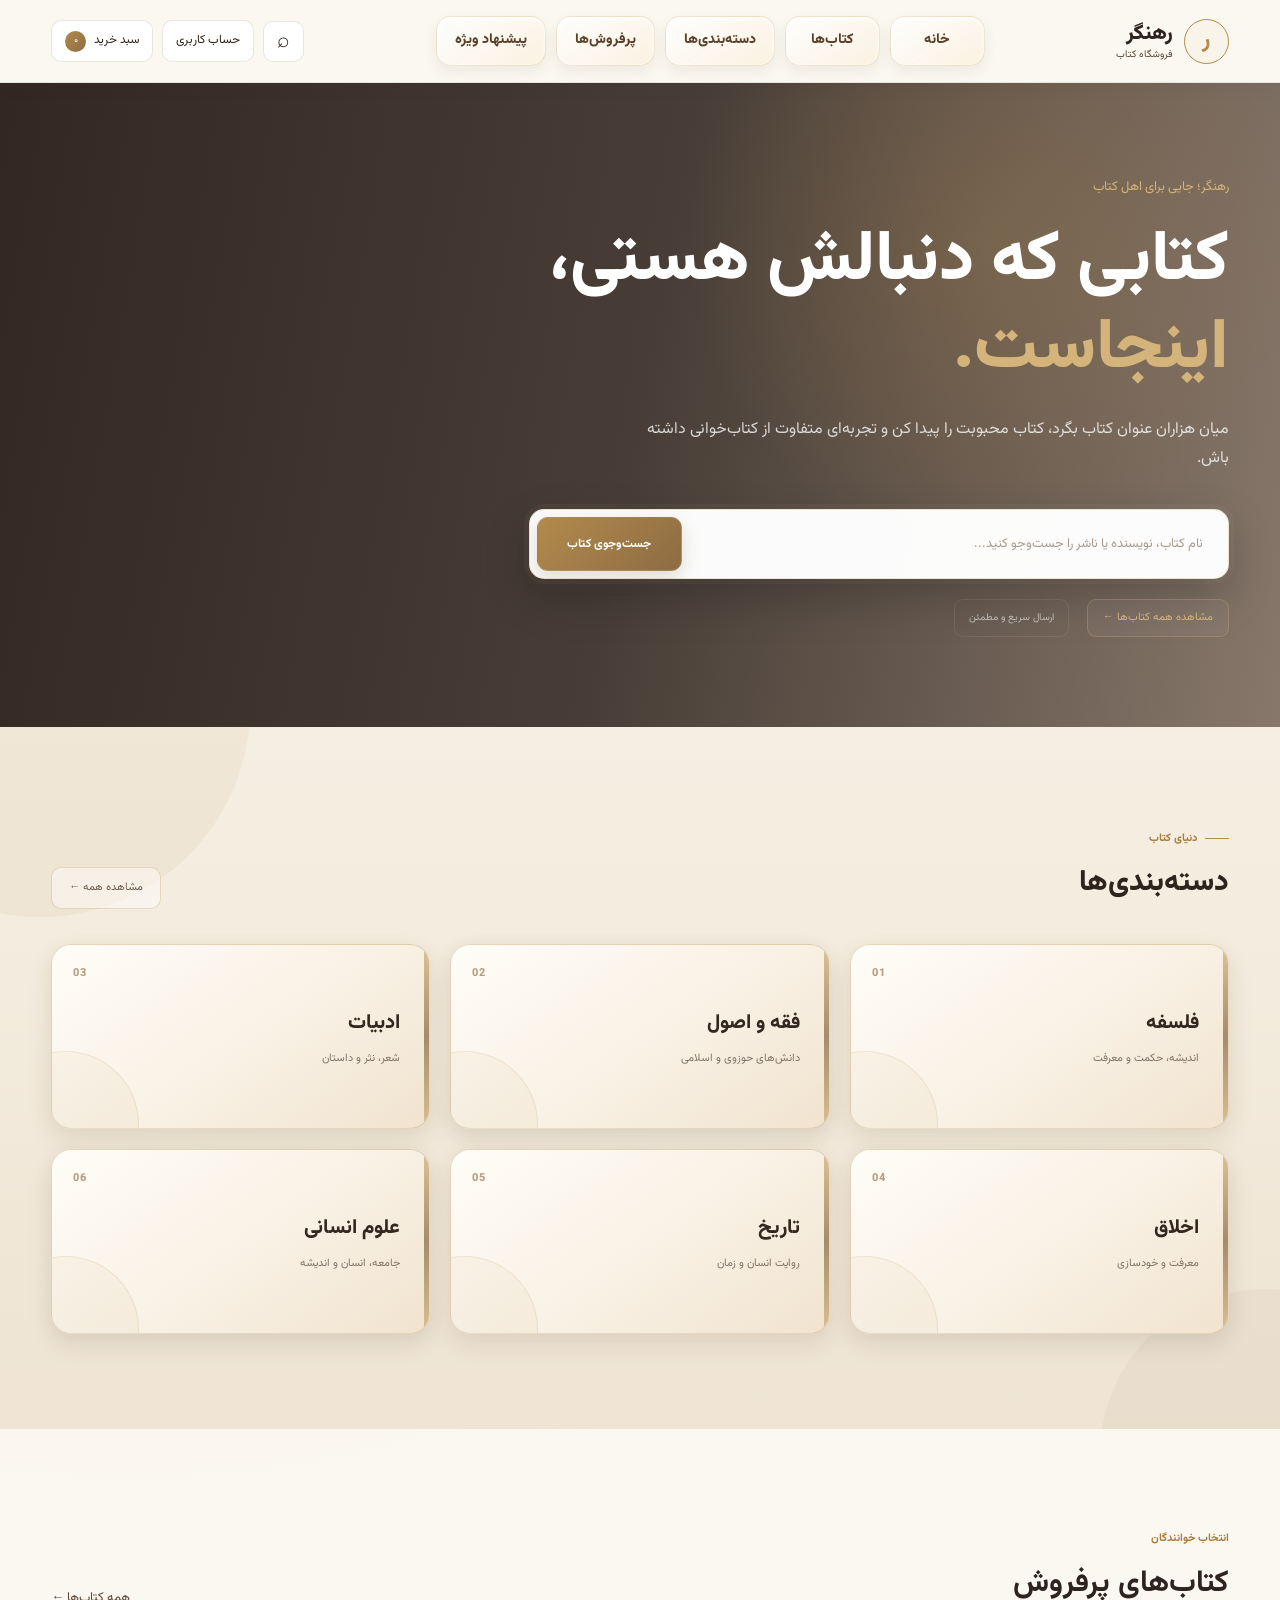
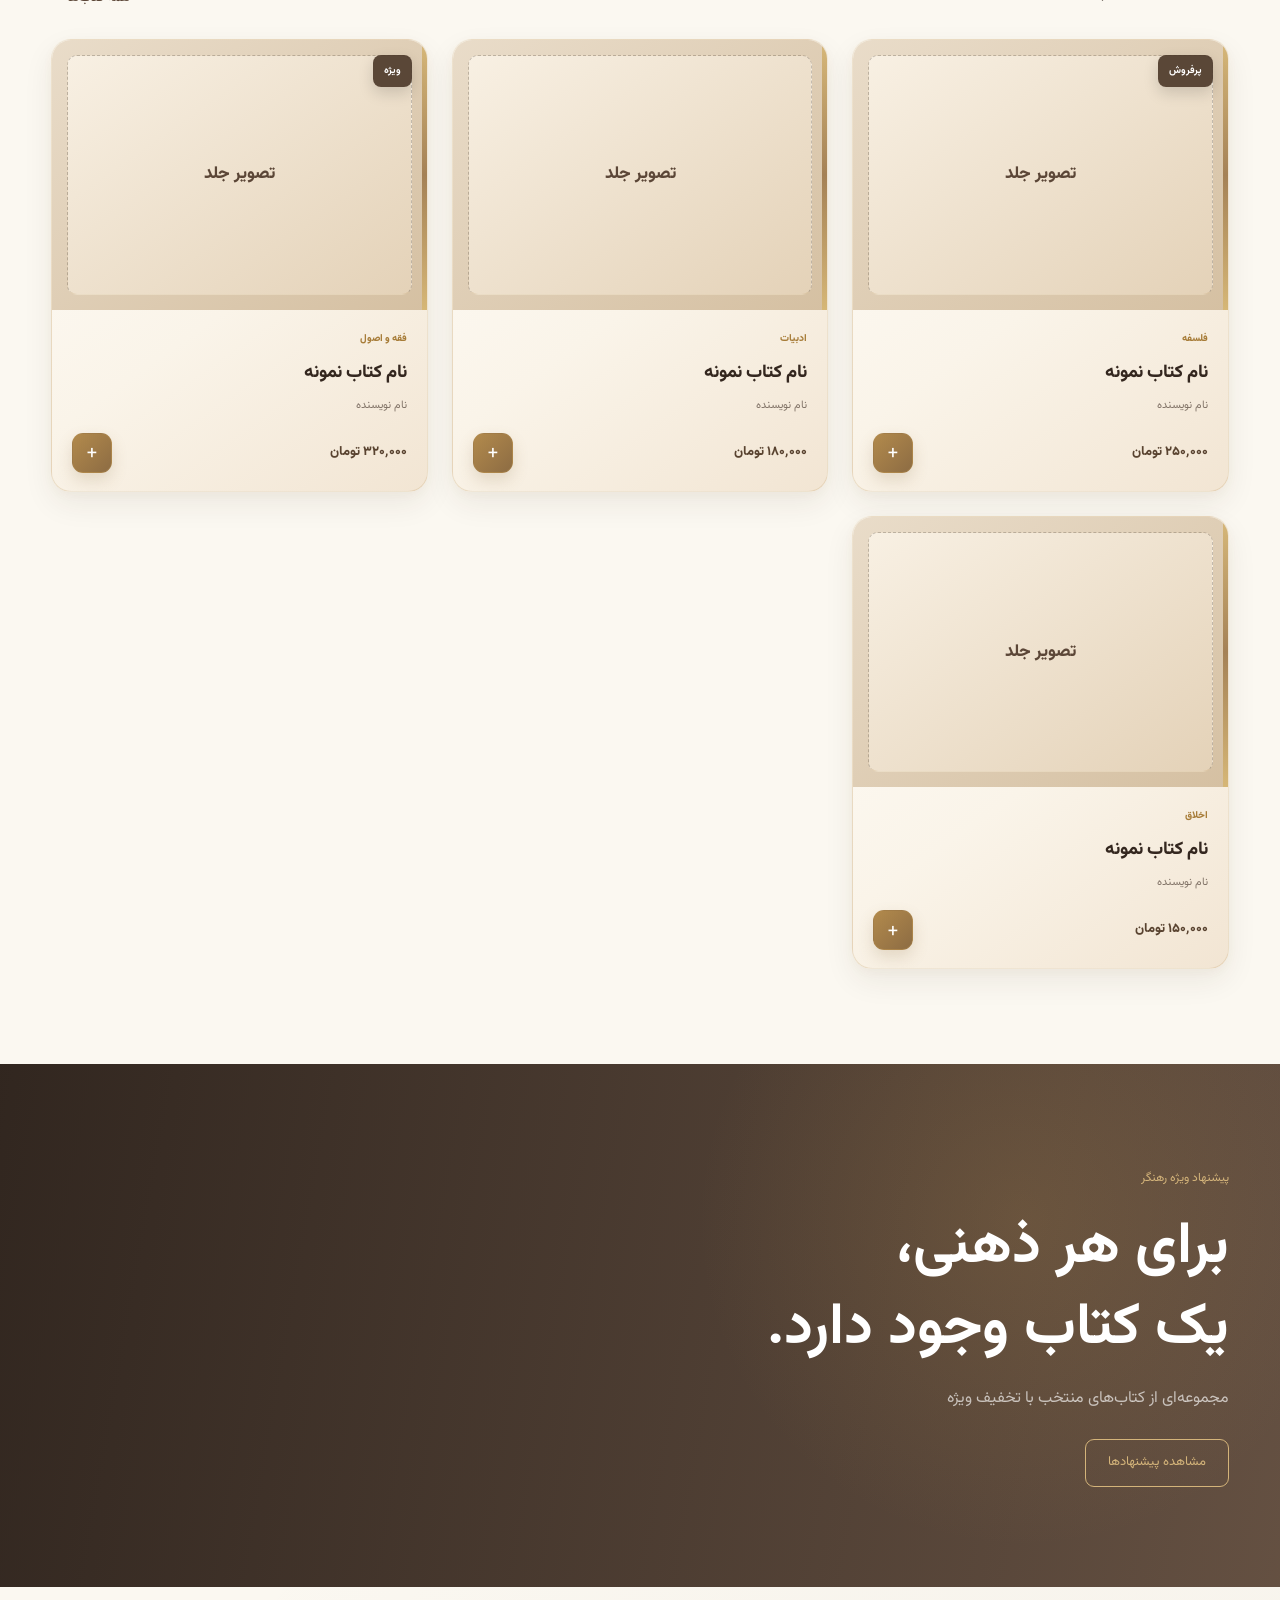
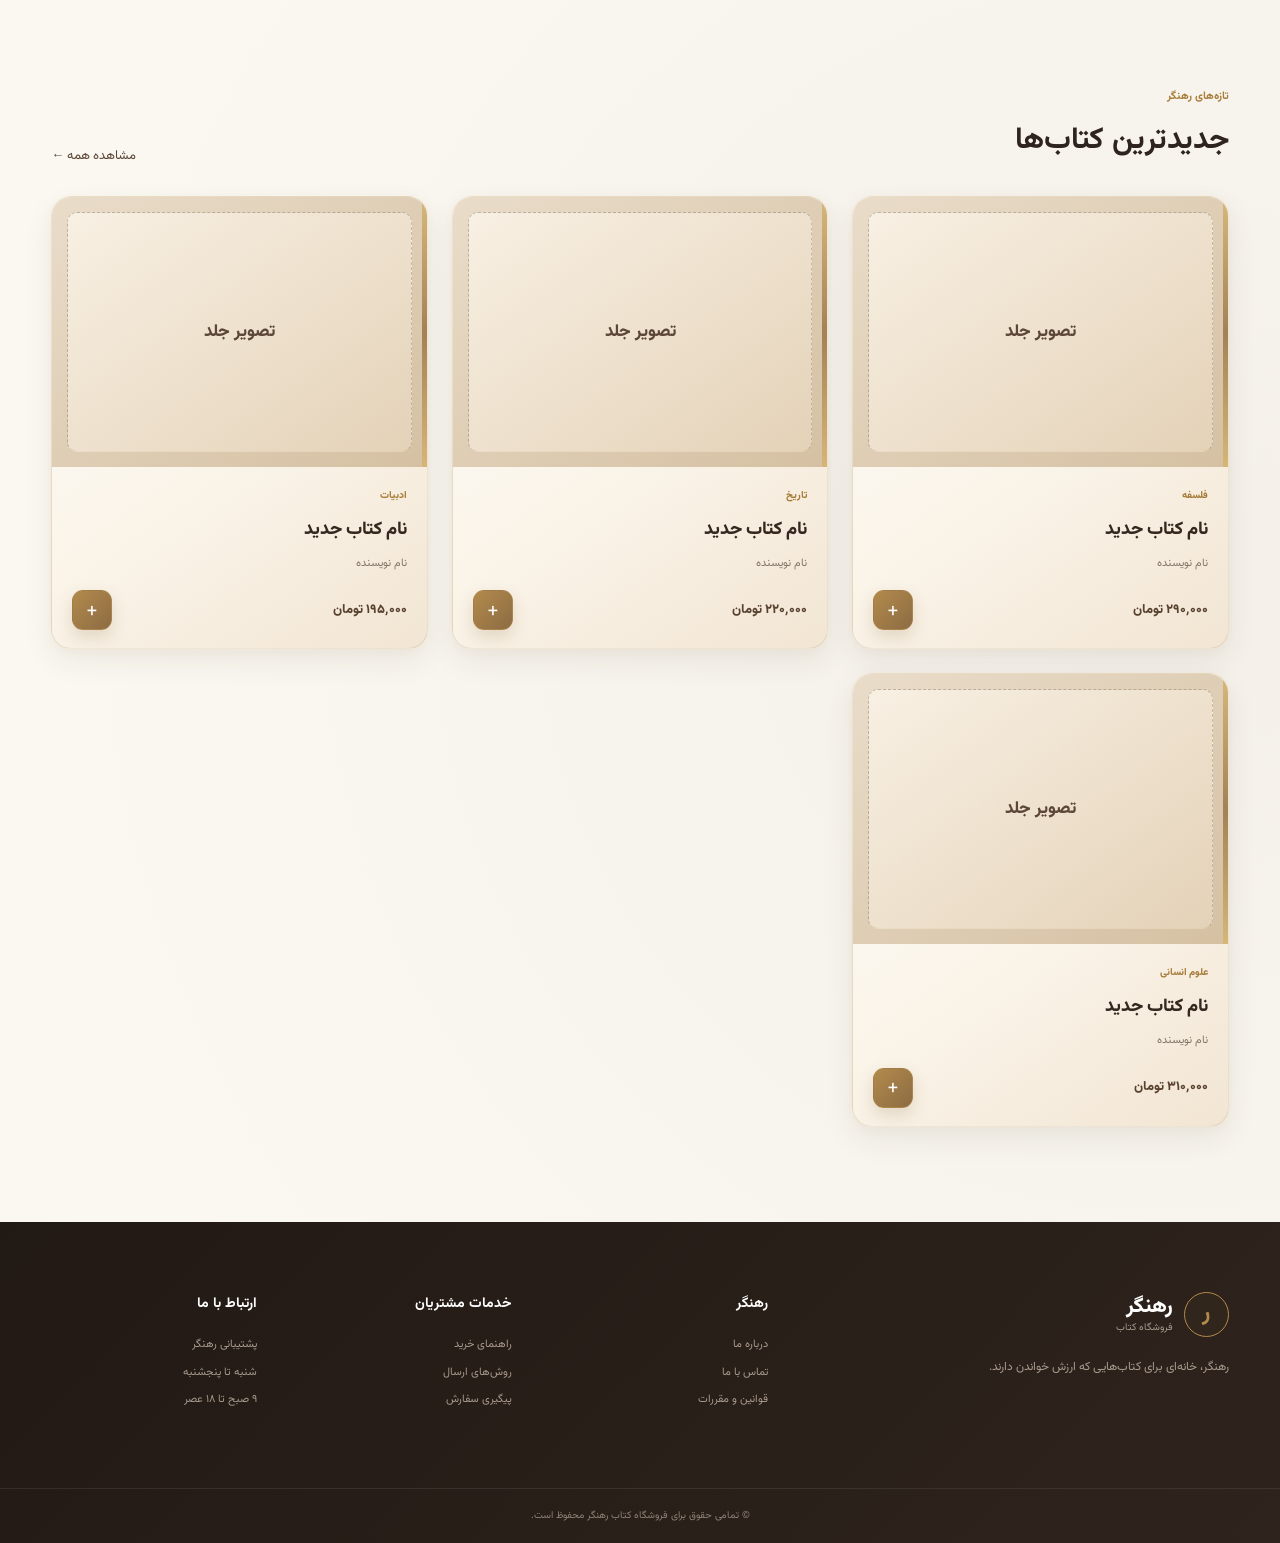
<file: index.html>
<!DOCTYPE html>
<html lang="fa" dir="rtl">
<head>
<link rel="stylesheet" href="style.css">
    <meta charset="UTF-8">
    <meta name="viewport" content="width=device-width, initial-scale=1.0">

    <title>رهنگر | فروشگاه کتاب</title>

    <meta name="description" content="رهنگر؛ فروشگاه آنلاین کتاب با مجموعه‌ای از کتاب‌های ارزشمند در حوزه‌های مختلف">

    <link rel="stylesheet" href="style.css">
</head>

<body>

    <!-- هدر -->
    <header class="header">

        <div class="container header-inner">

            <a href="index.html" class="logo">
                <span class="logo-mark">ر</span>
                <span class="logo-text">
                    <strong>رهنگر</strong>
                    <small>فروشگاه کتاب</small>
                </span>
            </a>

            <nav class="nav">
                <a href="index.html">خانه</a>
                <a href="pages/books.html">کتاب‌ها</a>
                <a href="#">دسته‌بندی‌ها</a>
                <a href="#">پرفروش‌ها</a>
                <a href="#">پیشنهاد ویژه</a>
            </nav>

            <div class="header-actions">
                <button class="icon-btn" aria-label="جست‌وجو">⌕</button>
                <a href="pages/account.html" class="account-btn">حساب کاربری</a>
                <a href="pages/cart.html" class="cart-btn">
                    سبد خرید
                    <span>۰</span>
                </a>
            </div>

        </div>

    </header>


    <!-- بخش اصلی -->
    <main>

        <!-- قهرمان -->
        <section class="hero">

            <div class="container hero-content">

                <div class="hero-text">

                    <span class="eyebrow">رهنگر؛ جایی برای اهل کتاب</span>

                    <h1>
                        کتابی که دنبالش هستی،
                        <span>اینجاست.</span>
                    </h1>

                    <p>
                        میان هزاران عنوان کتاب بگرد،
                        کتاب محبوبت را پیدا کن و
                        تجربه‌ای متفاوت از کتاب‌خوانی داشته باش.
                    </p>
<div class="hero-search">
    <input
        id="hero-search-input"
        type="text"
        placeholder="نام کتاب، نویسنده یا ناشر را جست‌وجو کنید..."
    >

    <button type="button" id="hero-search-button">
        جست‌وجوی کتاب
    </button>
</div>
                    <div class="hero-links">
                        <a href="pages/books.html">مشاهده همه کتاب‌ها ←</a>
                        <span>ارسال سریع و مطمئن</span>
                    </div>

                </div>

            </div>

        </section>


        <!-- دسته‌بندی‌ها -->
        <section class="categories section">

            <div class="container">

                <div class="section-heading">
                    <div>
                        <span>دنیای کتاب</span>
                        <h2>دسته‌بندی‌ها</h2>
                    </div>

                    <a href="#">مشاهده همه ←</a>
                </div>

                <div class="category-grid">

                    <a href="#" class="category-card">
                        <span>01</span>
                        <h3>فلسفه</h3>
                        <p>اندیشه، حکمت و معرفت</p>
                    </a>

                    <a href="#" class="category-card">
                        <span>02</span>
                        <h3>فقه و اصول</h3>
                        <p>دانش‌های حوزوی و اسلامی</p>
                    </a>

                    <a href="#" class="category-card">
                        <span>03</span>
                        <h3>ادبیات</h3>
                        <p>شعر، نثر و داستان</p>
                    </a>

                    <a href="#" class="category-card">
                        <span>04</span>
                        <h3>اخلاق</h3>
                        <p>معرفت و خودسازی</p>
                    </a>

                    <a href="#" class="category-card">
                        <span>05</span>
                        <h3>تاریخ</h3>
                        <p>روایت انسان و زمان</p>
                    </a>

                    <a href="#" class="category-card">
                        <span>06</span>
                        <h3>علوم انسانی</h3>
                        <p>جامعه، انسان و اندیشه</p>
                    </a>

                </div>

            </div>

        </section>


        <!-- پرفروش‌ها -->
        <section class="books-section section">

            <div class="container">

                <div class="section-heading">
                    <div>
                        <span>انتخاب خوانندگان</span>
                        <h2>کتاب‌های پرفروش</h2>
                    </div>

                    <a href="pages/books.html">همه کتاب‌ها ←</a>
                </div>

                <div class="books-grid">

                    <article class="book-card">

                        <div class="book-cover">
                            <div class="cover-placeholder">
                                تصویر جلد
                            </div>

                            <span class="book-badge">پرفروش</span>
                        </div>

                        <div class="book-info">
                            <span class="book-category">فلسفه</span>
                            <h3>نام کتاب نمونه</h3>
                            <p>نام نویسنده</p>

                            <div class="book-bottom">
                                <strong>۲۵۰٬۰۰۰ تومان</strong>
                                <button>+</button>
                            </div>
                        </div>

                    </article>


                    <article class="book-card">

                        <div class="book-cover">
                            <div class="cover-placeholder">
                                تصویر جلد
                            </div>
                        </div>

                        <div class="book-info">
                            <span class="book-category">ادبیات</span>
                            <h3>نام کتاب نمونه</h3>
                            <p>نام نویسنده</p>

                            <div class="book-bottom">
                                <strong>۱۸۰٬۰۰۰ تومان</strong>
                                <button>+</button>
                            </div>
                        </div>

                    </article>


                    <article class="book-card">

                        <div class="book-cover">
                            <div class="cover-placeholder">
                                تصویر جلد
                            </div>

                            <span class="book-badge">ویژه</span>
                        </div>

                        <div class="book-info">
                            <span class="book-category">فقه و اصول</span>
                            <h3>نام کتاب نمونه</h3>
                            <p>نام نویسنده</p>

                            <div class="book-bottom">
                                <strong>۳۲۰٬۰۰۰ تومان</strong>
                                <button>+</button>
                            </div>
                        </div>

                    </article>


                    <article class="book-card">

                        <div class="book-cover">
                            <div class="cover-placeholder">
                                تصویر جلد
                            </div>
                        </div>

                        <div class="book-info">
                            <span class="book-category">اخلاق</span>
                            <h3>نام کتاب نمونه</h3>
                            <p>نام نویسنده</p>

                            <div class="book-bottom">
                                <strong>۱۵۰٬۰۰۰ تومان</strong>
                                <button>+</button>
                            </div>
                        </div>

                    </article>

                </div>

            </div>

        </section>


        <!-- بنر ویژه -->
        <section class="special-banner">

            <div class="container special-content">

                <span>پیشنهاد ویژه رهنگر</span>

                <h2>
                    برای هر ذهنی،
                    <br>
                    یک کتاب وجود دارد.
                </h2>

                <p>
                    مجموعه‌ای از کتاب‌های منتخب با تخفیف ویژه
                </p>

                <a href="#">مشاهده پیشنهادها</a>

            </div>

        </section>


        <!-- جدیدترین کتاب‌ها -->
        <section class="books-section section">

            <div class="container">

                <div class="section-heading">
                    <div>
                        <span>تازه‌های رهنگر</span>
                        <h2>جدیدترین کتاب‌ها</h2>
                    </div>

                    <a href="pages/books.html">مشاهده همه ←</a>
                </div>

                <div class="books-grid">

                    <article class="book-card">
                        <div class="book-cover">
                            <div class="cover-placeholder">تصویر جلد</div>
                        </div>

                        <div class="book-info">
                            <span class="book-category">فلسفه</span>
                            <h3>نام کتاب جدید</h3>
                            <p>نام نویسنده</p>

                            <div class="book-bottom">
                                <strong>۲۹۰٬۰۰۰ تومان</strong>
                                <button>+</button>
                            </div>
                        </div>
                    </article>

                    <article class="book-card">
                        <div class="book-cover">
                            <div class="cover-placeholder">تصویر جلد</div>
                        </div>

                        <div class="book-info">
                            <span class="book-category">تاریخ</span>
                            <h3>نام کتاب جدید</h3>
                            <p>نام نویسنده</p>

                            <div class="book-bottom">
                                <strong>۲۲۰٬۰۰۰ تومان</strong>
                                <button>+</button>
                            </div>
                        </div>
                    </article>

                    <article class="book-card">
                        <div class="book-cover">
                            <div class="cover-placeholder">تصویر جلد</div>
                        </div>

                        <div class="book-info">
                            <span class="book-category">ادبیات</span>
                            <h3>نام کتاب جدید</h3>
                            <p>نام نویسنده</p>

                            <div class="book-bottom">
                                <strong>۱۹۵٬۰۰۰ تومان</strong>
                                <button>+</button>
                            </div>
                        </div>
                    </article>

                    <article class="book-card">
                        <div class="book-cover">
                            <div class="cover-placeholder">تصویر جلد</div>
                        </div>

                        <div class="book-info">
                            <span class="book-category">علوم انسانی</span>
                            <h3>نام کتاب جدید</h3>
                            <p>نام نویسنده</p>

                            <div class="book-bottom">
                                <strong>۳۱۰٬۰۰۰ تومان</strong>
                                <button>+</button>
                            </div>
                        </div>
                    </article>

                </div>

            </div>

        </section>

    </main>


    <!-- فوتر -->
    <footer class="footer">

        <div class="container footer-grid">

            <div class="footer-brand">

                <div class="logo">
                    <span class="logo-mark">ر</span>
                    <span class="logo-text">
                        <strong>رهنگر</strong>
                        <small>فروشگاه کتاب</small>
                    </span>
                </div>

                <p>
                    رهنگر، خانه‌ای برای کتاب‌هایی که
                    ارزش خواندن دارند.
                </p>

            </div>

            <div>
                <h3>رهنگر</h3>
                <a href="#">درباره ما</a>
                <a href="#">تماس با ما</a>
                <a href="#">قوانین و مقررات</a>
            </div>

            <div>
                <h3>خدمات مشتریان</h3>
                <a href="#">راهنمای خرید</a>
                <a href="#">روش‌های ارسال</a>
                <a href="#">پیگیری سفارش</a>
            </div>

            <div>
                <h3>ارتباط با ما</h3>
                <p>پشتیبانی رهنگر</p>
                <p>شنبه تا پنجشنبه</p>
                <p>۹ صبح تا ۱۸ عصر</p>
            </div>

        </div>

        <div class="footer-bottom">
            © تمامی حقوق برای فروشگاه کتاب رهنگر محفوظ است.
        </div>

    </footer>
<script src="pages/script.js"></script>

<script>
document.addEventListener("DOMContentLoaded", function () {

    const searchInput = document.getElementById("hero-search-input");
    const searchButton = document.getElementById("hero-search-button");

    if (!searchInput || !searchButton) return;

    function doSearch() {

        const searchText = searchInput.value.trim();

        if (!searchText) {
            alert("لطفاً نام کتاب، نویسنده یا ناشر را وارد کنید.");
            searchInput.focus();
            return;
        }

        window.location.href =
            "pages/books.html?search=" +
            encodeURIComponent(searchText);
    }

    searchButton.addEventListener("click", doSearch);

    searchInput.addEventListener("keydown", function (event) {
        if (event.key === "Enter") {
            event.preventDefault();
            doSearch();
        }
    });

});
</script>

</body>
</html>
</file>
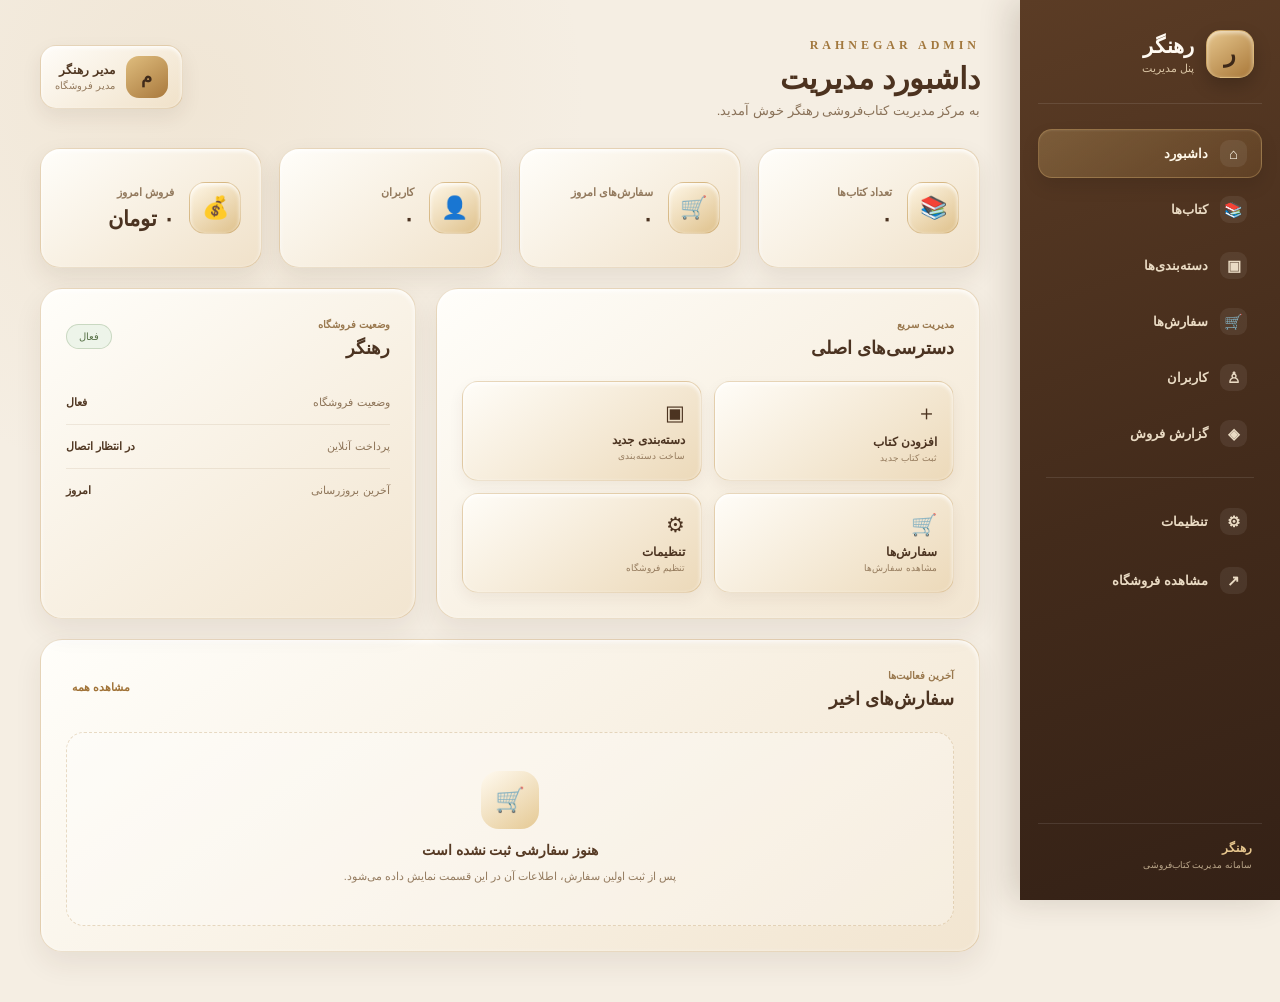
<file: admin/index.html>
<!DOCTYPE html>
<html lang="fa" dir="rtl">
<head>
    <meta charset="UTF-8">
    <meta name="viewport" content="width=device-width, initial-scale=1.0">

    <title>مدیریت رهنگر</title>

    <link rel="stylesheet" href="admin.css">
</head>

<body>

    <div class="admin-layout">

        <!-- نوار کناری -->
        <aside class="sidebar">

            <div class="sidebar-brand">
                <div class="brand-mark">ر</div>

                <div>
                    <strong>رهنگر</strong>
                    <span>پنل مدیریت</span>
                </div>
            </div>

            <nav class="sidebar-nav">

                <a href="#" class="nav-item active">
                    <span class="nav-icon">⌂</span>
                    <span>داشبورد</span>
                </a>

                <a href="#" class="nav-item">
                    <span class="nav-icon">📚</span>
                    <span>کتاب‌ها</span>
                </a>

                <a href="#" class="nav-item">
                    <span class="nav-icon">▣</span>
                    <span>دسته‌بندی‌ها</span>
                </a>

                <a href="#" class="nav-item">
                    <span class="nav-icon">🛒</span>
                    <span>سفارش‌ها</span>
                </a>

                <a href="#" class="nav-item">
                    <span class="nav-icon">♙</span>
                    <span>کاربران</span>
                </a>

                <a href="#" class="nav-item">
                    <span class="nav-icon">◈</span>
                    <span>گزارش فروش</span>
                </a>

                <div class="nav-divider"></div>

                <a href="#" class="nav-item">
                    <span class="nav-icon">⚙</span>
                    <span>تنظیمات</span>
                </a>

                <a href="../index.html" class="nav-item store-link">
                    <span class="nav-icon">↗</span>
                    <span>مشاهده فروشگاه</span>
                </a>

            </nav>

            <div class="sidebar-footer">
                <span>رهنگر</span>
                <small>سامانه مدیریت کتاب‌فروشی</small>
            </div>

        </aside>


        <!-- محتوای اصلی -->
        <main class="admin-main">

            <!-- هدر -->
            <header class="admin-header">

                <div>
                    <span class="header-eyebrow">RAHNEGAR ADMIN</span>
                    <h1>داشبورد مدیریت</h1>
                    <p>به مرکز مدیریت کتاب‌فروشی رهنگر خوش آمدید.</p>
                </div>

                <div class="admin-profile">

                    <div class="profile-avatar">
                        م
                    </div>

                    <div class="profile-info">
                        <strong>مدیر رهنگر</strong>
                        <span>مدیر فروشگاه</span>
                    </div>

                </div>

            </header>


            <!-- آمار -->
            <section class="stats-grid">

                <div class="stat-card">
                    <div class="stat-icon">📚</div>

                    <div class="stat-content">
                        <span>تعداد کتاب‌ها</span>
                        <strong>۰</strong>
                    </div>
                </div>


                <div class="stat-card">
                    <div class="stat-icon">🛒</div>

                    <div class="stat-content">
                        <span>سفارش‌های امروز</span>
                        <strong>۰</strong>
                    </div>
                </div>


                <div class="stat-card">
                    <div class="stat-icon">👤</div>

                    <div class="stat-content">
                        <span>کاربران</span>
                        <strong>۰</strong>
                    </div>
                </div>


                <div class="stat-card">
                    <div class="stat-icon">💰</div>

                    <div class="stat-content">
                        <span>فروش امروز</span>
                        <strong>۰ تومان</strong>
                    </div>
                </div>

            </section>


            <!-- بخش‌های داشبورد -->
            <section class="dashboard-grid">

                <div class="dashboard-card">

                    <div class="card-heading">

                        <div>
                            <span>مدیریت سریع</span>
                            <h2>دسترسی‌های اصلی</h2>
                        </div>

                    </div>


                    <div class="quick-actions">

                        <button type="button" class="quick-action">
                            <span>＋</span>
                            <strong>افزودن کتاب</strong>
                            <small>ثبت کتاب جدید</small>
                        </button>

                        <button type="button" class="quick-action">
                            <span>▣</span>
                            <strong>دسته‌بندی جدید</strong>
                            <small>ساخت دسته‌بندی</small>
                        </button>

                        <button type="button" class="quick-action">
                            <span>🛒</span>
                            <strong>سفارش‌ها</strong>
                            <small>مشاهده سفارش‌ها</small>
                        </button>

                        <button type="button" class="quick-action">
                            <span>⚙</span>
                            <strong>تنظیمات</strong>
                            <small>تنظیم فروشگاه</small>
                        </button>

                    </div>

                </div>


                <div class="dashboard-card">

                    <div class="card-heading">

                        <div>
                            <span>وضعیت فروشگاه</span>
                            <h2>رهنگر</h2>
                        </div>

                        <span class="status-badge">
                            فعال
                        </span>

                    </div>


                    <div class="store-status">

                        <div class="status-row">
                            <span>وضعیت فروشگاه</span>
                            <strong>فعال</strong>
                        </div>

                        <div class="status-row">
                            <span>پرداخت آنلاین</span>
                            <strong>در انتظار اتصال</strong>
                        </div>

                        <div class="status-row">
                            <span>آخرین بروزرسانی</span>
                            <strong>امروز</strong>
                        </div>

                    </div>

                </div>

            </section>


            <!-- سفارش‌ها -->
            <section class="dashboard-card recent-orders">

                <div class="card-heading">

                    <div>
                        <span>آخرین فعالیت‌ها</span>
                        <h2>سفارش‌های اخیر</h2>
                    </div>

                    <button type="button" class="view-all">
                        مشاهده همه
                    </button>

                </div>


                <div class="empty-state">

                    <div class="empty-icon">
                        🛒
                    </div>

                    <h3>هنوز سفارشی ثبت نشده است</h3>

                    <p>
                        پس از ثبت اولین سفارش، اطلاعات آن در این قسمت نمایش داده می‌شود.
                    </p>

                </div>

            </section>

        </main>

    </div>


    <script src="admin.js"></script>

</body>
</html>
</file>
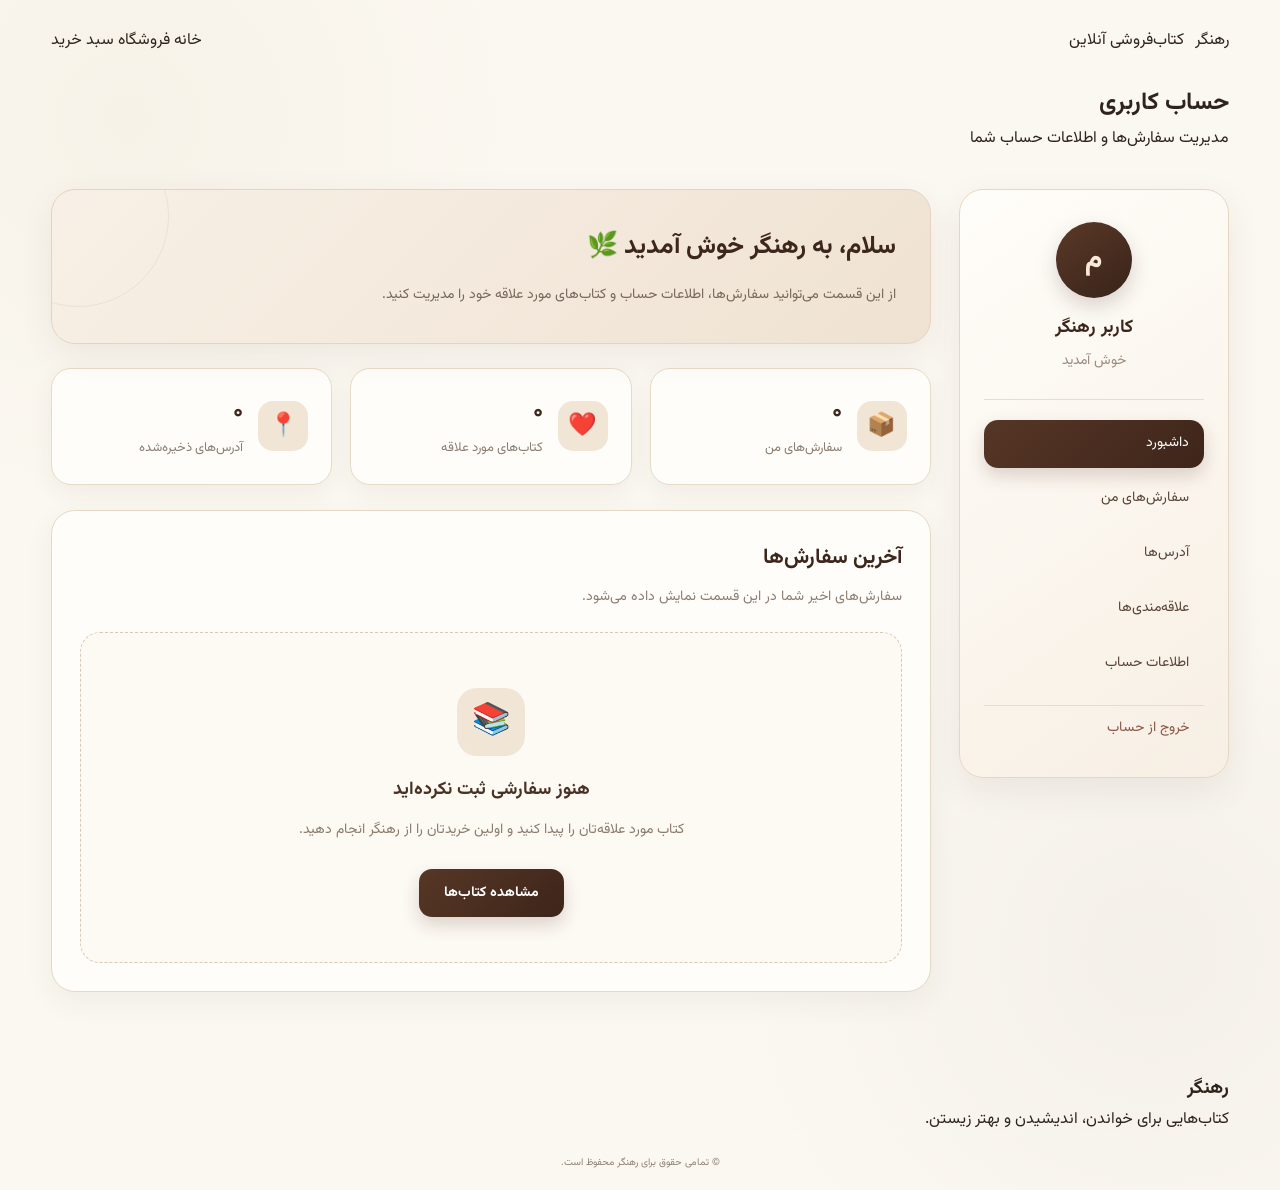
<file: pages/account.html>
<!DOCTYPE html>
<html lang="fa" dir="rtl">
<head>
    <meta charset="UTF-8">
    <meta name="viewport" content="width=device-width, initial-scale=1.0">

    <title>حساب کاربری | رهنگر</title>

    <link rel="stylesheet" href="../style.css">
</head>

<body>

<header class="site-header">

    <div class="container header-inner">

        <a href="../index.html" class="logo">
            رهنگر
            <span>کتاب‌فروشی آنلاین</span>
        </a>

        <nav class="main-nav">
            <a href="../index.html">خانه</a>
            <a href="books.html">فروشگاه</a>
            <a href="cart.html">سبد خرید</a>
        </nav>

    </div>

</header>


<main class="container">

    <section class="page-header">

        <h1>حساب کاربری</h1>

        <p>
            مدیریت سفارش‌ها و اطلاعات حساب شما
        </p>

    </section>


    <section class="account-layout">


        <aside class="account-sidebar">

            <div class="account-profile">

                <div class="profile-avatar">
                    م
                </div>

                <h3>کاربر رهنگر</h3>

                <p>
                    خوش آمدید
                </p>

            </div>


            <nav class="account-menu">

                <a href="#" class="active">
                    داشبورد
                </a>
<a href="orders.html">
    سفارش‌های من
</a>
                <a href="#">
                    آدرس‌ها
                </a>

                <a href="#">
                    علاقه‌مندی‌ها
                </a>

                <a href="#">
                    اطلاعات حساب
                </a>

                <a href="#">
                    خروج از حساب
                </a>

            </nav>

        </aside>


        <section class="account-content">


            <div class="account-welcome">

                <h2>
                    سلام، به رهنگر خوش آمدید 🌿
                </h2>

                <p>
                    از این قسمت می‌توانید سفارش‌ها، اطلاعات حساب و
                    کتاب‌های مورد علاقه خود را مدیریت کنید.
                </p>

            </div>


            <div class="account-cards">


                <div class="account-card">

                    <span class="account-icon">
                        📦
                    </span>

                    <div>
                        <strong>۰</strong>
                        <p>سفارش‌های من</p>
                    </div>

                </div>


                <div class="account-card">

                    <span class="account-icon">
                        ❤️
                    </span>

                    <div>
                        <strong>۰</strong>
                        <p>کتاب‌های مورد علاقه</p>
                    </div>

                </div>


                <div class="account-card">

                    <span class="account-icon">
                        📍
                    </span>

                    <div>
                        <strong>۰</strong>
                        <p>آدرس‌های ذخیره‌شده</p>
                    </div>

                </div>


            </div>


            <div class="recent-orders">

                <div class="section-title">

                    <div>
                        <h2>آخرین سفارش‌ها</h2>
                        <p>سفارش‌های اخیر شما در این قسمت نمایش داده می‌شود.</p>
                    </div>

                </div>


                <div class="empty-orders">

                    <div class="empty-icon">
                        📚
                    </div>

                    <h3>
                        هنوز سفارشی ثبت نکرده‌اید
                    </h3>

                    <p>
                        کتاب مورد علاقه‌تان را پیدا کنید و اولین خریدتان را
                        از رهنگر انجام دهید.
                    </p>

                    <a href="books.html" class="btn-primary">
                        مشاهده کتاب‌ها
                    </a>

                </div>

            </div>


        </section>

    </section>

</main>


<footer class="site-footer">

    <div class="container">

        <h3>رهنگر</h3>

        <p>
            کتاب‌هایی برای خواندن، اندیشیدن و بهتر زیستن.
        </p>

        <div class="footer-bottom">
            © تمامی حقوق برای رهنگر محفوظ است.
        </div>

    </div>

</footer>

<style>

/* ========================================
   حساب کاربری رهنگر
======================================== */

.account-layout {
    display: grid;
    grid-template-columns: 270px minmax(0, 1fr);
    gap: 28px;
    margin: 35px 0 80px;
}


/* ========================================
   ستون کناری
======================================== */

.account-sidebar {
    background: linear-gradient(
        145deg,
        #fffdf9,
        #f7efe4
    );

    border: 1px solid #e6d7c4;

    border-radius: 24px;

    padding: 24px;

    height: fit-content;

    box-shadow:
        0 12px 35px rgba(75, 46, 32, 0.08);
}


.account-profile {
    text-align: center;

    padding: 8px 0 24px;

    border-bottom: 1px solid #e8dccd;
}


.profile-avatar {
    width: 76px;
    height: 76px;

    margin: 0 auto 14px;

    border-radius: 50%;

    background:
        linear-gradient(
            145deg,
            #5a3928,
            #382319
        );

    color: #f8ead7;

    display: flex;

    align-items: center;
    justify-content: center;

    font-size: 28px;

    font-weight: 800;

    box-shadow:
        0 8px 20px rgba(59, 35, 25, 0.18);
}


.account-profile h3 {
    margin: 8px 0 5px;

    color: #3d271d;

    font-size: 18px;
}


.account-profile p {
    margin: 0;

    color: #9a8b7d;

    font-size: 14px;
}


/* ========================================
   منوی حساب
======================================== */

.account-menu {
    display: flex;

    flex-direction: column;

    gap: 7px;

    margin-top: 20px;
}


.account-menu a {
    display: flex;

    align-items: center;

    min-height: 48px;

    padding: 0 15px;

    border-radius: 14px;

    color: #594337;

    text-decoration: none;

    font-size: 14px;

    transition:
        background 0.25s ease,
        color 0.25s ease,
        transform 0.25s ease;
}


.account-menu a:hover {
    background: #efe3d4;

    color: #392218;

    transform: translateX(-3px);
}


.account-menu a.active {
    background:
        linear-gradient(
            135deg,
            #563626,
            #3e251a
        );

    color: #fff;

    box-shadow:
        0 8px 18px rgba(70, 40, 27, 0.18);
}


.account-menu a:last-child {
    margin-top: 10px;

    border-top: 1px solid #e8dccd;

    border-radius: 0 0 14px 14px;

    color: #8b5548;
}


/* ========================================
   محتوای اصلی
======================================== */

.account-content {
    min-width: 0;
}


/* ========================================
   خوش‌آمدگویی
======================================== */

.account-welcome {
    position: relative;

    overflow: hidden;

    background:
        linear-gradient(
            135deg,
            #f8f0e6,
            #efe2d2
        );

    border: 1px solid #e4d4c0;

    border-radius: 24px;

    padding: 34px;

    margin-bottom: 24px;

    box-shadow:
        0 12px 35px rgba(75, 46, 32, 0.07);
}


.account-welcome::before {
    content: "";

    position: absolute;

    width: 180px;
    height: 180px;

    border-radius: 50%;

    border: 1px solid rgba(91, 61, 43, 0.08);

    left: -65px;
    top: -65px;
}


.account-welcome h2 {
    margin: 0 0 12px;

    color: #3d271d;

    font-size: 25px;
}


.account-welcome p {
    max-width: 650px;

    margin: 0;

    color: #77685c;

    line-height: 2;

    font-size: 14px;
}


/* ========================================
   کارت‌های آماری
======================================== */

.account-cards {
    display: grid;

    grid-template-columns:
        repeat(3, minmax(0, 1fr));

    gap: 18px;

    margin-bottom: 25px;
}


.account-card {
    background: #fffdfa;

    border: 1px solid #e7dac9;

    border-radius: 20px;

    padding: 23px;

    display: flex;

    align-items: center;

    gap: 15px;

    box-shadow:
        0 8px 25px rgba(75, 46, 32, 0.06);

    transition:
        transform 0.25s ease,
        box-shadow 0.25s ease,
        border-color 0.25s ease;
}


.account-card:hover {
    transform: translateY(-4px);

    border-color: #c8a878;

    box-shadow:
        0 14px 30px rgba(75, 46, 32, 0.11);
}


.account-icon {
    width: 50px;
    height: 50px;

    flex-shrink: 0;

    display: flex;

    align-items: center;
    justify-content: center;

    border-radius: 15px;

    background: #f1e5d6;

    font-size: 23px;
}


.account-card strong {
    display: block;

    color: #3d271d;

    font-size: 23px;
}


.account-card p {
    margin: 4px 0 0;

    color: #8b7d70;

    font-size: 13px;
}


/* ========================================
   سفارش‌های اخیر
======================================== */

.recent-orders {
    background: #fffdfa;

    border: 1px solid #e6d8c7;

    border-radius: 24px;

    padding: 28px;

    box-shadow:
        0 10px 30px rgba(75, 46, 32, 0.06);
}


.section-title {
    margin-bottom: 5px;
}


.section-title h2 {
    margin: 0 0 8px;

    color: #3d271d;

    font-size: 21px;
}


.section-title p {
    margin: 0;

    color: #8c7d70;

    font-size: 14px;
}


/* ========================================
   سفارش خالی
======================================== */

.empty-orders {
    text-align: center;

    padding: 55px 20px 45px;

    margin-top: 22px;

    border: 1px dashed #d9c8b4;

    border-radius: 20px;

    background: #fdf9f3;
}


.empty-icon {
    width: 68px;
    height: 68px;

    margin: 0 auto 18px;

    border-radius: 20px;

    background: #f1e5d6;

    display: flex;

    align-items: center;
    justify-content: center;

    font-size: 31px;
}


.empty-orders h3 {
    margin: 0 0 10px;

    color: #493126;

    font-size: 18px;
}


.empty-orders p {
    max-width: 480px;

    margin: 0 auto 25px;

    color: #8a7b6d;

    line-height: 2;

    font-size: 14px;
}


/* ========================================
   دکمه مشاهده کتاب‌ها
======================================== */

.empty-orders .btn-primary {
    display: inline-flex;

    align-items: center;
    justify-content: center;

    min-height: 48px;

    padding: 0 25px;

    border-radius: 13px;

    background:
        linear-gradient(
            135deg,
            #573726,
            #3d251a
        );

    color: #fff;

    text-decoration: none;

    font-size: 14px;

    box-shadow:
        0 8px 18px rgba(65, 38, 25, 0.18);

    transition:
        transform 0.2s ease,
        box-shadow 0.2s ease;
}


.empty-orders .btn-primary:hover {
    transform: translateY(-2px);

    box-shadow:
        0 12px 25px rgba(65, 38, 25, 0.25);
}


/* ========================================
   موبایل
======================================== */

@media (max-width: 900px) {

    .account-layout {
        grid-template-columns: 1fr;
    }

    .account-sidebar {
        width: auto;
    }

    .account-menu {
        display: grid;

        grid-template-columns:
            repeat(2, minmax(0, 1fr));
    }

}


@media (max-width: 600px) {

    .account-layout {
        margin-top: 20px;

        gap: 18px;
    }

    .account-sidebar,
    .account-welcome,
    .recent-orders {
        border-radius: 18px;
    }

    .account-welcome {
        padding: 25px 20px;
    }

    .account-welcome h2 {
        font-size: 21px;
    }

    .account-cards {
        grid-template-columns: 1fr;
    }

    .account-menu {
        grid-template-columns: 1fr;
    }

    .recent-orders {
        padding: 20px;
    }

    .empty-orders {
        padding: 40px 15px;
    }

}

</style>
</body>
</html>
</file>
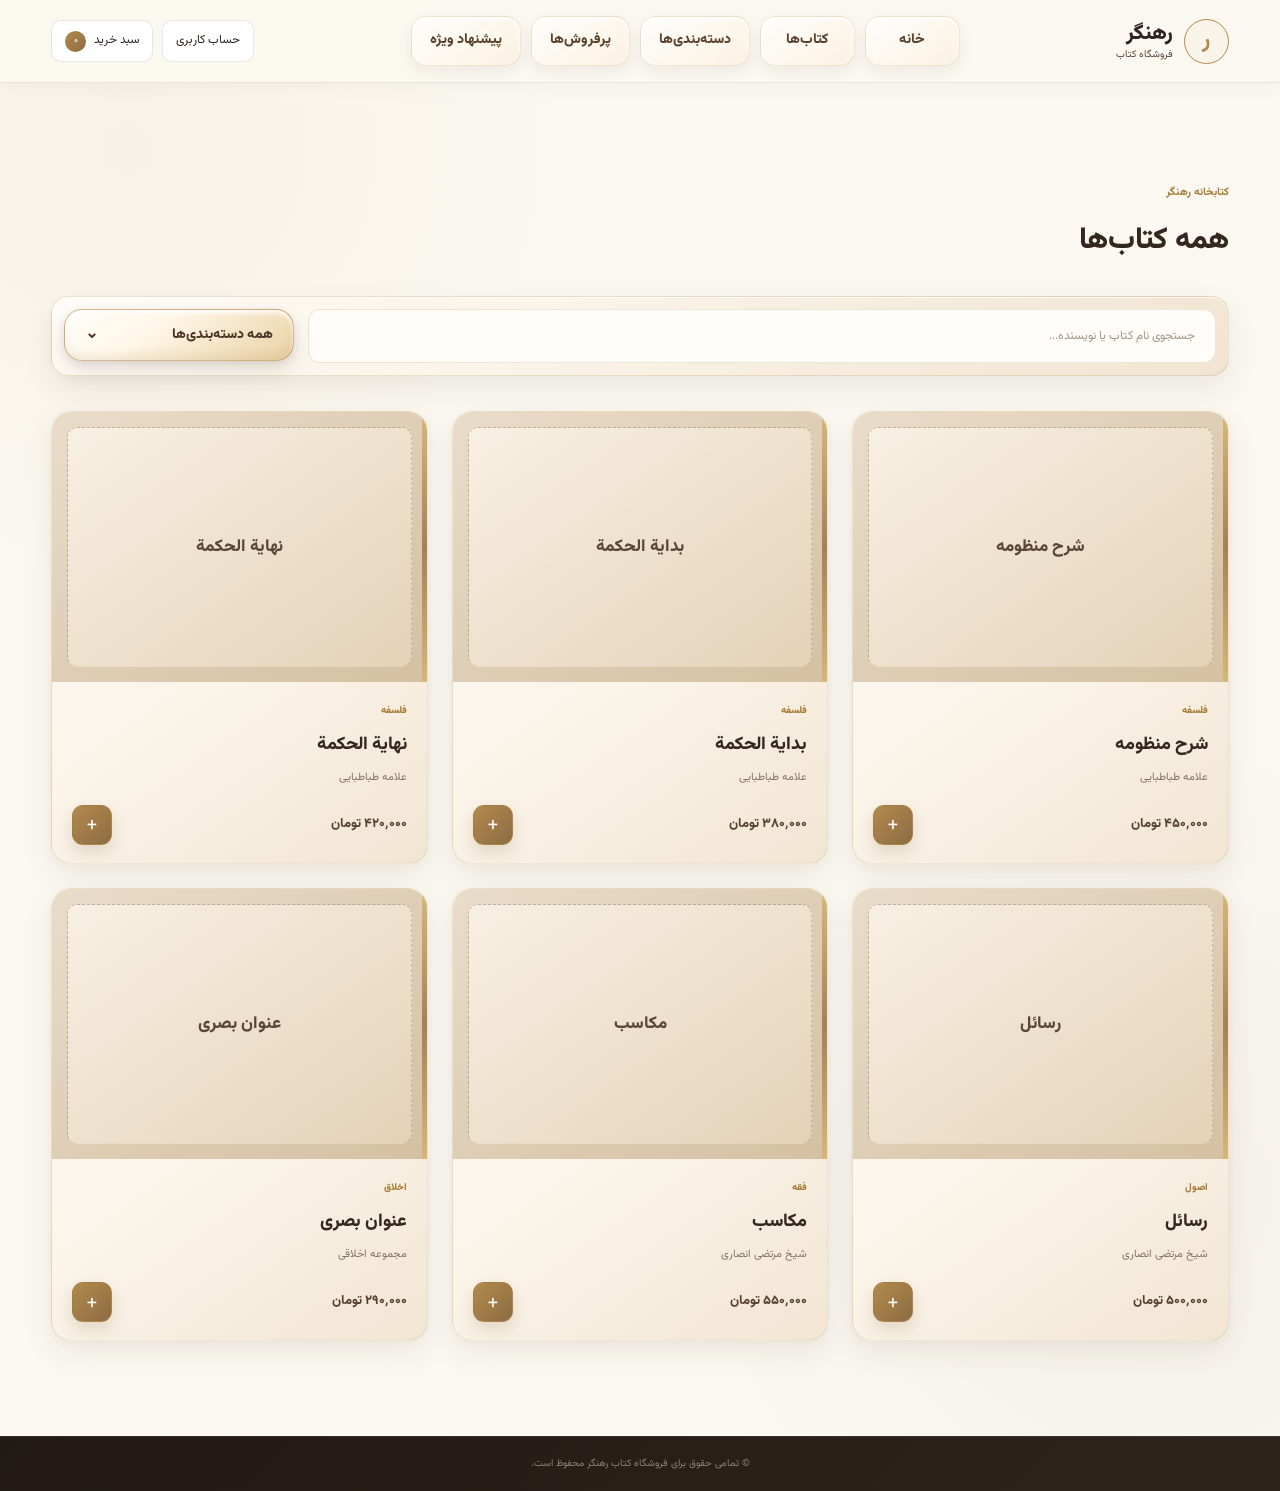
<file: pages/books.html>
<!DOCTYPE html>
<html lang="fa" dir="rtl">

<head>
    <meta charset="UTF-8">
    <meta name="viewport" content="width=device-width, initial-scale=1.0">

    <title>کتاب‌ها | رهنگر</title>

    <link rel="stylesheet" href="../style.css">
</head>

<body>

<header class="header">

    <div class="container header-inner">

        <a href="../index.html" class="logo">

            <span class="logo-mark">
                ر
            </span>

            <span class="logo-text">

                <strong>
                    رهنگر
                </strong>

                <small>
                    فروشگاه کتاب
                </small>

            </span>

        </a>


        <nav class="nav">

            <a href="../index.html">
                خانه
            </a>

            <a href="books.html">
                کتاب‌ها
            </a>

            <a href="#">
                دسته‌بندی‌ها
            </a>

            <a href="#">
                پرفروش‌ها
            </a>

            <a href="#">
                پیشنهاد ویژه
            </a>

        </nav>


        <div class="header-actions">

            <a
                href="account.html"
                class="account-btn"
            >
                حساب کاربری
            </a>


            <a
                href="cart.html"
                class="cart-btn"
            >

                سبد خرید

                <span id="cart-count">
                    ۰
                </span>

            </a>

        </div>

    </div>

</header>



<main>

    <section class="section">

        <div class="container">


            <div class="section-heading">

                <div>

                    <span>
                        کتابخانه رهنگر
                    </span>

                    <h1>
                        همه کتاب‌ها
                    </h1>

                </div>

            </div>



            <!-- ابزار جستجو -->

            <div class="books-tools">

                <input
                    type="text"
                    id="book-search"
                    placeholder="جستجوی نام کتاب یا نویسنده..."
                >


                <select id="category-filter">

                    <option value="all">
                        همه دسته‌بندی‌ها
                    </option>

                    <option value="فلسفه">
                        فلسفه
                    </option>

                    <option value="فقه">
                        فقه
                    </option>

                    <option value="اصول">
                        اصول
                    </option>

                    <option value="ادبیات">
                        ادبیات
                    </option>

                    <option value="اخلاق">
                        اخلاق
                    </option>

                    <option value="تفسیر">
                        تفسیر
                    </option>

                </select>

            </div>



            <!-- =========================
                 کتاب‌ها
            ========================== -->

            <div
                class="books-grid"
                id="books-grid"
            >


                <!-- ۱ -->

                <article
                    class="book-card"
                    data-category="فلسفه"
                >

                    <a href="book.html">

                        <div class="book-cover">

                            <div class="cover-placeholder">

                                شرح منظومه

                            </div>

                        </div>

                    </a>


                    <div class="book-info">

                        <span class="book-category">
                            فلسفه
                        </span>


                        <h3>

                            <a href="book.html">
                                شرح منظومه
                            </a>

                        </h3>


                        <p>
                            علامه طباطبایی
                        </p>


                        <div class="book-bottom">

                            <strong>
                                ۴۵۰٬۰۰۰ تومان
                            </strong>


                            <button
                                type="button"
                                onclick="addToCart({
                                    id: 1,
                                    title: 'شرح منظومه',
                                    author: 'علامه طباطبایی',
                                    price: 450000
                                })"
                            >
                                +
                            </button>

                        </div>

                    </div>

                </article>



                <!-- ۲ -->

                <article
                    class="book-card"
                    data-category="فلسفه"
                >

                    <a href="book.html">

                        <div class="book-cover">

                            <div class="cover-placeholder">

                                بدایة الحکمة

                            </div>

                        </div>

                    </a>


                    <div class="book-info">

                        <span class="book-category">
                            فلسفه
                        </span>


                        <h3>
                            بدایة الحکمة
                        </h3>


                        <p>
                            علامه طباطبایی
                        </p>


                        <div class="book-bottom">

                            <strong>
                                ۳۸۰٬۰۰۰ تومان
                            </strong>


                            <button
                                type="button"
                                onclick="addToCart({
                                    id: 2,
                                    title: 'بدایة الحکمة',
                                    author: 'علامه طباطبایی',
                                    price: 380000
                                })"
                            >
                                +
                            </button>

                        </div>

                    </div>

                </article>



                <!-- ۳ -->

                <article
                    class="book-card"
                    data-category="فلسفه"
                >

                    <a href="book.html">

                        <div class="book-cover">

                            <div class="cover-placeholder">

                                نهایة الحکمة

                            </div>

                        </div>

                    </a>


                    <div class="book-info">

                        <span class="book-category">
                            فلسفه
                        </span>


                        <h3>
                            نهایة الحکمة
                        </h3>


                        <p>
                            علامه طباطبایی
                        </p>


                        <div class="book-bottom">

                            <strong>
                                ۴۲۰٬۰۰۰ تومان
                            </strong>


                            <button
                                type="button"
                                onclick="addToCart({
                                    id: 3,
                                    title: 'نهایة الحکمة',
                                    author: 'علامه طباطبایی',
                                    price: 420000
                                })"
                            >
                                +
                            </button>

                        </div>

                    </div>

                </article>



                <!-- ۴ -->

                <article
                    class="book-card"
                    data-category="اصول"
                >

                    <a href="book.html">

                        <div class="book-cover">

                            <div class="cover-placeholder">

                                رسائل

                            </div>

                        </div>

                    </a>


                    <div class="book-info">

                        <span class="book-category">
                            اصول
                        </span>


                        <h3>
                            رسائل
                        </h3>


                        <p>
                            شیخ مرتضی انصاری
                        </p>


                        <div class="book-bottom">

                            <strong>
                                ۵۰۰٬۰۰۰ تومان
                            </strong>


                            <button
                                type="button"
                                onclick="addToCart({
                                    id: 4,
                                    title: 'رسائل',
                                    author: 'شیخ مرتضی انصاری',
                                    price: 500000
                                })"
                            >
                                +
                            </button>

                        </div>

                    </div>

                </article>



                <!-- ۵ -->

                <article
                    class="book-card"
                    data-category="فقه"
                >

                    <a href="book.html">

                        <div class="book-cover">

                            <div class="cover-placeholder">

                                مکاسب

                            </div>

                        </div>

                    </a>


                    <div class="book-info">

                        <span class="book-category">
                            فقه
                        </span>


                        <h3>
                            مکاسب
                        </h3>


                        <p>
                            شیخ مرتضی انصاری
                        </p>


                        <div class="book-bottom">

                            <strong>
                                ۵۵۰٬۰۰۰ تومان
                            </strong>


                            <button
                                type="button"
                                onclick="addToCart({
                                    id: 5,
                                    title: 'مکاسب',
                                    author: 'شیخ مرتضی انصاری',
                                    price: 550000
                                })"
                            >
                                +
                            </button>

                        </div>

                    </div>

                </article>



                <!-- ۶ -->

                <article
                    class="book-card"
                    data-category="اخلاق"
                >

                    <a href="book.html">

                        <div class="book-cover">

                            <div class="cover-placeholder">

                                عنوان بصری

                            </div>

                        </div>

                    </a>


                    <div class="book-info">

                        <span class="book-category">
                            اخلاق
                        </span>


                        <h3>
                            عنوان بصری
                        </h3>


                        <p>
                            مجموعه اخلاقی
                        </p>


                        <div class="book-bottom">

                            <strong>
                                ۲۹۰٬۰۰۰ تومان
                            </strong>


                            <button
                                type="button"
                                onclick="addToCart({
                                    id: 6,
                                    title: 'عنوان بصری',
                                    author: 'مجموعه اخلاقی',
                                    price: 290000
                                })"
                            >
                                +
                            </button>

                        </div>

                    </div>

                </article>


            </div>

        </div>

    </section>

</main>



<footer class="footer">

    <div class="footer-bottom">

        © تمامی حقوق برای فروشگاه کتاب رهنگر محفوظ است.

    </div>

</footer>



<!-- فقط یک بار -->

<script src="script.js"></script>
<script>

/* =====================================================
   جستجو و فیلتر کتاب‌ها
===================================================== */

const searchInput = document.getElementById("book-search");
const categoryFilter = document.getElementById("category-filter");
const bookCards = document.querySelectorAll(".book-card");


function normalizeText(text) {

    return String(text || "")
        .trim()
        .toLowerCase()
        .replace(/ي/g, "ی")
        .replace(/ى/g, "ی")
        .replace(/ك/g, "ک")
        .replace(/\u200c/g, " ")
        .replace(/\s+/g, " ");

}


function filterBooks() {

    const search = normalizeText(searchInput.value);

    const category = categoryFilter.value;

    let foundBooks = 0;


    bookCards.forEach(card => {

        const title =
            normalizeText(
                card.querySelector("h3")?.innerText
            );

        const author =
            normalizeText(
                card.querySelector(".book-info p")?.innerText
            );

        const bookCategory =
            normalizeText(
                card.querySelector(".book-category")?.innerText
            );


        const matchesSearch =
            !search ||
            title.includes(search) ||
            author.includes(search) ||
            bookCategory.includes(search);


        const matchesCategory =
            category === "all" ||
            normalizeText(card.dataset.category) ===
            normalizeText(category);


        if (
            matchesSearch &&
            matchesCategory
        ) {

            card.style.display = "";

            foundBooks++;

        } else {

            card.style.display = "none";

        }

    });


    let emptyMessage =
        document.getElementById("search-empty-message");


    if (!emptyMessage) {

        emptyMessage = document.createElement("div");

        emptyMessage.id = "search-empty-message";

        emptyMessage.style.cssText = `
            width: 100%;
            padding: 45px 20px;
            margin-top: 25px;
            text-align: center;
            border: 1px solid #e3d5c2;
            border-radius: 18px;
            background: #faf6ef;
            color: #5b4637;
            font-family: inherit;
        `;

        emptyMessage.innerHTML = `
            <div style="font-size:38px;margin-bottom:12px;">
                📚
            </div>

            <h3 style="margin:0 0 8px;">
                کتابی پیدا نشد
            </h3>

            <p style="margin:0;color:#8a7a6b;">
                عبارت جستجو یا دسته‌بندی دیگری را امتحان کنید.
            </p>
        `;

        document
            .getElementById("books-grid")
            .after(emptyMessage);

    }


    emptyMessage.style.display =
        foundBooks === 0 ? "block" : "none";

}


/* =====================================================
   دریافت جستجو از صفحه اصلی
===================================================== */

const urlParams =
    new URLSearchParams(window.location.search);

const searchFromHome =
    urlParams.get("search");


if (searchFromHome) {

    searchInput.value = searchFromHome;

}


/* =====================================================
   رویدادها
===================================================== */

searchInput.addEventListener(
    "input",
    filterBooks
);


categoryFilter.addEventListener(
    "change",
    filterBooks
);


/* =====================================================
   اجرای اولیه
===================================================== */

filterBooks();


if (typeof updateCartCount === "function") {

    updateCartCount();

}

/* منوی زیبای دسته‌بندی‌ها */

const originalCategory = document.getElementById("category-filter");

if (originalCategory) {

    const wrapper = document.createElement("div");
    wrapper.className = "category-custom";

    const button = document.createElement("button");
    button.type = "button";
    button.className = "category-custom-button";

    const buttonText = document.createElement("span");
    buttonText.textContent =
        originalCategory.options[originalCategory.selectedIndex].textContent.trim();

    const arrow = document.createElement("span");
    arrow.className = "category-arrow";
    arrow.textContent = "⌄";

    button.appendChild(buttonText);
    button.appendChild(arrow);

    const menu = document.createElement("div");
    menu.className = "category-custom-menu";

    Array.from(originalCategory.options).forEach(option => {

        const item = document.createElement("div");

        item.className = "category-custom-option";
        item.textContent = option.textContent.trim();

        if (option.value === originalCategory.value) {
            item.classList.add("active");
        }

        item.addEventListener("click", function () {

            originalCategory.value = option.value;

            buttonText.textContent =
                option.textContent.trim();

            menu.querySelectorAll(
                ".category-custom-option"
            ).forEach(el => {
                el.classList.remove("active");
            });

            item.classList.add("active");

            originalCategory.dispatchEvent(
                new Event("change", {
                    bubbles: true
                })
            );

            wrapper.classList.remove("open");
        });

        menu.appendChild(item);
    });

    wrapper.appendChild(button);
    wrapper.appendChild(menu);

    originalCategory.style.display = "none";

    originalCategory.parentNode.insertBefore(
        wrapper,
        originalCategory
    );

    button.addEventListener("click", function (event) {

        event.stopPropagation();

        wrapper.classList.toggle("open");

    });

    document.addEventListener("click", function () {
        wrapper.classList.remove("open");
    });

    menu.addEventListener("click", function (event) {
        event.stopPropagation();
    });
}

</script>
</body>

</html>
</file>
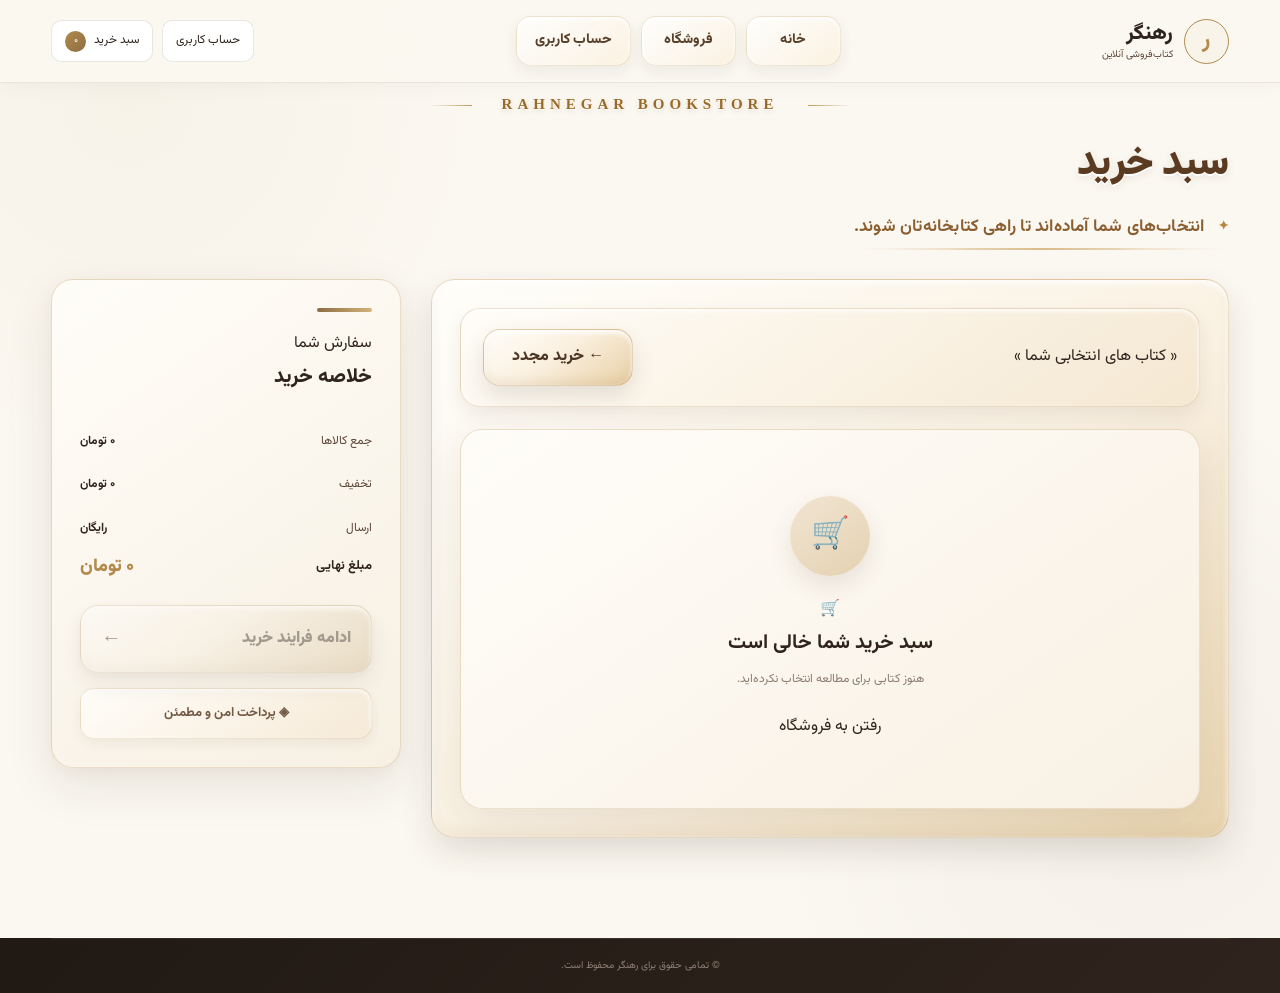
<file: pages/cart.html>
<!DOCTYPE html>
<html lang="fa" dir="rtl">

<head>
    <meta charset="UTF-8">
    <meta name="viewport" content="width=device-width, initial-scale=1.0">

    <title>سبد خرید | رهنگر</title>

    <link rel="stylesheet" href="../style.css">
</head>

<body>

<header class="header">

    <div class="container header-inner">

        <a href="../index.html" class="logo">

            <div class="logo-mark">
                ر
            </div>

            <div class="logo-text">

                <strong>
                    رهنگر
                </strong>

                <small>
                    کتاب‌فروشی آنلاین
                </small>

            </div>

        </a>


        <nav class="nav">

            <a href="../index.html">
                خانه
            </a>

            <a href="books.html">
                فروشگاه
            </a>

            <a href="account.html">
                حساب کاربری
            </a>

        </nav>


        <div class="header-actions">

            <a href="account.html" class="account-btn">
                حساب کاربری
            </a>

            <a href="cart.html" class="cart-btn">

                سبد خرید

                <span id="cart-count">
                    ۰
                </span>

            </a>

        </div>

    </div>

</header>


<main>

    <section class="cart-hero">

        <div class="container">

            <span class="cart-eyebrow">
                RAHNEGAR BOOKSTORE
            </span>

            <h1>
                سبد خرید
            </h1>

            <p>
                انتخاب‌های شما آماده‌اند تا راهی کتابخانه‌تان شوند.
            </p>

        </div>

    </section>


    <section class="container cart-page">


        <div class="cart-main">

            <div class="cart-title-row">

                <div>

                    <span>
« کتاب های انتخابی شما » 
         </span>

                                    </div>

                <a href="books.html">
                    ←  خرید مجدد
                </a>

            </div>


            <div
                class="cart-items"
                id="cart-items"
            >
            </div>

        </div>


        <aside class="cart-summary">

            <div class="summary-heading">

                <span>
                    سفارش شما
                </span>

                <h2>
                    خلاصه خرید
                </h2>

            </div>


            <div class="summary-row">

                <span>
                    جمع کالاها
                </span>

                <strong id="cart-total">
                    ۰ تومان
                </strong>

            </div>


            <div class="summary-row">

                <span>
                    تخفیف
                </span>

                <strong>
                    ۰ تومان
                </strong>

            </div>


            <div class="summary-row">

                <span>
                    ارسال
                </span>

                <strong class="free-shipping">
                    رایگان
                </strong>

            </div>


            <div class="summary-line"></div>


            <div class="summary-total">

                <span>
                    مبلغ نهایی
                </span>

                <strong id="cart-final-total">
                    ۰ تومان
                </strong>

            </div>


            <a
                href="checkout.html"
                class="checkout-button"
                id="checkout-button"
            >
                ادامه فرایند خرید

                <span>
                    ←
                </span>

            </a>


            <div class="secure-payment">

                <span>
                    ◈
                </span>

                پرداخت امن و مطمئن

            </div>

        </aside>

    </section>

</main>


<footer class="footer">

    <div class="container">

        <div class="footer-bottom">

            © تمامی حقوق برای رهنگر محفوظ است.

        </div>

    </div>

</footer>


<script src="script.js"></script>


<script>

function updateFinalTotal() {

    const finalTotal =
        document.getElementById("cart-final-total");

    if (!finalTotal) {
        return;
    }

    if (typeof calculateCartTotal !== "function") {
        return;
    }

    finalTotal.textContent =
        formatPrice(calculateCartTotal());

}


function updateCheckoutButton() {

    const button =
        document.getElementById("checkout-button");

    if (!button) {
        return;
    }

    if (!Array.isArray(cart) || cart.length === 0) {

        button.style.opacity = "0.45";
        button.style.pointerEvents = "none";

    } else {

        button.style.opacity = "1";
        button.style.pointerEvents = "auto";

    }

}


setTimeout(() => {

    updateFinalTotal();
    updateCheckoutButton();

}, 50);

</script>

</body>

</html>
</file>
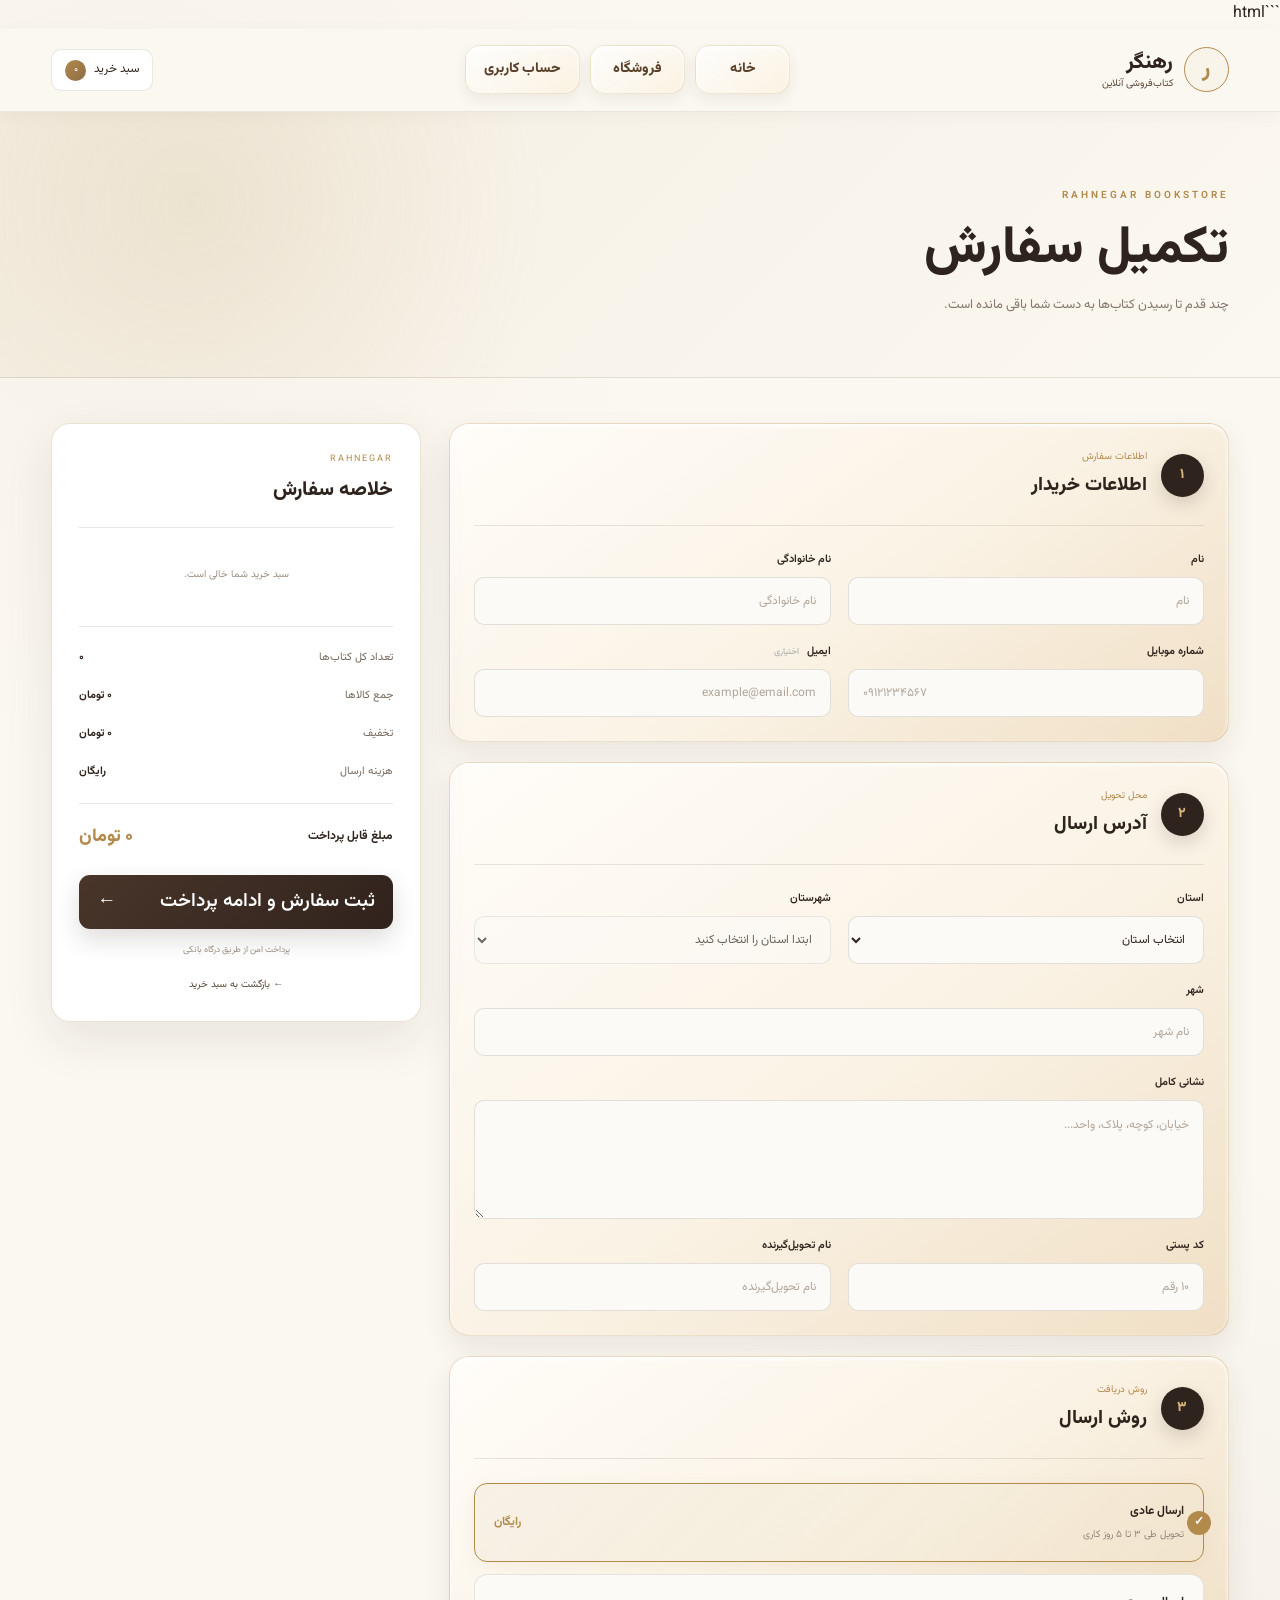
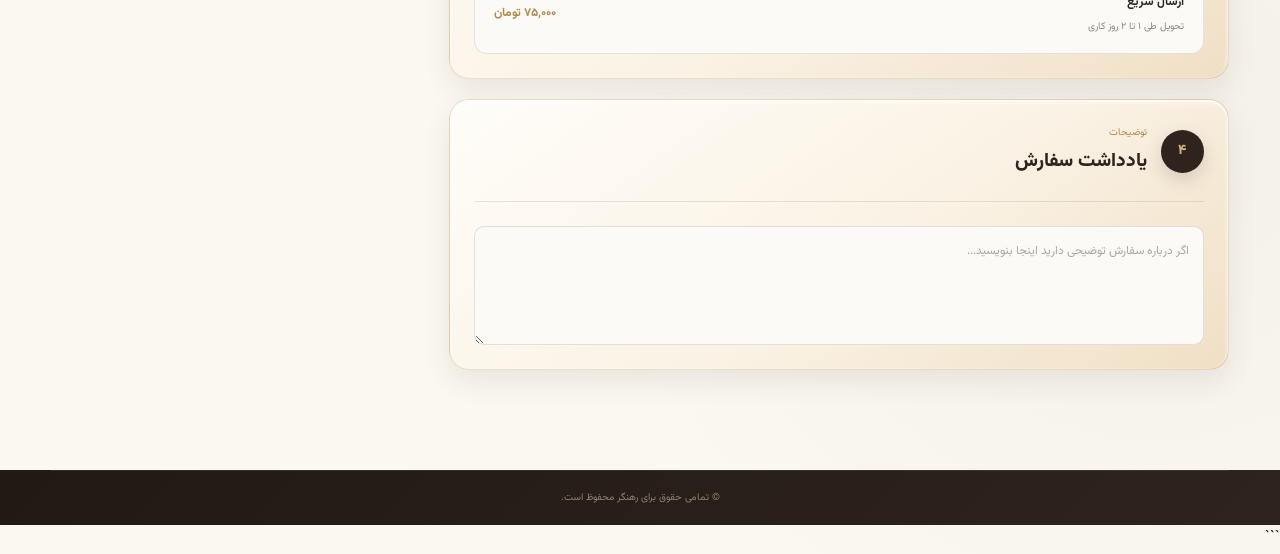
<file: pages/checkout.html>
```html
<!DOCTYPE html>
<html lang="fa" dir="rtl">

<head>
    <meta charset="UTF-8">
    <meta name="viewport" content="width=device-width, initial-scale=1.0">

    <title>تسویه حساب | رهنگر</title>

    <link rel="stylesheet" href="../style.css">
</head>

<body>

<header class="header">

    <div class="container header-inner">

        <a href="../index.html" class="logo">

            <div class="logo-mark">
                ر
            </div>

            <div class="logo-text">

                <strong>
                    رهنگر
                </strong>

                <small>
                    کتاب‌فروشی آنلاین
                </small>

            </div>

        </a>


        <nav class="nav">

            <a href="../index.html">
                خانه
            </a>

            <a href="books.html">
                فروشگاه
            </a>

            <a href="account.html">
                حساب کاربری
            </a>

        </nav>


        <div class="header-actions">

            <a href="cart.html" class="cart-btn">

                سبد خرید

                <span id="cart-count">
                    ۰
                </span>

            </a>

        </div>

    </div>

</header>


<main>

    <!-- =========================================
         HERO
    ========================================== -->

    <section class="checkout-hero">

        <div class="container">

            <span>
                RAHNEGAR BOOKSTORE
            </span>

            <h1>
                تکمیل سفارش
            </h1>

            <p>
                چند قدم تا رسیدن کتاب‌ها به دست شما باقی مانده است.
            </p>

        </div>

    </section>


    <!-- =========================================
         CHECKOUT
    ========================================== -->

    <section class="container checkout-page">


        <div class="checkout-main">


            <!-- =====================================
                 اطلاعات خریدار
            ====================================== -->

            <div class="checkout-section">

                <div class="checkout-section-heading">

                    <div class="checkout-number">
                        ۱
                    </div>

                    <div>

                        <span>
                            اطلاعات سفارش
                        </span>

                        <h2>
                            اطلاعات خریدار
                        </h2>

                    </div>

                </div>


                <div class="checkout-form">


                    <div class="form-group">

                        <label for="first-name">
                            نام
                        </label>

                        <input
                            type="text"
                            id="first-name"
                            placeholder="نام"
                        >

                    </div>


                    <div class="form-group">

                        <label for="last-name">
                            نام خانوادگی
                        </label>

                        <input
                            type="text"
                            id="last-name"
                            placeholder="نام خانوادگی"
                        >

                    </div>


                    <div class="form-group">

                        <label for="phone">
                            شماره موبایل
                        </label>

                        <input
                            type="tel"
                            id="phone"
                            inputmode="tel"
                            placeholder="۰۹۱۲۱۲۳۴۵۶۷"
                        >

                    </div>


                    <div class="form-group">

                        <label for="email">

                            ایمیل

                            <small>
                                اختیاری
                            </small>

                        </label>

                        <input
                            type="email"
                            id="email"
                            placeholder="example@email.com"
                        >

                    </div>

                </div>

            </div>


            <!-- =====================================
                 آدرس
            ====================================== -->

            <div class="checkout-section">

                <div class="checkout-section-heading">

                    <div class="checkout-number">
                        ۲
                    </div>

                    <div>

                        <span>
                            محل تحویل
                        </span>

                        <h2>
                            آدرس ارسال
                        </h2>

                    </div>

                </div>


                <div class="checkout-form">


                    <div class="form-group">

                        <label for="province">
                            استان
                        </label>

                        <select id="province">

                            <option value="">
                                انتخاب استان
                            </option>

                        </select>

                    </div>


                    <div class="form-group">

                        <label for="county">
                            شهرستان
                        </label>

                        <select
                            id="county"
                            disabled
                        >

                            <option value="">
                                ابتدا استان را انتخاب کنید
                            </option>

                        </select>

                    </div>


                    <div class="form-group full">

                        <label for="city">
                            شهر
                        </label>

                        <input
                            type="text"
                            id="city"
                            placeholder="نام شهر"
                        >

                    </div>


                    <div class="form-group full">

                        <label for="address">
                            نشانی کامل
                        </label>

                        <textarea
                            id="address"
                            rows="4"
                            placeholder="خیابان، کوچه، پلاک، واحد..."
                        ></textarea>

                    </div>


                    <div class="form-group">

                        <label for="postal-code">
                            کد پستی
                        </label>

                        <input
                            type="text"
                            id="postal-code"
                            maxlength="10"
                            inputmode="numeric"
                            placeholder="۱۰ رقم"
                        >

                    </div>


                    <div class="form-group">

                        <label for="receiver">
                            نام تحویل‌گیرنده
                        </label>

                        <input
                            type="text"
                            id="receiver"
                            placeholder="نام تحویل‌گیرنده"
                        >

                    </div>

                </div>

            </div>


            <!-- =====================================
                 روش ارسال
            ====================================== -->

            <div class="checkout-section">

                <div class="checkout-section-heading">

                    <div class="checkout-number">
                        ۳
                    </div>

                    <div>

                        <span>
                            روش دریافت
                        </span>

                        <h2>
                            روش ارسال
                        </h2>

                    </div>

                </div>


                <label class="shipping-option">

                    <input
                        type="radio"
                        name="shipping"
                        value="free"
                        checked
                    >

                    <div class="shipping-content">

                        <div>

                            <strong>
                                ارسال عادی
                            </strong>

                            <p>
                                تحویل طی ۳ تا ۵ روز کاری
                            </p>

                        </div>

                        <strong>
                            رایگان
                        </strong>

                    </div>

                </label>


                <label class="shipping-option">

                    <input
                        type="radio"
                        name="shipping"
                        value="express"
                    >

                    <div class="shipping-content">

                        <div>

                            <strong>
                                ارسال سریع
                            </strong>

                            <p>
                                تحویل طی ۱ تا ۲ روز کاری
                            </p>

                        </div>

                        <strong>
                            ۷۵٬۰۰۰ تومان
                        </strong>

                    </div>

                </label>

            </div>


            <!-- =====================================
                 یادداشت
            ====================================== -->

            <div class="checkout-section">

                <div class="checkout-section-heading">

                    <div class="checkout-number">
                        ۴
                    </div>

                    <div>

                        <span>
                            توضیحات
                        </span>

                        <h2>
                            یادداشت سفارش
                        </h2>

                    </div>

                </div>


                <div class="form-group full">

                    <textarea
                        id="order-note"
                        rows="4"
                        placeholder="اگر درباره سفارش توضیحی دارید اینجا بنویسید..."
                    ></textarea>

                </div>

            </div>

        </div>


        <!-- =========================================
             خلاصه سفارش
        ========================================== -->

        <aside class="checkout-summary">


            <div class="summary-top">

                <span>
                    RAHNEGAR
                </span>

                <h2>
                    خلاصه سفارش
                </h2>

            </div>


            <!-- محصولات -->

            <div
                id="checkout-items"
                class="checkout-items"
            ></div>


            <div class="checkout-summary-line"></div>


            <!-- تعداد کل -->

            <div class="checkout-summary-row">

                <span>
                    تعداد کل کتاب‌ها
                </span>

                <strong id="checkout-quantity">
                    ۰
                </strong>

            </div>


            <!-- جمع کالا -->

            <div class="checkout-summary-row">

                <span>
                    جمع کالاها
                </span>

                <strong id="checkout-subtotal">
                    ۰ تومان
                </strong>

            </div>


            <!-- تخفیف -->

            <div class="checkout-summary-row">

                <span>
                    تخفیف
                </span>

                <strong id="checkout-discount">
                    ۰ تومان
                </strong>

            </div>


            <!-- ارسال -->

            <div class="checkout-summary-row">

                <span>
                    هزینه ارسال
                </span>

                <strong id="shipping-price">
                    رایگان
                </strong>

            </div>


            <div class="checkout-summary-line"></div>


            <!-- مبلغ نهایی -->

            <div class="checkout-total">

                <span>
                    مبلغ قابل پرداخت
                </span>

                <strong id="checkout-total">
                    ۰ تومان
                </strong>

            </div>


            <button
                type="button"
                class="pay-button"
                id="pay-button"
                onclick="submitOrder()"
            >

                <span>
                    ثبت سفارش و ادامه پرداخت
                </span>

                <span>
                    ←
                </span>

            </button>


            <p class="payment-note">
                پرداخت امن از طریق درگاه بانکی
            </p>


            <a
                href="cart.html"
                class="back-cart"
            >
                ← بازگشت به سبد خرید
            </a>

        </aside>

    </section>

</main>


<footer class="footer">

    <div class="container">

        <div class="footer-bottom">

            © تمامی حقوق برای رهنگر محفوظ است.

        </div>

    </div>

</footer>


<script src="script.js"></script>


<script>

/* =========================================================
   استان‌ها و شهرستان‌های ایران
========================================================= */

const iranLocations = {

    "آذربایجان شرقی": [
        "آذرشهر",
        "اسکو",
        "اهر",
        "بستان‌آباد",
        "بناب",
        "تبریز",
        "جلفا",
        "چاروایماق",
        "خداآفرین",
        "سراب",
        "شبستر",
        "عجب‌شیر",
        "کلیبر",
        "مراغه",
        "مرند",
        "ملکان",
        "میانه",
        "ورزقان",
        "هریس",
        "هشترود"
    ],

    "آذربایجان غربی": [
        "ارومیه",
        "اشنویه",
        "بوکان",
        "پیرانشهر",
        "تکاب",
        "خوی",
        "سردشت",
        "سلماس",
        "شاهین‌دژ",
        "شوط",
        "ماکو",
        "مهاباد",
        "میاندوآب",
        "نقده",
        "چالدران",
        "چایپاره",
        "پلدشت"
    ],

    "اردبیل": [
        "اردبیل",
        "اصلاندوز",
        "بیله‌سوار",
        "پارس‌آباد",
        "خلخال",
        "گرمی",
        "مشگین‌شهر",
        "نمین",
        "نیر",
        "کوثر",
        "سرعین"
    ],

    "اصفهان": [
        "آران و بیدگل",
        "اردستان",
        "اصفهان",
        "برخوار",
        "بوئین و میاندشت",
        "تیران و کرون",
        "خمینی‌شهر",
        "خوانسار",
        "خور و بیابانک",
        "دهاقان",
        "سمیرم",
        "شاهین‌شهر و میمه",
        "شهرضا",
        "فریدن",
        "فریدون‌شهر",
        "فلاورجان",
        "کاشان",
        "گلپایگان",
        "مبارکه",
        "نجف‌آباد",
        "نائین",
        "نطنز"
    ],

    "البرز": [
        "اشتهارد",
        "ساوجبلاغ",
        "طالقان",
        "فردیس",
        "کرج",
        "نظرآباد",
        "چهارباغ"
    ],

    "ایلام": [
        "آبدانان",
        "ایلام",
        "ایوان",
        "بدره",
        "چرداول",
        "دره‌شهر",
        "دهلران",
        "سیروان",
        "ملکشاهی",
        "مهران"
    ],

    "بوشهر": [
        "بوشهر",
        "تنگستان",
        "جم",
        "دشتستان",
        "دشتی",
        "دیر",
        "دیلم",
        "عسلویه",
        "کنگان",
        "گناوه"
    ],

    "تهران": [
        "تهران",
        "اسلامشهر",
        "بهارستان",
        "پاکدشت",
        "پردیس",
        "پیشوا",
        "دماوند",
        "رباط‌کریم",
        "ری",
        "شمیرانات",
        "شهریار",
        "فیروزکوه",
        "قرچک",
        "ملارد",
        "ورامین"
    ],

    "چهارمحال و بختیاری": [
        "اردل",
        "بن",
        "بروجن",
        "خانمیرزا",
        "سامان",
        "شهرکرد",
        "فارسان",
        "کوهرنگ",
        "کیار",
        "لردگان"
    ],

    "خراسان جنوبی": [
        "بشرویه",
        "بیرجند",
        "خوسف",
        "درمیان",
        "سرایان",
        "سربیشه",
        "فردوس",
        "قائنات",
        "نهبندان",
        "زیرکوه"
    ],

    "خراسان رضوی": [
        "باخرز",
        "بردسکن",
        "تایباد",
        "تربت جام",
        "تربت حیدریه",
        "جغتای",
        "جوین",
        "چناران",
        "خلیل‌آباد",
        "خواف",
        "خوشاب",
        "داورزن",
        "درگز",
        "رشتخوار",
        "زاوه",
        "سبزوار",
        "سرخس",
        "فریمان",
        "فیروزه",
        "قوچان",
        "کاشمر",
        "کلات",
        "گناباد",
        "مشهد",
        "مه‌ولات",
        "نیشابور"
    ],

    "خراسان شمالی": [
        "اسفراین",
        "بجنورد",
        "جاجرم",
        "راز و جرگلان",
        "شیروان",
        "فاروج",
        "گرمه",
        "مانه و سملقان"
    ],

    "خوزستان": [
        "آبادان",
        "آغاجاری",
        "امیدیه",
        "اندیکا",
        "اندیمشک",
        "اهواز",
        "ایذه",
        "باغ‌ملک",
        "باوی",
        "بندر ماهشهر",
        "بهبهان",
        "حمیدیه",
        "خرمشهر",
        "دزفول",
        "دشت آزادگان",
        "رامشیر",
        "رامهرمز",
        "شادگان",
        "شوش",
        "شوشتر",
        "کارون",
        "کرخه",
        "گتوند",
        "لالی",
        "مسجدسلیمان",
        "هفتکل",
        "هندیجان",
        "هویزه"
    ],

    "زنجان": [
        "ابهر",
        "ایجرود",
        "خدابنده",
        "خرمدره",
        "زنجان",
        "سلطانیه",
        "طارم",
        "ماهنشان"
    ],

    "سمنان": [
        "آرادان",
        "دامغان",
        "سرخه",
        "سمنان",
        "شاهرود",
        "گرمسار",
        "مهدی‌شهر",
        "میامی"
    ],

    "سیستان و بلوچستان": [
        "ایرانشهر",
        "چابهار",
        "خاش",
        "دشتیاری",
        "راسک",
        "زابل",
        "زاهدان",
        "زهک",
        "سراوان",
        "سرباز",
        "سیب و سوران",
        "فنوج",
        "قصرقند",
        "کنارک",
        "مهرستان",
        "میرجاوه",
        "نیک‌شهر",
        "هیرمند"
    ],

    "فارس": [
        "آباده",
        "ارسنجان",
        "استهبان",
        "اقلید",
        "بختگان",
        "بوانات",
        "پاسارگاد",
        "جهرم",
        "خرامه",
        "خنج",
        "داراب",
        "رستم",
        "زرین‌دشت",
        "سپیدان",
        "سروستان",
        "شیراز",
        "فراشبند",
        "فسا",
        "فیروزآباد",
        "قیر و کارزین",
        "کازرون",
        "لارستان",
        "لامرد",
        "مرودشت",
        "ممسنی",
        "مهر",
        "نی‌ریز"
    ],

    "قزوین": [
        "آبیک",
        "آوج",
        "البرز",
        "بوئین‌زهرا",
        "تاکستان",
        "قزوین"
    ],

    "قم": [
        "قم"
    ],

    "کردستان": [
        "بانه",
        "بیجار",
        "دهگلان",
        "دیواندره",
        "سروآباد",
        "سقز",
        "سنندج",
        "قروه",
        "کامیاران",
        "مریوان"
    ],

    "کرمان": [
        "ارزوئیه",
        "انار",
        "بافت",
        "بردسیر",
        "بم",
        "بوانات",
        "جیرفت",
        "رابر",
        "راور",
        "رفسنجان",
        "رودبار جنوب",
        "ریگان",
        "زرند",
        "سیرجان",
        "شهربابک",
        "عنبرآباد",
        "فاریاب",
        "فهرج",
        "قلعه گنج",
        "کرمان",
        "کوهبنان",
        "کهنوج",
        "منوجان",
        "نرماشیر"
    ],

    "کرمانشاه": [
        "اسلام‌آباد غرب",
        "پاوه",
        "ثلاث باباجانی",
        "جوانرود",
        "دالاهو",
        "روانسر",
        "سرپل ذهاب",
        "سنقر",
        "صحنه",
        "قصرشیرین",
        "کرمانشاه",
        "کنگاور",
        "گیلانغرب",
        "هرسین"
    ],

    "کهگیلویه و بویراحمد": [
        "باشت",
        "بویراحمد",
        "بهمئی",
        "دنا",
        "چرام",
        "کهگیلویه",
        "گچساران",
        "لنده"
    ],

    "گلستان": [
        "آزادشهر",
        "آق‌قلا",
        "بندر گز",
        "ترکمن",
        "رامیان",
        "علی‌آباد",
        "کردکوی",
        "کلاله",
        "گالیکش",
        "گرگان",
        "گنبد کاووس",
        "مراوه‌تپه",
        "مینودشت"
    ],

    "گیلان": [
        "آستارا",
        "آستانه اشرفیه",
        "املش",
        "بندر انزلی",
        "رشت",
        "رضوانشهر",
        "رودبار",
        "رودسر",
        "سیاهکل",
        "شفت",
        "صومعه‌سرا",
        "طوالش",
        "فومن",
        "لاهیجان",
        "لنگرود",
        "ماسال"
    ],

    "لرستان": [
        "ازنا",
        "الیگودرز",
        "بروجرد",
        "پلدختر",
        "خرم‌آباد",
        "دلفان",
        "دورود",
        "رومشکان",
        "سلسله",
        "کوهدشت",
        "چگنی"
    ],

    "مازندران": [
        "آمل",
        "بابل",
        "بابلسر",
        "بهشهر",
        "تنکابن",
        "جویبار",
        "چالوس",
        "رامسر",
        "ساری",
        "سوادکوه",
        "سوادکوه شمالی",
        "سیمرغ",
        "عباس‌آباد",
        "فریدونکنار",
        "قائم‌شهر",
        "کلاردشت",
        "گلوگاه",
        "محمودآباد",
        "میاندورود",
        "نکا",
        "نور",
        "نوشهر"
    ],

    "مرکزی": [
        "آشتیان",
        "اراک",
        "تفرش",
        "خمین",
        "خنداب",
        "دلیجان",
        "زرندیه",
        "ساوه",
        "شازند",
        "فراهان",
        "کمیجان",
        "محلات"
    ],

    "هرمزگان": [
        "ابوموسی",
        "بستک",
        "بندرعباس",
        "بندر لنگه",
        "بشاگرد",
        "جاسک",
        "حاجی‌آباد",
        "خمیر",
        "رودان",
        "سیریک",
        "قشم",
        "میناب"
    ],

    "همدان": [
        "اسدآباد",
        "بهار",
        "تویسرکان",
        "رزن",
        "فامنین",
        "کبودرآهنگ",
        "ملایر",
        "نهاوند",
        "همدان"
    ],

    "یزد": [
        "ابرکوه",
        "اردکان",
        "اشکذر",
        "بافق",
        "بهاباد",
        "تفت",
        "خاتم",
        "مهریز",
        "میبد",
        "زارچ",
        "یزد"
    ]

};


/* =========================================================
   عناصر
========================================================= */

const provinceSelect =
    document.getElementById("province");

const countySelect =
    document.getElementById("county");


/* =========================================================
   استان‌ها
========================================================= */

function loadProvinces() {

    provinceSelect.innerHTML = `
        <option value="">
            انتخاب استان
        </option>
    `;


    Object.keys(iranLocations)
        .sort((a, b) => a.localeCompare(b, "fa"))
        .forEach(province => {

            const option =
                document.createElement("option");

            option.value =
                province;

            option.textContent =
                province;

            provinceSelect.appendChild(option);

        });

}


/* =========================================================
   شهرستان‌ها
========================================================= */

provinceSelect.addEventListener(
    "change",
    function () {

        const province =
            this.value;


        countySelect.innerHTML = `
            <option value="">
                انتخاب شهرستان
            </option>
        `;


        if (!province) {

            countySelect.disabled = true;

            return;

        }


        const counties =
            iranLocations[province] || [];


        counties.forEach(county => {

            const option =
                document.createElement("option");

            option.value =
                county;

            option.textContent =
                county;

            countySelect.appendChild(option);

        });


        countySelect.disabled =
            counties.length === 0;

    }
);


/* =========================================================
   تبدیل عدد به فارسی
========================================================= */

function toPersianNumber(value) {

    return String(value).replace(
        /\d/g,
        digit => "۰۱۲۳۴۵۶۷۸۹"[digit]
    );

}


/* =========================================================
   فرمت قیمت
========================================================= */

function checkoutPrice(value) {

    return (
        Number(value || 0)
            .toLocaleString("fa-IR")
        + " تومان"
    );

}


/* =========================================================
   محاسبه سفارش
========================================================= */

function calculateCheckout() {

    if (
        !Array.isArray(cart) ||
        cart.length === 0
    ) {

        return {
            quantity: 0,
            subtotal: 0,
            discount: 0,
            shipping: 0,
            total: 0
        };

    }


    let quantity = 0;

    let subtotal = 0;


    cart.forEach(item => {

        const itemQuantity =
            Math.max(
                1,
                parseInt(item.quantity, 10) || 1
            );


        const itemPrice =
            Math.max(
                0,
                Number(item.price) || 0
            );


        quantity +=
            itemQuantity;


        subtotal +=
            itemPrice *
            itemQuantity;

    });


    let shipping = 0;


    const selectedShipping =
        document.querySelector(
            'input[name="shipping"]:checked'
        );


    if (
        selectedShipping &&
        selectedShipping.value === "express"
    ) {

        shipping = 75000;

    }


    const discount = 0;


    const total =
        subtotal -
        discount +
        shipping;


    return {
        quantity,
        subtotal,
        discount,
        shipping,
        total
    };

}


/* =========================================================
   نمایش خلاصه سفارش
========================================================= */

function renderCheckout() {

    const itemsContainer =
        document.getElementById(
            "checkout-items"
        );


    const quantityElement =
        document.getElementById(
            "checkout-quantity"
        );


    const subtotalElement =
        document.getElementById(
            "checkout-subtotal"
        );


    const discountElement =
        document.getElementById(
            "checkout-discount"
        );


    const shippingElement =
        document.getElementById(
            "shipping-price"
        );


    const totalElement =
        document.getElementById(
            "checkout-total"
        );


    if (!itemsContainer) {
        return;
    }


    /* =========================================
       سبد خالی
    ========================================== */

    if (
        !Array.isArray(cart) ||
        cart.length === 0
    ) {

        itemsContainer.innerHTML = `

            <div class="checkout-empty">

                سبد خرید شما خالی است.

            </div>

        `;


        quantityElement.textContent =
            "۰";


        subtotalElement.textContent =
            checkoutPrice(0);


        discountElement.textContent =
            checkoutPrice(0);


        shippingElement.textContent =
            "رایگان";


        totalElement.textContent =
            checkoutPrice(0);


        return;

    }


    /* =========================================
       محصولات
    ========================================== */

    itemsContainer.innerHTML =
        cart.map(item => {


            const quantity =
                Math.max(
                    1,
                    parseInt(item.quantity, 10) || 1
                );


            const price =
                Math.max(
                    0,
                    Number(item.price) || 0
                );


            const itemTotal =
                price * quantity;


            return `

                <div class="checkout-item">

                    <div class="checkout-item-info">

                        <strong>
                            ${item.title || "کتاب"}
                        </strong>

                        <span>

                            ${checkoutPrice(price)}

                            ×

                            ${toPersianNumber(quantity)}

                        </span>

                    </div>


                    <strong>

                        ${checkoutPrice(itemTotal)}

                    </strong>

                </div>

            `;

        }).join("");


    /* =========================================
       محاسبه
    ========================================== */

    const result =
        calculateCheckout();


    quantityElement.textContent =
        toPersianNumber(
            result.quantity
        );


    subtotalElement.textContent =
        checkoutPrice(
            result.subtotal
        );


    discountElement.textContent =
        checkoutPrice(
            result.discount
        );


    shippingElement.textContent =
        result.shipping === 0
            ? "رایگان"
            : checkoutPrice(
                result.shipping
            );


    totalElement.textContent =
        checkoutPrice(
            result.total
        );

}


/* =========================================================
   تغییر روش ارسال
========================================================= */

document
    .querySelectorAll(
        'input[name="shipping"]'
    )
    .forEach(input => {

        input.addEventListener(
            "change",
            renderCheckout
        );

    });


/* =========================================================
   اعتبارسنجی
========================================================= */
function submitOrder() {

    if (
        !Array.isArray(cart) ||
        cart.length === 0
    ) {

        alert(
            "سبد خرید شما خالی است."
        );

        return;

    }


    const requiredFields = [

        "first-name",
        "last-name",
        "phone",
        "province",
        "county",
        "city",
        "address",
        "postal-code"

    ];


    for (const id of requiredFields) {

        const element =
            document.getElementById(id);


        if (
            !element ||
            !element.value.trim()
        ) {

            alert(
                "لطفاً تمام اطلاعات ضروری سفارش را کامل کنید."
            );

            element?.focus();

            return;

        }

    }


    /* =========================================
       محاسبه سفارش
    ========================================== */

    const result =
        calculateCheckout();


    /* =========================================
       ساخت سفارش
    ========================================== */

    const order = {

        id:
            "RH-" +
            Date.now(),

        date:
            new Date().toISOString(),

        status:
            "در حال پردازش",

        customer: {

            firstName:
                document.getElementById(
                    "first-name"
                ).value.trim(),

            lastName:
                document.getElementById(
                    "last-name"
                ).value.trim(),

            phone:
                document.getElementById(
                    "phone"
                ).value.trim(),

            email:
                document.getElementById(
                    "email"
                )?.value.trim() || ""

        },


        address: {

            province:
                document.getElementById(
                    "province"
                ).value,

            county:
                document.getElementById(
                    "county"
                ).value,

            city:
                document.getElementById(
                    "city"
                ).value.trim(),

            address:
                document.getElementById(
                    "address"
                ).value.trim(),

            postalCode:
                document.getElementById(
                    "postal-code"
                ).value.trim(),

            receiver:
                document.getElementById(
                    "receiver"
                )?.value.trim() || ""

        },


        shipping:
            document.querySelector(
                'input[name="shipping"]:checked'
            )?.value || "free",


        shippingPrice:
            result.shipping,


        note:
            document.getElementById(
                "order-note"
            )?.value.trim() || "",


        quantity:
            result.quantity,


        subtotal:
            result.subtotal,


        discount:
            result.discount,


        total:
            result.total,


        items:
            cart.map(item => ({

                id:
                    item.id,

                title:
                    item.title || "کتاب",

                author:
                    item.author || "",

                publisher:
                    item.publisher ||
                    item.nashir ||
                    "",

                price:
                    Number(item.price) || 0,

                quantity:
                    Math.max(
                        1,
                        parseInt(
                            item.quantity,
                            10
                        ) || 1
                    )

            }))

    };


    /* =========================================
       ذخیره سفارش
    ========================================== */

    let orders = [];

    try {

        orders =
            JSON.parse(
                localStorage.getItem(
                    "rahnegar_orders"
                )
            ) || [];

    } catch (error) {

        orders = [];

    }


    orders.unshift(order);


    localStorage.setItem(
        "rahnegar_orders",
        JSON.stringify(orders)
    );


    /* =========================================
       پیام موفقیت
    ========================================== */

    alert(

        "سفارش با موفقیت ثبت شد.\n\n" +

        "شماره سفارش: " +
        order.id +

        "\nتعداد کتاب‌ها: " +
        toPersianNumber(
            result.quantity
        ) +

        "\nمبلغ کالاها: " +
        checkoutPrice(
            result.subtotal
        ) +

        "\nهزینه ارسال: " +
        (
            result.shipping === 0
                ? "رایگان"
                : checkoutPrice(
                    result.shipping
                )
        ) +

        "\nمبلغ نهایی: " +
        checkoutPrice(
            result.total
        )

    );


    /* =========================================
       انتقال به سفارش‌های من
    ========================================== */

    window.location.href =
        "orders.html";

}
/* =========================================================
   اجرا
========================================================= */

loadProvinces();

updateCartCount();

renderCheckout();

</script>

</body>

</html>
```
</file>
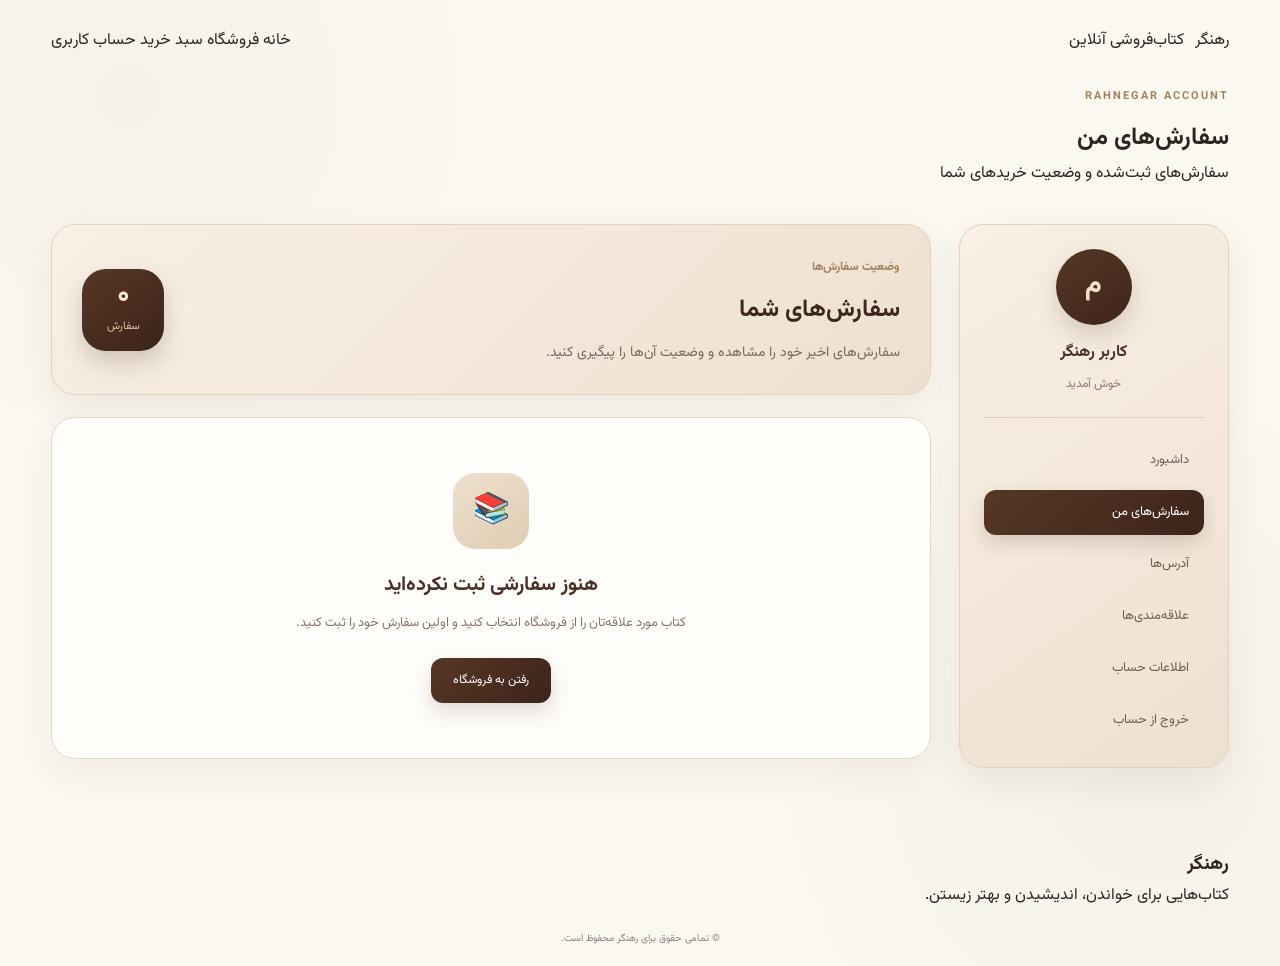
<file: pages/orders.html>
<!DOCTYPE html>
<html lang="fa" dir="rtl">

<head>

    <meta charset="UTF-8">

    <meta
        name="viewport"
        content="width=device-width, initial-scale=1.0"
    >

    <title>سفارش‌های من | رهنگر</title>

    <link
        rel="stylesheet"
        href="../style.css"
    >

</head>

<body>


<header class="site-header">

    <div class="container header-inner">

        <a
            href="../index.html"
            class="logo"
        >
            رهنگر
            <span>کتاب‌فروشی آنلاین</span>
        </a>

        <nav class="main-nav">

            <a href="../index.html">
                خانه
            </a>

            <a href="books.html">
                فروشگاه
            </a>

            <a href="cart.html">
                سبد خرید
            </a>

            <a
                href="account.html"
                class="active"
            >
                حساب کاربری
            </a>

        </nav>

    </div>

</header>


<main class="container">


    <section class="page-header">

        <span class="orders-eyebrow">
            RAHNEGAR ACCOUNT
        </span>

        <h1>
            سفارش‌های من
        </h1>

        <p>
            سفارش‌های ثبت‌شده و وضعیت خریدهای شما
        </p>

    </section>



    <section class="orders-layout">


        <!-- منوی حساب -->

        <aside class="account-sidebar">

            <div class="account-profile">

                <div class="profile-avatar">
                    م
                </div>

                <h3>
                    کاربر رهنگر
                </h3>

                <p>
                    خوش آمدید
                </p>

            </div>


            <nav class="account-menu">

                <a href="account.html">
                    داشبورد
                </a>

                <a
                    href="orders.html"
                    class="active"
                >
                    سفارش‌های من
                </a>

                <a href="#">
                    آدرس‌ها
                </a>

                <a href="#">
                    علاقه‌مندی‌ها
                </a>

                <a href="#">
                    اطلاعات حساب
                </a>

                <a href="#">
                    خروج از حساب
                </a>

            </nav>

        </aside>



        <!-- محتوای سفارش‌ها -->

        <section class="orders-content">


            <!-- خلاصه سفارش -->

            <div class="orders-summary">

                <div class="orders-summary-info">

                    <span>
                        وضعیت سفارش‌ها
                    </span>

                    <h2>
                        سفارش‌های شما
                    </h2>

                    <p>
                        سفارش‌های اخیر خود را مشاهده و
                        وضعیت آن‌ها را پیگیری کنید.
                    </p>

                </div>


                <div class="orders-count">

                    <strong id="orders-count-number">
                        ۰
                    </strong>

                    <small>
                        سفارش
                    </small>

                </div>

            </div>



            <!-- سفارش‌ها -->

            <div id="orders-list"></div>


        </section>


    </section>


</main>



<footer class="site-footer">

    <div class="container">

        <h3>
            رهنگر
        </h3>

        <p>
            کتاب‌هایی برای خواندن، اندیشیدن و بهتر زیستن.
        </p>

        <div class="footer-bottom">
            © تمامی حقوق برای رهنگر محفوظ است.
        </div>

    </div>

</footer>



<style>

/* =========================================
   سفارش‌های رهنگر
========================================= */

.orders-layout {

    display: grid;

    grid-template-columns:
        270px minmax(0, 1fr);

    gap: 28px;

    margin:
        35px 0 80px;
}


.orders-content {

    min-width: 0;
}


.orders-eyebrow {

    display: inline-block;

    margin-bottom: 10px;

    color: #a0835c;

    font-size: 11px;

    font-weight: 700;

    letter-spacing: 2px;
}


/* =========================================
   خلاصه سفارش
========================================= */

.orders-summary {

    display: flex;

    align-items: center;

    justify-content: space-between;

    gap: 25px;

    padding: 28px 30px;

    margin-bottom: 22px;

    background:
        linear-gradient(
            135deg,
            #f8f0e6,
            #eee0cf
        );

    border: 1px solid #e3d2bd;

    border-radius: 24px;

    box-shadow:
        0 14px 35px rgba(
            75,
            46,
            32,
            0.08
        );
}


.orders-summary-info {

    min-width: 0;
}


.orders-summary-info span {

    color: #a0835c;

    font-size: 12px;

    font-weight: 700;
}


.orders-summary-info h2 {

    margin:
        7px 0 8px;

    color: #3d271d;

    font-size: 24px;
}


.orders-summary-info p {

    margin: 0;

    color: #77685c;

    font-size: 14px;

    line-height: 1.9;
}


.orders-count {

    width: 82px;

    height: 82px;

    flex-shrink: 0;

    display: flex;

    flex-direction: column;

    align-items: center;

    justify-content: center;

    border-radius: 24px;

    background:
        linear-gradient(
            145deg,
            #573726,
            #3c2419
        );

    color: #f8ead7;

    box-shadow:
        0 12px 25px rgba(
            65,
            38,
            25,
            0.2
        );
}


.orders-count strong {

    font-size: 29px;

    line-height: 1;
}


.orders-count small {

    margin-top: 6px;

    color: #dfc8a9;

    font-size: 11px;
}



/* =========================================
   کارت سفارش
========================================= */

.order-card {

    overflow: hidden;

    margin-bottom: 18px;

    background: #fffdfa;

    border:
        1px solid #e4d7c8;

    border-radius: 24px;

    box-shadow:
        0 14px 38px rgba(
            75,
            46,
            32,
            0.08
        );

    transition:
        transform 0.2s ease,
        box-shadow 0.2s ease;
}


.order-card:hover {

    transform:
        translateY(-2px);

    box-shadow:
        0 18px 45px rgba(
            75,
            46,
            32,
            0.11
        );
}


/* =========================================
   هدر سفارش
========================================= */

.order-header {

    display: flex;

    align-items: center;

    justify-content: space-between;

    gap: 20px;

    padding: 23px 26px;

    background:
        linear-gradient(
            135deg,
            #faf5ee,
            #f4eadf
        );

    border-bottom:
        1px solid #eadfd3;
}


.order-number {

    display: flex;

    flex-direction: column;

    gap: 6px;
}


.order-number span {

    color: #9a8979;

    font-size: 11px;
}


.order-number strong {

    color: #493126;

    font-size: 14px;

    letter-spacing: 0.3px;
}


.order-status {

    display: inline-flex;

    align-items: center;

    justify-content: center;

    min-height: 36px;

    padding:
        0 15px;

    border-radius: 999px;

    background: #e8f1e8;

    color: #54705a;

    border:
        1px solid #d4e3d4;

    font-size: 12px;

    font-weight: 700;

    white-space: nowrap;
}



/* =========================================
   اطلاعات سفارش
========================================= */

.order-info {

    display: grid;

    grid-template-columns:
        repeat(3, 1fr);

    gap: 1px;

    background: #e8ded2;

    border-bottom:
        1px solid #e8ded2;
}


.order-info-item {

    padding:
        20px 22px;

    background: #fffdfa;

    display: flex;

    flex-direction: column;

    gap: 7px;
}


.order-info-item span {

    color: #9a8979;

    font-size: 11px;
}


.order-info-item strong {

    color: #493126;

    font-size: 13px;
}



/* =========================================
   کتاب‌های سفارش
========================================= */

.order-books {

    padding:
        24px 26px 10px;
}


.order-books-title {

    margin-bottom: 16px;

    color: #493126;

    font-size: 14px;

    font-weight: 800;
}


.order-book {

    display: grid;

    grid-template-columns:
        58px minmax(0, 1fr) auto;

    align-items: center;

    gap: 15px;

    padding:
        14px 0;

    border-bottom:
        1px solid #eee5dc;
}


.order-book:last-child {

    border-bottom: none;
}


.order-book-cover {

    width: 58px;

    height: 68px;

    display: flex;

    align-items: center;

    justify-content: center;

    border-radius: 13px;

    background:
        linear-gradient(
            145deg,
            #eee0ce,
            #dfccb3
        );

    color: #694a37;

    font-size: 25px;

    box-shadow:
        inset 0 0 0 1px rgba(
            75,
            46,
            32,
            0.05
        );
}


.order-book-details {

    min-width: 0;
}


.order-book-details h3 {

    margin:
        0 0 6px;

    color: #493126;

    font-size: 14px;
}


.order-book-details p {

    margin:
        0 0 5px;

    color: #847468;

    font-size: 12px;
}


.order-book-details span {

    color: #a0835c;

    font-size: 11px;
}


.order-book-price {

    color: #4b2e20;

    font-size: 13px;

    white-space: nowrap;
}



/* =========================================
   پایین سفارش
========================================= */

.order-footer {

    display: flex;

    align-items: center;

    justify-content: space-between;

    gap: 20px;

    padding:
        20px 26px;

    background: #faf6f0;

    border-top:
        1px solid #eee5dc;
}


.order-payment {

    display: flex;

    flex-direction: column;

    gap: 5px;
}


.order-payment span {

    color: #9a8979;

    font-size: 11px;
}


.order-payment strong {

    color: #493126;

    font-size: 13px;
}


.order-detail-button {

    min-height: 42px;

    padding:
        0 18px;

    border:
        1px solid #d5c2ab;

    border-radius: 12px;

    background: #fffdfa;

    color: #573726;

    font-family: inherit;

    font-size: 12px;

    cursor: pointer;

    transition:
        all 0.2s ease;
}


.order-detail-button:hover {

    background: #573726;

    color: #fff;

    border-color: #573726;
}



/* =========================================
   حالت بدون سفارش
========================================= */

.orders-empty {

    padding:
        55px 25px;

    text-align: center;

    background: #fffdfa;

    border:
        1px solid #e4d7c8;

    border-radius: 24px;

    box-shadow:
        0 14px 38px rgba(
            75,
            46,
            32,
            0.06
        );
}


.orders-empty-icon {

    width: 76px;

    height: 76px;

    margin:
        0 auto 18px;

    display: flex;

    align-items: center;

    justify-content: center;

    border-radius: 22px;

    background:
        linear-gradient(
            145deg,
            #eee0ce,
            #dfccb3
        );

    font-size: 30px;
}


.orders-empty h2 {

    margin:
        0 0 8px;

    color: #493126;

    font-size: 20px;
}


.orders-empty p {

    margin:
        0 auto 22px;

    max-width: 450px;

    color: #847468;

    font-size: 13px;

    line-height: 1.9;
}


.orders-empty a {

    display: inline-flex;

    align-items: center;

    justify-content: center;

    min-height: 45px;

    padding:
        0 22px;

    border-radius: 12px;

    background:
        linear-gradient(
            135deg,
            #573726,
            #3d251a
        );

    color: #fff;

    text-decoration: none;

    font-size: 12px;

    box-shadow:
        0 9px 20px rgba(
            65,
            38,
            25,
            0.16
        );
}



/* =========================================
   سایدبار حساب کاربری
========================================= */

.account-sidebar {

    background:
        linear-gradient(
            145deg,
            #f8f0e6,
            #eee0cf
        );

    border:
        1px solid #e2d1bd;

    border-radius: 24px;

    padding: 24px;

    height: fit-content;

    box-shadow:
        0 14px 35px rgba(
            75,
            46,
            32,
            0.08
        );
}


.account-profile {

    text-align: center;

    padding-bottom: 22px;

    margin-bottom: 20px;

    border-bottom:
        1px solid #dfcdb8;
}


.profile-avatar {

    width: 76px;

    height: 76px;

    margin:
        0 auto 14px;

    display: flex;

    align-items: center;

    justify-content: center;

    border-radius: 50%;

    background:
        linear-gradient(
            145deg,
            #573726,
            #3d251a
        );

    color: #f3dfc3;

    font-size: 27px;

    font-weight: 800;

    box-shadow:
        0 10px 24px rgba(
            65,
            38,
            25,
            0.18
        );
}


.account-profile h3 {

    margin:
        0 0 6px;

    color: #493126;

    font-size: 16px;
}


.account-profile p {

    margin: 0;

    color: #8b7868;

    font-size: 12px;
}


.account-menu {

    display: flex;

    flex-direction: column;

    gap: 7px;
}


.account-menu a {

    display: flex;

    align-items: center;

    min-height: 45px;

    padding:
        0 15px;

    border-radius: 12px;

    color: #705e50;

    text-decoration: none;

    font-size: 13px;

    transition:
        background 0.2s ease,
        color 0.2s ease,
        transform 0.2s ease;
}


.account-menu a:hover {

    background: #f1e5d7;

    color: #493126;

    transform:
        translateX(-2px);
}


.account-menu a.active {

    background:
        linear-gradient(
            135deg,
            #573726,
            #3d251a
        );

    color: #fff;

    box-shadow:
        0 8px 18px rgba(
            65,
            38,
            25,
            0.16
        );
}


.account-menu a.active:hover {

    transform: none;
}



/* =========================================
   موبایل
========================================= */

@media (max-width: 900px) {

    .orders-layout {

        grid-template-columns: 1fr;

    }


    .account-sidebar {

        padding: 20px;

        border-radius: 20px;

    }


    .account-menu {

        display: grid;

        grid-template-columns:
            repeat(2, 1fr);

    }

}


@media (max-width: 650px) {

    .orders-summary {

        padding: 22px;

    }


    .orders-count {

        width: 68px;

        height: 68px;

        border-radius: 19px;

    }


    .orders-summary-info h2 {

        font-size: 20px;

    }


    .order-header {

        align-items: flex-start;

        flex-direction: column;

        padding: 20px;

    }


    .order-info {

        grid-template-columns: 1fr;

    }


    .order-info-item {

        padding:
            14px 20px;

    }


    .order-books {

        padding:
            20px 18px 8px;

    }


    .order-book {

        grid-template-columns:
            52px minmax(0, 1fr);

    }


    .order-book-cover {

        width: 52px;

        height: 62px;

    }


    .order-book-price {

        grid-column: 2;

        margin-top: -5px;

    }


    .order-footer {

        align-items: stretch;

        flex-direction: column;

        padding:
            18px;

    }


    .order-detail-button {

        width: 100%;

    }


    .account-menu {

        grid-template-columns: 1fr;

    }

}

</style>



<script>

/* =========================================
   ابزارها
========================================= */

function toPersianNumber(value) {

    return String(value)
        .replace(/\d/g, function (digit) {

            return "۰۱۲۳۴۵۶۷۸۹"[digit];

        });

}


function formatPrice(value) {

    const number =
        Number(value) || 0;

    return (
        number
            .toLocaleString("fa-IR")
        + " تومان"
    );

}


function formatOrderDate(dateString) {

    if (!dateString) {

        return "تاریخ ثبت نشده";

    }

    const date =
        new Date(dateString);

    if (
        Number.isNaN(
            date.getTime()
        )
    ) {

        return "تاریخ ثبت نشده";

    }

    return new Intl.DateTimeFormat(
        "fa-IR",
        {
            year: "numeric",
            month: "long",
            day: "numeric"
        }
    ).format(date);

}



/* =========================================
   خواندن سفارش‌ها
========================================= */

function getOrders() {

    try {

        const savedOrders =
            localStorage.getItem(
                "rahnegar_orders"
            );

        if (!savedOrders) {

            return [];

        }

        const orders =
            JSON.parse(savedOrders);

        if (!Array.isArray(orders)) {

            return [];

        }

        return orders;

    } catch (error) {

        console.error(
            "خطا در خواندن سفارش‌ها:",
            error
        );

        return [];

    }

}



/* =========================================
   نمایش سفارش‌ها
========================================= */

function renderOrders() {

    const orders =
        getOrders();


    const countElement =
        document.getElementById(
            "orders-count-number"
        );


    const listElement =
        document.getElementById(
            "orders-list"
        );


    if (!countElement || !listElement) {

        return;

    }


    countElement.textContent =
        toPersianNumber(
            orders.length
        );


    if (orders.length === 0) {

        listElement.innerHTML = `

            <div class="orders-empty">

                <div class="orders-empty-icon">
                    📚
                </div>

                <h2>
                    هنوز سفارشی ثبت نکرده‌اید
                </h2>

                <p>
                    کتاب مورد علاقه‌تان را از فروشگاه
                    انتخاب کنید و اولین سفارش خود را ثبت کنید.
                </p>

                <a href="books.html">
                    رفتن به فروشگاه
                </a>

            </div>

        `;

        return;

    }


    listElement.innerHTML =
        orders.map(function(order) {

            return renderOrder(order);

        }).join("");

}



/* =========================================
   ساخت کارت سفارش
========================================= */

function renderOrder(order) {

    const items =
        Array.isArray(order.items)
            ? order.items
            : [];


    const booksHTML =
        items.length > 0

            ? items.map(function(item) {

                const quantity =
                    Math.max(
                        1,
                        Number(
                            item.quantity
                        ) || 1
                    );


                return `

                    <div class="order-book">

                        <div class="order-book-cover">
                            📖
                        </div>

                        <div class="order-book-details">

                            <h3>
                                ${escapeHTML(
                                    item.title ||
                                    "کتاب"
                                )}
                            </h3>

                            <p>
                                نویسنده:
                                ${escapeHTML(
                                    item.author ||
                                    "ثبت نشده"
                                )}
                            </p>

                            <span>
                                تعداد:
                                ${toPersianNumber(
                                    quantity
                                )}
                            </span>

                        </div>

                        <strong class="order-book-price">

                            ${formatPrice(
                                (
                                    Number(
                                        item.price
                                    ) || 0
                                ) * quantity
                            )}

                        </strong>

                    </div>

                `;

            }).join("")

            : `

                <div class="order-book">

                    <div class="order-book-details">

                        <h3>
                            اطلاعات کتاب‌ها موجود نیست
                        </h3>

                    </div>

                </div>

            `;



    const quantity =
        Number(order.quantity) || 0;


    const total =
        Number(order.total) || 0;


    const shipping =
        Number(order.shippingPrice) || 0;



    return `

        <article class="order-card">


            <div class="order-header">

                <div class="order-number">

                    <span>
                        شماره سفارش
                    </span>

                    <strong>
                        ${escapeHTML(
                            order.id ||
                            "بدون شماره"
                        )}
                    </strong>

                </div>


                <div class="order-status">

                    ${escapeHTML(
                        order.status ||
                        "در حال پردازش"
                    )}

                </div>

            </div>



            <div class="order-info">


                <div class="order-info-item">

                    <span>
                        تاریخ سفارش
                    </span>

                    <strong>
                        ${formatOrderDate(
                            order.date
                        )}
                    </strong>

                </div>


                <div class="order-info-item">

                    <span>
                        تعداد کتاب
                    </span>

                    <strong>
                        ${toPersianNumber(
                            quantity
                        )}
                        کتاب
                    </strong>

                </div>


                <div class="order-info-item">

                    <span>
                        مبلغ سفارش
                    </span>

                    <strong>
                        ${formatPrice(
                            total
                        )}
                    </strong>

                </div>


            </div>



            <div class="order-books">

                <div class="order-books-title">
                    کتاب‌های سفارش
                </div>

                ${booksHTML}

            </div>



            <div class="order-footer">

                <div class="order-payment">

                    <span>
                        روش پرداخت
                    </span>

                    <strong>
                        ${
                            order.paymentGateway
                                ? escapeHTML(
                                    order.paymentGateway
                                )
                                : "درگاه آنلاین"
                        }
                    </strong>

                </div>


                <div class="order-actions">

                    <button
                        type="button"
                        class="order-detail-button"
                        onclick="showOrderDetails('${escapeAttribute(
                            order.id || ""
                        )}')"
                    >
                        مشاهده جزئیات
                    </button>

                </div>

            </div>


        </article>

    `;

}



/* =========================================
   امنیت نمایش متن
========================================= */

function escapeHTML(value) {

    return String(value)

        .replace(/&/g, "&amp;")

        .replace(/</g, "&lt;")

        .replace(/>/g, "&gt;")

        .replace(/"/g, "&quot;")

        .replace(/'/g, "&#039;");

}


function escapeAttribute(value) {

    return String(value)

        .replace(/\\/g, "\\\\")

        .replace(/'/g, "\\'")

        .replace(/"/g, "&quot;");

}



/* =========================================
   مشاهده جزئیات
========================================= */

function showOrderDetails(orderId) {

    const orders =
        getOrders();


    const order =
        orders.find(function(item) {

            return item.id === orderId;

        });


    if (!order) {

        alert(
            "اطلاعات این سفارش پیدا نشد."
        );

        return;

    }


    const shipping =
        Number(
            order.shippingPrice
        ) || 0;


    alert(

        "شماره سفارش: " +
        order.id +

        "\n\nتاریخ: " +
        formatOrderDate(
            order.date
        ) +

        "\nوضعیت: " +
        (
            order.status ||
            "در حال پردازش"
        ) +

        "\nتعداد کتاب: " +
        toPersianNumber(
            order.quantity || 0
        ) +

        "\nمبلغ کالاها: " +
        formatPrice(
            order.subtotal || 0
        ) +

        "\nهزینه ارسال: " +
        (
            shipping === 0
                ? "رایگان"
                : formatPrice(
                    shipping
                )
        ) +

        "\nمبلغ نهایی: " +
        formatPrice(
            order.total || 0
        )

    );

}



/* =========================================
   اجرا
========================================= */

document.addEventListener(
    "DOMContentLoaded",
    function() {

        renderOrders();

    }
);

</script>


</body>

</html>
</file>
<file: style.css>
@import url('https://fonts.googleapis.com/css2?family=Vazirmatn:wght@300;400;500;600;700;800&display=swap');

/* =========================================================
   RAHNEGAR BOOKSTORE
   FINAL MASTER STYLESHEET
========================================================= */

:root {
    --cream: #f5efe3;
    --cream-light: #fbf8f1;
    --cream-deep: #eee3d1;

    --brown: #2f241d;
    --brown-light: #5b4637;
    --brown-soft: #78685b;

    --gold: #b28a4c;
    --gold-dark: #8d6c43;
    --gold-light: #d4b47a;

    --white: #ffffff;

    --red-soft: #a45c52;

    --border: rgba(47, 36, 29, 0.11);

    --shadow:
        0 14px 38px rgba(47, 36, 29, 0.09);

    --shadow-lg:
        0 25px 65px rgba(47, 36, 29, 0.14);
}


/* =========================================================
   RESET
========================================================= */

* {
    margin: 0;
    padding: 0;
    box-sizing: border-box;
}

html {
    scroll-behavior: smooth;
}

body {
    min-height: 100vh;

    font-family: "Vazirmatn", sans-serif;

    background:
        radial-gradient(
            circle at 10% 10%,
            rgba(178, 138, 76, 0.055),
            transparent 25%
        ),
        radial-gradient(
            circle at 90% 80%,
            rgba(91, 70, 55, 0.045),
            transparent 28%
        ),
        var(--cream-light);

    color: var(--brown);

    line-height: 1.8;

    direction: rtl;
}

a {
    color: inherit;
    text-decoration: none;
}

button,
input,
select,
textarea {
    font-family: inherit;
}

button {
    border: none;
    cursor: pointer;
}

img {
    max-width: 100%;
    display: block;
}

.container {
    width: min(1180px, 92%);
    margin: 0 auto;
}


/* =========================================================
   HEADER
========================================================= */

.header {
    position: sticky;
    top: 0;
    z-index: 1000;

    background:
        rgba(251, 248, 241, 0.94);

    backdrop-filter: blur(15px);

    border-bottom:
        1px solid rgba(47, 36, 29, 0.09);

    box-shadow:
        0 4px 18px rgba(47, 36, 29, 0.035);
}

.header-inner {
    min-height: 82px;

    display: flex;
    align-items: center;
    justify-content: space-between;

    gap: 25px;
}

.logo {
    display: flex;
    align-items: center;

    gap: 11px;

    flex-shrink: 0;
}

.logo-mark {
    width: 45px;
    height: 45px;

    display: grid;
    place-items: center;

    border:
        1px solid var(--gold);

    border-radius: 50%;

    color: var(--gold);

    font-size: 23px;
    font-weight: 700;

    background:
        rgba(178, 138, 76, 0.035);
}

.logo-text {
    display: flex;
    flex-direction: column;

    line-height: 1.2;
}

.logo-text strong {
    font-size: 21px;
    font-weight: 800;
}

.logo-text small {
    margin-top: 3px;

    color: var(--brown-light);

    font-size: 10px;
}

.nav {
    display: flex;
    align-items: center;

    gap: 28px;
}

.nav a {
    position: relative;

    color: var(--brown-light);

    font-size: 14px;

    transition: 0.25s ease;
}

.nav a::after {
    content: "";

    position: absolute;

    right: 0;
    bottom: -8px;

    width: 0;
    height: 1px;

    background: var(--gold);

    transition: 0.25s ease;
}

.nav a:hover {
    color: var(--gold);
}

.nav a:hover::after {
    width: 100%;
}

.header-actions {
    display: flex;
    align-items: center;

    gap: 9px;
}

.icon-btn,
.account-btn,
.cart-btn {
    border:
        1px solid rgba(47, 36, 29, 0.11);

    background: var(--white);

    color: var(--brown);

    padding: 9px 13px;

    border-radius: 10px;

    transition: 0.25s ease;
}

.icon-btn {
    font-size: 21px;
    line-height: 1;
}

.account-btn,
.cart-btn {
    font-size: 12px;
}

.cart-btn span {
    display: inline-grid;
    place-items: center;

    min-width: 21px;
    height: 21px;

    margin-right: 5px;

    border-radius: 50%;

    background:
        linear-gradient(
            135deg,
            var(--gold),
            var(--gold-dark)
        );

    color: var(--white);

    font-size: 10px;
}

.icon-btn:hover,
.account-btn:hover,
.cart-btn:hover {
    border-color: rgba(178, 138, 76, 0.55);

    transform: translateY(-2px);

    box-shadow:
        0 7px 18px rgba(47, 36, 29, 0.07);
}


/* =========================================================
   HERO
========================================================= */

.hero {
    min-height: 610px;

    display: flex;
    align-items: center;

    background:
        radial-gradient(
            circle at 78% 25%,
            rgba(178, 138, 76, 0.25),
            transparent 28%
        ),
        linear-gradient(
            100deg,
            rgba(47, 36, 29, 0.98),
            rgba(47, 36, 29, 0.88),
            rgba(91, 70, 55, 0.72)
        );

    color: var(--white);
}

.hero-content {
    padding: 90px 0;
}

.hero-text {
    max-width: 760px;
}

.eyebrow {
    display: inline-block;

    margin-bottom: 20px;

    color: var(--gold-light);

    font-size: 13px;
}

.hero h1 {
    margin-bottom: 22px;

    font-size:
        clamp(40px, 6vw, 70px);

    line-height: 1.25;

    font-weight: 800;
}

.hero h1 span {
    color: var(--gold-light);
}

.hero p {
    max-width: 600px;

    margin-bottom: 35px;

    color:
        rgba(255, 255, 255, 0.78);

    font-size: 16px;
}

.hero-search {
    max-width: 700px;

    padding: 7px;

    display: flex;

    background: var(--white);

    border-radius: 13px;

    box-shadow:
        0 18px 45px rgba(0, 0, 0, 0.22);
}

.hero-search input {
    flex: 1;

    border: none;
    outline: none;

    padding: 14px 18px;

    background: transparent;

    color: var(--brown);

    font-size: 13px;
}

.hero-search button {
    padding: 0 25px;

    border-radius: 9px;

    background:
        linear-gradient(
            135deg,
            var(--gold),
            var(--gold-dark)
        );

    color: var(--white);

    font-size: 13px;

    transition: 0.25s ease;
}

.hero-search button:hover {
    background: var(--gold-light);

    color: var(--brown);

    transform: translateY(-1px);
}

.hero-links {
    display: flex;
    align-items: center;

    gap: 25px;

    margin-top: 22px;

    font-size: 12px;
}

.hero-links a {
    color: var(--gold-light);
}

.hero-links span {
    color:
        rgba(255, 255, 255, 0.5);
}


/* =========================================================
   SECTIONS
========================================================= */

.section {
    padding: 95px 0;
}

.section-heading {
    display: flex;
    justify-content: space-between;
    align-items: end;

    margin-bottom: 40px;
}

.section-heading span {
    color: var(--gold);

    font-size: 12px;
}

.section-heading h2 {
    margin-top: 4px;

    font-size: 30px;
}

.section-heading > a {
    color: var(--brown-light);

    font-size: 13px;

    transition: 0.2s ease;
}

.section-heading > a:hover {
    color: var(--gold);
}


/* =========================================================
   CATEGORIES
========================================================= */

.categories {
    background:
        linear-gradient(
            180deg,
            var(--cream),
            #f2e9da
        );
}

.category-grid {
    display: grid;

    grid-template-columns:
        repeat(3, 1fr);

    gap: 18px;
}

.category-card {
    position: relative;

    min-height: 175px;

    padding: 28px;

    background:
        linear-gradient(
            145deg,
            #fffefa,
            #f8f0e2
        );

    border:
        1px solid rgba(178, 138, 76, 0.18);

    border-radius: 17px;

    overflow: hidden;

    transition: 0.3s ease;

    box-shadow:
        0 8px 25px rgba(47, 36, 29, 0.05);
}

.category-card::after {
    content: "";

    position: absolute;

    width: 90px;
    height: 90px;

    left: -30px;
    bottom: -30px;

    border-radius: 50%;

    background:
        rgba(178, 138, 76, 0.08);
}

.category-card span {
    color: var(--gold);

    font-size: 12px;
}

.category-card h3 {
    position: relative;
    z-index: 2;

    margin-top: 22px;

    font-size: 20px;
}

.category-card p {
    position: relative;
    z-index: 2;

    color: #87796d;

    font-size: 12px;
}

.category-card:hover {
    transform: translateY(-6px);

    border-color:
        rgba(178, 138, 76, 0.45);

    box-shadow:
        0 18px 40px rgba(47, 36, 29, 0.10);
}


/* =========================================================
   BOOKS
========================================================= */

.books-grid {
    display: grid;

    grid-template-columns:
        repeat(4, 1fr);

    gap: 22px;
}

.book-card {
    position: relative;

    background:
        linear-gradient(
            145deg,
            #fffefa,
            #faf3e7
        );

    border:
        1px solid rgba(47, 36, 29, 0.10);

    border-radius: 17px;

    overflow: hidden;

    transition: 0.3s ease;

    box-shadow:
        0 9px 28px rgba(47, 36, 29, 0.055);
}

.book-card:hover {
    transform: translateY(-7px);

    border-color:
        rgba(178, 138, 76, 0.32);

    box-shadow:
        0 20px 45px rgba(47, 36, 29, 0.12);
}

.book-cover {
    position: relative;

    height: 290px;

    padding: 15px;

    background:
        linear-gradient(
            145deg,
            #eee2ce,
            #dfceb1
        );
}

.cover-placeholder {
    width: 100%;
    height: 100%;

    display: grid;
    place-items: center;

    border:
        1px dashed rgba(47, 36, 29, 0.25);

    border-radius: 10px;

    color: #9c8d7d;

    font-size: 12px;
}

.book-badge {
    position: absolute;

    top: 23px;
    right: 23px;

    background:
        linear-gradient(
            135deg,
            var(--gold),
            var(--gold-dark)
        );

    color: var(--white);

    padding: 4px 9px;

    border-radius: 6px;

    font-size: 10px;
}

.book-info {
    padding: 18px;
}

.book-category {
    color: var(--gold);

    font-size: 10px;
}

.book-info h3 {
    margin: 5px 0;

    font-size: 16px;
}

.book-info p {
    color: #8a7c70;

    font-size: 11px;
}

.book-bottom {
    display: flex;

    justify-content: space-between;
    align-items: center;

    gap: 10px;

    margin-top: 18px;
}

.book-bottom strong {
    font-size: 12px;
}

.book-bottom button {
    width: 34px;
    height: 34px;

    display: grid;
    place-items: center;

    border-radius: 9px;

    background:
        linear-gradient(
            135deg,
            var(--brown-light),
            var(--brown)
        );

    color: var(--white);

    font-size: 18px;

    transition: 0.25s ease;
}

.book-bottom button:hover {
    background:
        linear-gradient(
            135deg,
            var(--gold),
            var(--gold-dark)
        );

    transform: translateY(-2px);
}


/* =========================================================
   SPECIAL BANNER
========================================================= */

.special-banner {
    background:
        radial-gradient(
            circle at 80% 30%,
            rgba(178, 138, 76, 0.2),
            transparent 30%
        ),
        linear-gradient(
            100deg,
            rgba(47,36,29,0.99),
            rgba(91,70,55,0.94)
        );

    color: var(--white);
}

.special-content {
    padding: 100px 0;
}

.special-content > span {
    color: var(--gold-light);

    font-size: 12px;
}

.special-content h2 {
    max-width: 600px;

    margin: 15px 0;

    font-size:
        clamp(35px, 5vw, 58px);

    line-height: 1.4;
}

.special-content p {
    margin-bottom: 25px;

    color:
        rgba(255,255,255,0.65);
}

.special-content a {
    display: inline-block;

    padding: 11px 22px;

    border:
        1px solid var(--gold-light);

    border-radius: 9px;

    color: var(--gold-light);

    font-size: 13px;

    transition: 0.25s ease;
}

.special-content a:hover {
    background: var(--gold);

    color: var(--white);

    transform: translateY(-2px);
}


/* =========================================================
   CART PAGE
========================================================= */

.cart-page {
    display: grid;

    grid-template-columns:
        minmax(0, 1fr) 350px;

    gap: 30px;

    align-items: start;

    padding: 35px 0 100px;
}

.cart-main {
    min-width: 0;
}

.cart-items {
    display: flex;

    flex-direction: column;

    gap: 22px;
}


/* =========================================================
   CART BOOK CARD
========================================================= */

.cart-product {
    position: relative;

    display: grid;

    grid-template-columns:
        135px minmax(0, 1fr) 190px;

    gap: 28px;

    align-items: center;

    min-height: 235px;

    padding: 30px;

    background:
        linear-gradient(
            145deg,
            #fffefa 0%,
            #fbf3e6 55%,
            #f5e8d5 100%
        );

    border:
        1px solid rgba(178,138,76,0.40);

    border-radius: 27px;

    overflow: hidden;

    box-shadow:
        0 20px 50px rgba(47,36,29,0.11),
        0 7px 18px rgba(178,138,76,0.09),
        inset 0 1px 0 rgba(255,255,255,0.95);

    isolation: isolate;

    transition:
        transform 0.3s ease,
        box-shadow 0.3s ease,
        border-color 0.3s ease;
}

.cart-product::before {
    content: "";

    position: absolute;

    inset: 0;

    z-index: -1;

    background:
        radial-gradient(
            circle at 0% 0%,
            rgba(178,138,76,0.20),
            transparent 27%
        ),
        radial-gradient(
            circle at 100% 100%,
            rgba(91,70,55,0.12),
            transparent 30%
        );

    pointer-events: none;
}

.cart-product::after {
    content: "";

    position: absolute;

    top: 18px;
    right: 0;
    bottom: 18px;

    width: 5px;

    border-radius: 8px 0 0 8px;

    background:
        linear-gradient(
            to bottom,
            var(--gold-light),
            var(--gold-dark),
            var(--gold-light)
        );

    pointer-events: none;
}

.cart-product:hover {
    transform: translateY(-6px);

    border-color:
        rgba(178,138,76,0.68);

    box-shadow:
        0 32px 70px rgba(47,36,29,0.16),
        0 12px 30px rgba(178,138,76,0.14);
}


/* =========================================================
   CART COVER
========================================================= */

.cart-product-cover {
    position: relative;

    width: 125px;
    height: 170px;

    display: flex;
    align-items: center;
    justify-content: center;

    flex-shrink: 0;

    padding: 16px;

    background:
        linear-gradient(
            145deg,
            #76563e,
            #513829 52%,
            #302119
        );

    border:
        1px solid rgba(255,255,255,0.16);

    border-radius: 16px;

    overflow: hidden;

    color: #fff8ed;

    box-shadow:
        0 18px 35px rgba(47,32,23,0.25),
        6px 0 0 rgba(91,70,55,0.12);

    z-index: 2;
}

.cart-product-cover::before {
    content: "";

    position: absolute;

    inset: 9px;

    border:
        1px solid rgba(255,255,255,0.22);

    border-radius: 11px;
}

.cart-product-cover::after {
    content: "";

    position: absolute;

    top: 50%;
    right: 10px;

    width: 2px;
    height: 72%;

    transform: translateY(-50%);

    border-radius: 20px;

    background:
        rgba(255,255,255,0.13);
}

.cover-inner {
    position: absolute;

    inset: 20px 15px;

    display: flex;
    flex-direction: column;

    align-items: center;
    justify-content: center;

    text-align: center;

    z-index: 3;
}

.cover-inner strong {
    color: #fff8ed;

    font-size: 15px;

    line-height: 1.9;

    font-weight: 800;

    text-shadow:
        0 2px 6px rgba(0,0,0,0.35);
}

.cover-inner small {
    display: none;
}


/* =========================================================
   CART DETAILS
========================================================= */

.cart-product-details {
    position: relative;

    min-width: 0;

    display: flex;
    flex-direction: column;

    padding: 8px 5px;

    z-index: 2;
}

.cart-product-label {
    width: fit-content;

    display: inline-flex;
    align-items: center;

    padding: 5px 12px;

    margin-bottom: 10px;

    border:
        1px solid rgba(178,138,76,0.24);

    border-radius: 50px;

    background:
        rgba(178,138,76,0.10);

    color: #9a7137;

    font-size: 10px;

    font-weight: 800;
}

.cart-product-details h3 {
    margin: 0 0 14px;

    color: #30231c;

    font-size: 23px;

    line-height: 1.55;

    font-weight: 800;
}

.cart-product-meta {
    display: flex;
    flex-direction: column;

    gap: 7px;

    padding: 13px 0 17px;

    border-bottom:
        1px solid rgba(47,36,29,0.10);
}

.cart-product-meta p {
    display: flex;
    align-items: center;

    gap: 7px;

    margin: 0;

    color: #786b60;

    font-size: 12px;
}

.cart-product-meta p span {
    color: #392b22;

    font-weight: 800;
}

.cart-product-meta p::before {
    content: "✦";

    color: var(--gold);

    font-size: 8px;
}


/* =========================================================
   CART QUANTITY
========================================================= */

.cart-product-bottom {
    display: flex;

    align-items: center;
    justify-content: space-between;

    gap: 20px;

    margin-top: auto;

    padding-top: 17px;
}

.cart-quantity {
    display: flex;

    align-items: center;

    min-height: 43px;

    background:
        #fffdf9;

    border:
        1px solid rgba(178,138,76,0.30);

    border-radius: 13px;

    overflow: hidden;

    box-shadow:
        0 5px 15px rgba(47,36,29,0.07);
}

.cart-quantity button {
    width: 40px;
    height: 41px;

    display: grid;
    place-items: center;

    background: transparent;

    color: #4a362a;

    font-size: 19px;

    font-weight: 800;

    transition: 0.2s ease;
}

.cart-quantity button:hover {
    background: var(--brown-light);

    color: var(--white);
}

.cart-quantity span {
    min-width: 42px;

    display: flex;
    align-items: center;
    justify-content: center;

    color: #382a21;

    font-size: 13px;

    font-weight: 900;
}

.cart-unit-price {
    display: flex;
    flex-direction: column;

    align-items: flex-end;

    gap: 2px;
}

.cart-unit-price strong {
    color: #604733;

    font-size: 15px;

    font-weight: 900;

    white-space: nowrap;
}

.cart-unit-price small {
    color: #9a8977;

    font-size: 10px;
}


/* =========================================================
   CART TOTAL
========================================================= */

.cart-product-total {
    position: relative;

    min-height: 100%;

    display: flex;
    flex-direction: column;

    align-items: flex-end;
    justify-content: center;

    padding-right: 25px;

    border-right:
        1px solid rgba(47,36,29,0.11);

    z-index: 2;
}

.cart-product-total span {
    margin-bottom: 7px;

    color: #8b7967;

    font-size: 11px;

    font-weight: 600;
}

.cart-product-total strong {
    color: #a77c38;

    font-size: 21px;

    line-height: 1.5;

    font-weight: 900;

    white-space: nowrap;
}


/* =========================================================
   DELETE
========================================================= */

.remove-cart {
    position: absolute;

    top: 18px;
    left: 18px;

    z-index: 20;

    min-width: 62px;
    height: 34px;

    padding: 0 13px;

    border:
        1px solid rgba(164,92,82,0.25);

    border-radius: 11px;

    background:
        rgba(255,250,246,0.97);

    color: var(--red-soft);

    font-size: 10px;

    font-weight: 800;

    box-shadow:
        0 4px 12px rgba(47,36,29,0.06);

    transition: 0.2s ease;
}

.remove-cart:hover {
    background: #985948;

    border-color: #985948;

    color: white;

    transform: translateY(-2px);

    box-shadow:
        0 8px 18px rgba(152,89,72,0.22);
}


/* =========================================================
   CART SUMMARY
========================================================= */

.cart-summary {
    position: sticky;

    top: 105px;

    padding: 28px;

    background:
        linear-gradient(
            145deg,
            #fffdf8,
            #f7f0e3
        );

    border:
        1px solid rgba(178,138,76,0.28);

    border-radius: 22px;

    box-shadow:
        0 18px 50px rgba(47,36,29,0.09),
        0 5px 15px rgba(178,138,76,0.07);
}

.cart-summary::before {
    content: "";

    display: block;

    width: 55px;
    height: 4px;

    margin-bottom: 18px;

    border-radius: 20px;

    background:
        linear-gradient(
            90deg,
            var(--gold-dark),
            var(--gold-light)
        );
}

.cart-summary h2 {
    margin-bottom: 25px;

    color: var(--brown);

    font-size: 20px;

    font-weight: 800;
}

.summary-row {
    display: flex;

    align-items: center;
    justify-content: space-between;

    gap: 15px;

    padding: 11px 0;

    color: var(--brown-light);

    font-size: 12px;
}

.summary-row strong {
    color: var(--brown);

    font-size: 12px;
}

.cart-summary hr {
    margin: 15px 0;

    border: 0;

    border-top:
        1px solid rgba(47,36,29,0.10);
}

.summary-total {
    display: flex;

    align-items: center;
    justify-content: space-between;

    gap: 15px;

    margin-bottom: 22px;
}

.summary-total span {
    color: var(--brown);

    font-size: 13px;

    font-weight: 700;
}

.summary-total strong {
    color: var(--gold);

    font-size: 18px;

    font-weight: 900;
}


/* =========================================================
   CHECKOUT BUTTON
========================================================= */

.cart-summary .btn-primary {
    width: 100%;

    min-height: 52px;

    display: flex;
    align-items: center;
    justify-content: center;

    border:
        1px solid #604733;

    border-radius: 12px;

    background:
        linear-gradient(
            135deg,
            #49352a,
            #30231c
        );

    color: white;

    font-size: 13px;

    font-weight: 700;

    box-shadow:
        0 10px 25px rgba(47,36,29,0.17);

    transition: 0.25s ease;
}

.cart-summary .btn-primary:hover {
    background:
        linear-gradient(
            135deg,
            var(--gold),
            var(--gold-dark)
        );

    border-color: var(--gold);

    transform: translateY(-3px);

    box-shadow:
        0 14px 30px rgba(178,138,76,0.25);
}

.disabled-checkout {
    opacity: 0.45;

    cursor: not-allowed;

    filter: grayscale(0.3);
}


/* =========================================================
   CONTINUE SHOPPING
========================================================= */

.continue-shopping {
    min-height: 48px;

    display: flex;
    align-items: center;
    justify-content: center;

    margin-top: 13px;

    border:
        1px solid rgba(178,138,76,0.32);

    border-radius: 11px;

    background:
        rgba(255,255,255,0.60);

    color: #6f5b4a;

    font-size: 11px;

    font-weight: 600;

    transition: 0.25s ease;
}

.continue-shopping:hover {
    background: white;

    border-color: var(--gold);

    color: #a77c38;

    transform: translateY(-2px);

    box-shadow:
        0 7px 18px rgba(178,138,76,0.08);
}


/* =========================================================
   EMPTY CART
========================================================= */

.empty-cart {
    min-height: 380px;

    display: flex;
    flex-direction: column;

    align-items: center;
    justify-content: center;

    padding: 50px 30px;

    text-align: center;

    background:
        linear-gradient(
            145deg,
            #fffdf9,
            #f8f0e3
        );

    border:
        1px solid rgba(178,138,76,0.25);

    border-radius: 22px;

    box-shadow:
        0 15px 45px rgba(47,36,29,0.08);
}

.empty-cart::before {
    content: "🛒";

    width: 80px;
    height: 80px;

    display: grid;
    place-items: center;

    margin-bottom: 20px;

    border-radius: 50%;

    background:
        linear-gradient(
            145deg,
            #f1e5d2,
            #e4d1b1
        );

    font-size: 31px;

    box-shadow:
        0 10px 25px rgba(47,36,29,0.10);
}

.empty-cart h2 {
    margin-bottom: 8px;

    color: var(--brown);

    font-size: 20px;
}

.empty-cart p {
    margin-bottom: 22px;

    color: #8b7d70;

    font-size: 12px;
}

.empty-cart .btn-primary {
    min-height: 48px;

    display: inline-flex;
    align-items: center;
    justify-content: center;

    padding: 0 28px;

    border-radius: 11px;

    background: var(--brown);

    color: white;

    font-size: 12px;

    transition: 0.25s ease;
}

.empty-cart .btn-primary:hover {
    background: var(--gold);

    transform: translateY(-2px);
}


/* =========================================================
   CHECKOUT PAGE
========================================================= */

.checkout-hero {
    padding: 75px 0 60px;

    background:
        radial-gradient(
            circle at 15% 35%,
            rgba(178,138,76,0.14),
            transparent 32%
        ),
        linear-gradient(
            135deg,
            var(--cream),
            var(--cream-light)
        );

    border-bottom:
        1px solid var(--border);
}

.checkout-hero span {
    color: var(--gold);

    font-size: 10px;

    letter-spacing: 3px;

    font-weight: 600;
}

.checkout-hero h1 {
    margin-top: 12px;

    font-size:
        clamp(34px,5vw,52px);

    line-height: 1.25;

    font-weight: 800;
}

.checkout-hero p {
    margin-top: 12px;

    color: #84766a;

    font-size: 13px;
}

.checkout-page {
    display: grid;

    grid-template-columns:
        minmax(0,1fr) 370px;

    gap: 28px;

    align-items: start;

    padding-top: 45px;
    padding-bottom: 100px;
}

.checkout-main {
    display: flex;
    flex-direction: column;

    gap: 20px;
}

.checkout-section {
    background: var(--white);

    border:
        1px solid var(--border);

    border-radius: 18px;

    padding: 28px;

    box-shadow:
        0 10px 35px rgba(47,36,29,0.055);

    transition: 0.25s ease;
}

.checkout-section:hover {
    border-color:
        rgba(178,138,76,0.28);

    box-shadow:
        0 15px 40px rgba(47,36,29,0.075);
}

.checkout-section-heading {
    display: flex;
    align-items: center;

    gap: 14px;

    padding-bottom: 22px;
    margin-bottom: 24px;

    border-bottom:
        1px solid var(--border);
}

.checkout-number {
    width: 43px;
    height: 43px;

    flex-shrink: 0;

    display: grid;
    place-items: center;

    border-radius: 50%;

    background: var(--brown);

    color: var(--gold-light);

    font-size: 14px;

    font-weight: 800;

    box-shadow:
        0 7px 18px rgba(47,36,29,0.16);
}

.checkout-section-heading span {
    color: var(--gold);

    font-size: 10px;
}

.checkout-section-heading h2 {
    margin-top: 3px;

    font-size: 19px;

    font-weight: 800;
}


/* =========================================================
   CHECKOUT FORM
========================================================= */

.checkout-form {
    display: grid;

    grid-template-columns:
        repeat(2,minmax(0,1fr));

    gap: 17px;
}

.form-group {
    display: flex;
    flex-direction: column;

    gap: 7px;
}

.form-group.full {
    grid-column: 1 / -1;
}

.form-group label {
    color: var(--brown);

    font-size: 11px;

    font-weight: 600;
}

.form-group label small {
    margin-right: 5px;

    color: #aaa;

    font-size: 9px;

    font-weight: 400;
}

.form-group input,
.form-group select,
.form-group textarea {
    width: 100%;

    border:
        1px solid rgba(47,36,29,0.13);

    outline: none;

    background: #fcfaf6;

    color: var(--brown);

    border-radius: 10px;

    padding: 13px 14px;

    font-size: 12px;

    transition: 0.25s ease;
}

.form-group input,
.form-group select {
    height: 48px;
}

.form-group textarea {
    min-height: 110px;

    resize: vertical;

    line-height: 1.9;
}

.form-group input::placeholder,
.form-group textarea::placeholder {
    color: #b2a69b;
}

.form-group input:focus,
.form-group select:focus,
.form-group textarea:focus {
    background: white;

    border-color: var(--gold);

    box-shadow:
        0 0 0 3px rgba(178,138,76,0.09);
}


/* =========================================================
   SHIPPING
========================================================= */

.shipping-option {
    position: relative;

    display: block;

    cursor: pointer;

    margin-bottom: 12px;
}

.shipping-option:last-child {
    margin-bottom: 0;
}

.shipping-option input {
    position: absolute;

    opacity: 0;
}

.shipping-content {
    display: flex;

    align-items: center;
    justify-content: space-between;

    gap: 20px;

    min-height: 78px;

    padding: 17px 19px;

    border:
        1px solid var(--border);

    border-radius: 13px;

    background: #fcfaf6;

    transition: 0.25s ease;
}

.shipping-content strong {
    font-size: 12px;
}

.shipping-content p {
    margin-top: 4px;

    color: #94867a;

    font-size: 10px;
}

.shipping-content > strong:last-child {
    color: var(--gold);

    white-space: nowrap;
}

.shipping-option input:checked + .shipping-content {
    border-color: var(--gold);

    background:
        linear-gradient(
            135deg,
            rgba(178,138,76,0.08),
            rgba(178,138,76,0.025)
        );

    box-shadow:
        0 5px 18px rgba(178,138,76,0.09);
}

.shipping-option input:checked + .shipping-content::before {
    content: "✓";

    position: absolute;

    top: 50%;
    right: -7px;

    transform: translateY(-50%);

    width: 24px;
    height: 24px;

    display: grid;
    place-items: center;

    border-radius: 50%;

    background: var(--gold);

    color: white;

    font-size: 12px;

    font-weight: 800;
}


/* =========================================================
   CHECKOUT SUMMARY
========================================================= */

.checkout-summary {
    position: sticky;

    top: 105px;

    padding: 27px;

    background: white;

    border:
        1px solid rgba(178,138,76,0.25);

    border-radius: 19px;

    box-shadow:
        0 18px 50px rgba(47,36,29,0.09);
}

.summary-top {
    padding-bottom: 19px;

    margin-bottom: 8px;

    border-bottom:
        1px solid var(--border);
}

.summary-top span {
    color: var(--gold);

    font-size: 9px;

    letter-spacing: 2px;
}

.summary-top h2 {
    margin-top: 5px;

    font-size: 20px;

    font-weight: 800;
}

.checkout-items {
    display: flex;
    flex-direction: column;

    gap: 4px;

    max-height: 330px;

    overflow-y: auto;

    padding: 5px 0;
}

.checkout-item {
    display: flex;

    align-items: center;
    justify-content: space-between;

    gap: 14px;

    padding: 13px 0;

    border-bottom:
        1px dashed rgba(47,36,29,0.12);
}

.checkout-item:last-child {
    border-bottom: none;
}

.checkout-item-info {
    min-width: 0;

    display: flex;
    flex-direction: column;

    gap: 4px;
}

.checkout-item-info strong {
    overflow: hidden;

    color: var(--brown);

    font-size: 11px;

    font-weight: 700;

    text-overflow: ellipsis;

    white-space: nowrap;
}

.checkout-item-info span {
    color: #918276;

    font-size: 9px;
}

.checkout-item > strong {
    color: var(--gold);

    font-size: 10px;

    white-space: nowrap;
}

.checkout-summary-line {
    height: 1px;

    margin: 12px 0;

    background: var(--border);
}

.checkout-summary-row {
    display: flex;

    align-items: center;
    justify-content: space-between;

    padding: 9px 0;

    color: #78695d;

    font-size: 11px;
}

.checkout-summary-row strong {
    color: var(--brown);

    font-size: 11px;
}

.checkout-total {
    display: flex;

    align-items: center;
    justify-content: space-between;

    gap: 15px;

    padding: 5px 0 22px;
}

.checkout-total span {
    font-size: 12px;

    font-weight: 700;
}

.checkout-total strong {
    color: var(--gold);

    font-size: 18px;

    font-weight: 800;
}

.pay-button {
    width: 100%;

    min-height: 54px;

    display: flex;

    align-items: center;
    justify-content: space-between;

    padding: 0 18px;

    border-radius: 11px;

    background:
        linear-gradient(
            135deg,
            #49352a,
            #30231c
        );

    color: white;

    font-size: 12px;

    font-weight: 600;

    box-shadow:
        0 10px 25px rgba(47,36,29,0.16);

    transition: 0.25s ease;
}

.pay-button:hover {
    background:
        linear-gradient(
            135deg,
            var(--gold),
            var(--gold-dark)
        );

    transform: translateY(-2px);

    box-shadow:
        0 13px 28px rgba(178,138,76,0.22);
}

.pay-button span {
    font-size: 19px;
}

.payment-note {
    margin-top: 13px;

    text-align: center;

    color: #9c9085;

    font-size: 9px;
}

.back-cart {
    display: block;

    margin-top: 18px;

    text-align: center;

    color: var(--brown-light);

    font-size: 10px;
}

.back-cart:hover {
    color: var(--gold);
}

.checkout-empty {
    padding: 25px 10px;

    text-align: center;

    color: #9b8d81;

    font-size: 10px;
}

.checkout-items::-webkit-scrollbar {
    width: 4px;
}

.checkout-items::-webkit-scrollbar-thumb {
    background:
        rgba(178,138,76,0.45);

    border-radius: 10px;
}


/* =========================================================
   FOOTER
========================================================= */

.footer {
    background:
        linear-gradient(
            135deg,
            #211914,
            #2f241d
        );

    color: white;
}

.footer-grid {
    padding: 70px 0;

    display: grid;

    grid-template-columns:
        2fr 1fr 1fr 1fr;

    gap: 50px;
}

.footer .logo-text small {
    color: #a99a8d;
}

.footer-brand p {
    max-width: 300px;

    margin-top: 20px;

    color: #a99a8d;

    font-size: 12px;
}

.footer-grid h3 {
    margin-bottom: 18px;

    font-size: 14px;
}

.footer-grid > div:not(.footer-brand) a,
.footer-grid > div:not(.footer-brand) p {
    display: block;

    margin-bottom: 8px;

    color: #a99a8d;

    font-size: 11px;
}

.footer-grid a:hover {
    color: var(--gold-light);
}

.footer-bottom {
    padding: 18px;

    text-align: center;

    border-top:
        1px solid rgba(255,255,255,0.08);

    color: #8f8176;

    font-size: 10px;
}


/* =========================================================
   GENERAL BUTTONS
========================================================= */

.btn-primary {
    display: inline-flex;

    align-items: center;
    justify-content: center;

    min-height: 48px;

    padding: 0 25px;

    border-radius: 10px;

    background:
        linear-gradient(
            135deg,
            var(--brown-light),
            var(--brown)
        );

    color: white;

    font-size: 12px;

    font-weight: 700;

    transition: 0.25s ease;
}

.btn-primary:hover {
    background:
        linear-gradient(
            135deg,
            var(--gold),
            var(--gold-dark)
        );

    transform: translateY(-2px);

    box-shadow:
        0 10px 25px rgba(178,138,76,0.18);
}


/* =========================================================
   RESPONSIVE — TABLET
========================================================= */

@media (max-width: 1000px) {

    .nav {
        display: none;
    }

    .books-grid {
        grid-template-columns:
            repeat(2,1fr);
    }

    .category-grid {
        grid-template-columns:
            repeat(2,1fr);
    }

    .footer-grid {
        grid-template-columns:
            repeat(2,1fr);
    }

    .cart-page,
    .checkout-page {
        grid-template-columns: 1fr;
    }

    .cart-summary,
    .checkout-summary {
        position: static;
    }

    .cart-product {
        grid-template-columns:
            120px minmax(0,1fr);
    }

    .cart-product-total {
        grid-column: 2;

        min-height: auto;

        align-items: flex-start;

        padding:
            15px 0 0;

        border-right: none;

        border-top:
            1px solid rgba(47,36,29,0.10);
    }
}


/* =========================================================
   RESPONSIVE — MOBILE
========================================================= */

@media (max-width: 650px) {

    .header-inner {
        min-height: 70px;
    }

    .account-btn {
        display: none;
    }

    .hero {
        min-height: 570px;
    }

    .hero-search {
        flex-direction: column;

        gap: 7px;

        padding: 0;

        background: transparent;

        box-shadow: none;
    }

    .hero-search input {
        background: white;

        border-radius: 9px;

        padding: 15px;
    }

    .hero-search button {
        min-height: 48px;
    }

    .hero-links {
        flex-direction: column;

        align-items: flex-start;

        gap: 8px;
    }

    .section {
        padding: 65px 0;
    }

    .section-heading {
        align-items: flex-start;

        flex-direction: column;

        gap: 10px;
    }

    .books-grid,
    .category-grid {
        grid-template-columns: 1fr;
    }

    .book-cover {
        height: 340px;
    }

    .footer-grid {
        grid-template-columns: 1fr;

        gap: 30px;
    }

    .cart-page {
        padding:
            25px 0 70px;
    }

    .cart-product {
        grid-template-columns:
            90px minmax(0,1fr);

        gap: 18px;

        padding: 20px;

        border-radius: 21px;
    }

    .cart-product-cover {
        width: 85px;
        height: 120px;
    }

    .cart-product-details h3 {
        font-size: 18px;
    }

    .cart-product-bottom {
        flex-direction: column;

        align-items: flex-start;
    }

    .cart-unit-price {
        align-items: flex-start;
    }

    .cart-product-total {
        grid-column: 1 / -1;

        padding-top: 15px;
    }

    .checkout-hero {
        padding:
            55px 0 45px;
    }

    .checkout-page {
        padding-top: 30px;

        padding-bottom: 70px;
    }

    .checkout-section {
        padding: 21px;

        border-radius: 15px;
    }

    .checkout-form {
        grid-template-columns: 1fr;
    }

    .form-group.full {
        grid-column: auto;
    }

    .checkout-summary {
        padding: 22px;
    }

    .shipping-content {
        min-height: 72px;

        padding: 14px;
    }
}


/* =========================================================
   RESPONSIVE — SMALL MOBILE
========================================================= */

@media (max-width: 430px) {

    .container {
        width: 94%;
    }

    .logo-text strong {
        font-size: 18px;
    }

    .logo-mark {
        width: 40px;
        height: 40px;

        font-size: 20px;
    }

    .header-actions {
        gap: 5px;
    }

    .cart-btn {
        padding:
            8px 9px;
    }

    .hero h1 {
        font-size: 36px;
    }

    .cart-product {
        grid-template-columns:
            72px minmax(0,1fr);

        gap: 14px;

        padding: 16px;

        border-radius: 18px;
    }

    .cart-product-cover {
        width: 68px;
        height: 95px;

        padding: 10px;
    }

    .cover-inner strong {
        font-size: 11px;
    }

    .cart-product-details h3 {
        font-size: 15px;

        padding-left: 10px;
    }

    .cart-product-meta p {
        font-size: 10px;
    }

    .cart-product-total strong {
        font-size: 17px;
    }

    .remove-cart {
        top: 11px;
        left: 11px;

        min-width: 54px;
        height: 30px;
    }

    .cart-summary {
        padding: 22px;
    }

    .checkout-section {
        padding: 18px;
    }

    .checkout-summary {
        padding: 19px;
    }
}

/* =========================================================
   RAHNEGAR — SEARCH & CATEGORIES FINAL OVERRIDE
========================================================= */


/* =========================================================
   HERO SEARCH
========================================================= */

.hero-search {
    width: min(720px, 100%);

    display: flex;
    align-items: center;

    gap: 7px;

    padding: 7px;

    background:
        rgba(255, 255, 255, 0.98);

    border:
        1px solid rgba(212, 180, 122, 0.35);

    border-radius: 15px;

    box-shadow:
        0 18px 45px rgba(0, 0, 0, 0.22),
        0 0 0 5px rgba(255, 255, 255, 0.035);

    transition:
        box-shadow 0.3s ease,
        transform 0.3s ease;
}

.hero-search:focus-within {
    transform: translateY(-2px);

    border-color:
        rgba(212, 180, 122, 0.75);

    box-shadow:
        0 22px 55px rgba(0, 0, 0, 0.25),
        0 0 0 5px rgba(212, 180, 122, 0.08);
}

.hero-search input {
    flex: 1;

    min-width: 0;
    height: 54px;

    padding: 0 18px;

    border: none;
    outline: none;

    background: transparent;

    color: var(--brown);

    font-family: inherit;
    font-size: 13px;
}

.hero-search input::placeholder {
    color: #a79b90;

    opacity: 1;
}

.hero-search button {
    flex-shrink: 0;

    min-width: 145px;
    height: 54px;

    padding: 0 22px;

    border:
        1px solid rgba(255,255,255,0.10);

    border-radius: 11px;

    background:
        linear-gradient(
            135deg,
            #b28a4c,
            #8d6c43
        );

    color: #fff;

    font-family: inherit;
    font-size: 12px;
    font-weight: 700;

    box-shadow:
        0 7px 18px rgba(141,108,67,0.22);

    transition:
        transform 0.25s ease,
        box-shadow 0.25s ease,
        background 0.25s ease;
}

.hero-search button:hover {
    transform: translateY(-2px);

    background:
        linear-gradient(
            135deg,
            #c19a5b,
            #9b7547
        );

    box-shadow:
        0 11px 25px rgba(141,108,67,0.30);
}


/* =========================================================
   HERO LINKS
========================================================= */

.hero-links {
    display: flex;
    align-items: center;

    gap: 18px;

    margin-top: 20px;
}

.hero-links a {
    display: inline-flex;
    align-items: center;

    min-height: 38px;

    padding: 0 15px;

    border:
        1px solid rgba(212,180,122,0.28);

    border-radius: 9px;

    background:
        rgba(255,255,255,0.045);

    color: var(--gold-light);

    font-size: 11px;

    transition: 0.25s ease;
}

.hero-links a:hover {
    background:
        rgba(212,180,122,0.12);

    border-color:
        rgba(212,180,122,0.55);

    transform: translateY(-2px);
}

.hero-links span {
    display: inline-flex;
    align-items: center;

    min-height: 38px;

    padding: 0 14px;

    border:
        1px solid rgba(255,255,255,0.08);

    border-radius: 9px;

    color:
        rgba(255,255,255,0.58);

    font-size: 10px;
}


/* =========================================================
   CATEGORIES SECTION
========================================================= */

.categories {
    position: relative;

    background:
        linear-gradient(
            180deg,
            #f5efe3 0%,
            #efe4d3 100%
        );

    overflow: hidden;
}

.categories::before {
    content: "";

    position: absolute;

    width: 420px;
    height: 420px;

    top: -230px;
    left: -170px;

    border-radius: 50%;

    background:
        rgba(178,138,76,0.075);

    pointer-events: none;
}

.categories::after {
    content: "";

    position: absolute;

    width: 330px;
    height: 330px;

    right: -150px;
    bottom: -190px;

    border-radius: 50%;

    background:
        rgba(91,70,55,0.045);

    pointer-events: none;
}

.categories .container {
    position: relative;

    z-index: 2;
}


/* =========================================================
   CATEGORY HEADING
========================================================= */

.categories .section-heading {
    margin-bottom: 35px;
}

.categories .section-heading span {
    display: inline-flex;
    align-items: center;

    gap: 8px;

    color: #a77c38;

    font-size: 11px;

    font-weight: 700;
}

.categories .section-heading span::before {
    content: "";

    width: 24px;
    height: 1px;

    background:
        var(--gold);
}

.categories .section-heading h2 {
    margin-top: 6px;

    color: var(--brown);

    font-size: 29px;

    font-weight: 800;
}

.categories .section-heading > a {
    display: inline-flex;
    align-items: center;
    justify-content: center;

    min-height: 42px;

    padding: 0 17px;

    border:
        1px solid rgba(178,138,76,0.28);

    border-radius: 10px;

    background:
        rgba(255,255,255,0.45);

    color: #705b49;

    font-size: 11px;

    transition: 0.25s ease;
}

.categories .section-heading > a:hover {
    background: #fffdf9;

    border-color:
        rgba(178,138,76,0.55);

    color: var(--gold-dark);

    transform: translateY(-2px);

    box-shadow:
        0 8px 20px rgba(47,36,29,0.07);
}


/* =========================================================
   CATEGORY GRID
========================================================= */

.category-grid {
    display: grid;

    grid-template-columns:
        repeat(3, 1fr);

    gap: 20px;
}


/* =========================================================
   CATEGORY CARD
========================================================= */

.category-card {
    position: relative;

    min-height: 185px;

    display: flex;
    flex-direction: column;

    justify-content: center;

    padding: 27px 29px;

    overflow: hidden;

    border:
        1px solid rgba(178,138,76,0.28);

    border-radius: 20px;

    background:
        linear-gradient(
            145deg,
            #fffdf8 0%,
            #f8f0e3 58%,
            #f1e3cf 100%
        );

    box-shadow:
        0 12px 28px rgba(47,36,29,0.075),
        0 4px 10px rgba(178,138,76,0.055),
        inset 0 1px 0 rgba(255,255,255,0.9);

    transition:
        transform 0.3s ease,
        box-shadow 0.3s ease,
        border-color 0.3s ease;
}

.category-card::before {
    content: "";

    position: absolute;

    top: 0;
    right: 0;

    width: 5px;
    height: 100%;

    background:
        linear-gradient(
            180deg,
            var(--gold-light),
            var(--gold-dark),
            var(--gold-light)
        );

    opacity: 0.75;

    transition: 0.3s ease;
}

.category-card::after {
    content: "";

    position: absolute;

    width: 145px;
    height: 145px;

    left: -60px;
    bottom: -70px;

    border:
        1px solid rgba(178,138,76,0.15);

    border-radius: 50%;

    background:
        rgba(178,138,76,0.055);

    transition: 0.35s ease;
}

.category-card:hover {
    transform: translateY(-7px);

    border-color:
        rgba(178,138,76,0.55);

    box-shadow:
        0 22px 45px rgba(47,36,29,0.12),
        0 8px 22px rgba(178,138,76,0.11),
        inset 0 1px 0 rgba(255,255,255,0.95);
}

.category-card:hover::before {
    width: 7px;

    opacity: 1;
}

.category-card:hover::after {
    width: 185px;
    height: 185px;

    left: -50px;
    bottom: -80px;
}

.category-card > span {
    position: absolute;

    top: 19px;
    left: 21px;

    color:
        rgba(141,108,67,0.65);

    font-size: 11px;

    font-weight: 800;

    letter-spacing: 1px;
}

.category-card h3 {
    position: relative;

    z-index: 3;

    margin: 0 0 8px;

    color: #34271f;

    font-size: 20px;

    font-weight: 800;

    transition: 0.25s ease;
}

.category-card p {
    position: relative;

    z-index: 3;

    margin: 0;

    color: #817367;

    font-size: 11px;
}

.category-card:hover h3 {
    color: var(--gold-dark);
}


/* =========================================================
   CATEGORY INDIVIDUAL DETAILS
========================================================= */

.category-card:nth-child(1) {
    box-shadow:
        0 12px 28px rgba(47,36,29,0.075),
        0 5px 18px rgba(178,138,76,0.07);
}

.category-card:nth-child(2) {
    box-shadow:
        0 12px 28px rgba(47,36,29,0.075),
        0 5px 18px rgba(91,70,55,0.07);
}

.category-card:nth-child(3) {
    box-shadow:
        0 12px 28px rgba(47,36,29,0.075),
        0 5px 18px rgba(178,138,76,0.08);
}

.category-card:nth-child(4) {
    box-shadow:
        0 12px 28px rgba(47,36,29,0.075),
        0 5px 18px rgba(91,70,55,0.065);
}

.category-card:nth-child(5) {
    box-shadow:
        0 12px 28px rgba(47,36,29,0.075),
        0 5px 18px rgba(178,138,76,0.075);
}

.category-card:nth-child(6) {
    box-shadow:
        0 12px 28px rgba(47,36,29,0.075),
        0 5px 18px rgba(91,70,55,0.07);
}


/* =========================================================
   MOBILE SEARCH
========================================================= */

@media (max-width: 650px) {

    .hero-search {
        width: 100%;

        flex-direction: column;

        gap: 7px;

        padding: 7px;

        border-radius: 14px;
    }

    .hero-search input {
        width: 100%;

        height: 50px;

        background: #fff;

        border-radius: 9px;

        padding: 0 15px;
    }

    .hero-search button {
        width: 100%;

        height: 50px;

        min-width: 0;
    }

    .hero-links {
        flex-direction: column;

        align-items: stretch;

        gap: 8px;
    }

    .hero-links a,
    .hero-links span {
        justify-content: center;

        width: 100%;
    }

    .categories .section-heading {
        margin-bottom: 27px;
    }

    .categories .section-heading > a {
        width: 100%;
    }

    .category-grid {
        grid-template-columns: 1fr;

        gap: 15px;
    }

    .category-card {
        min-height: 145px;

        padding: 25px;
    }

    .category-card h3 {
        font-size: 18px;
    }
}


/* =========================================================
   VERY SMALL MOBILE
========================================================= */

@media (max-width: 430px) {

    .hero-search {
        padding: 6px;
    }

    .hero-search input,
    .hero-search button {
        height: 48px;
    }

    .category-card {
        min-height: 135px;

        border-radius: 17px;
    }

    .category-card h3 {
        font-size: 17px;
    }

    .category-card p {
        font-size: 10px;
    }
}
/* =========================================================
   RAHNEGAR — BOOKS TOOLS
   جستجو و دسته‌بندی صفحه همه کتاب‌ها
========================================================= */

.books-tools {
    width: 100%;
    display: grid;
    grid-template-columns: minmax(0, 1fr) 230px;
    gap: 14px;
    margin: 0 0 35px;
    padding: 12px;
    border: 1px solid rgba(178, 138, 76, 0.24);
    border-radius: 18px;
    background:
        linear-gradient(
            135deg,
            #fffdf8 0%,
            #f8f0e3 55%,
            #f1e4d2 100%
        );
    box-shadow:
        0 12px 30px rgba(47, 36, 29, 0.08),
        inset 0 1px 0 rgba(255, 255, 255, 0.9);
}

/* جعبه جستجو */

.books-tools input {
    width: 100%;
    height: 54px;
    padding: 0 20px;
    border: 1px solid rgba(178, 138, 76, 0.22);
    border-radius: 12px;
    outline: none;
    background: #fffdf9;
    color: #3f3026;
    font-family: inherit;
    font-size: 12px;
    transition:
        border-color 0.25s ease,
        box-shadow 0.25s ease,
        background 0.25s ease;
}

.books-tools input::placeholder {
    color: #a09488;
}

.books-tools input:focus {
    border-color: rgba(178, 138, 76, 0.65);
    background: #ffffff;
    box-shadow:
        0 0 0 4px rgba(178, 138, 76, 0.08),
        0 7px 18px rgba(47, 36, 29, 0.06);
}

/* دسته‌بندی */

.books-tools select {
    width: 100%;
    height: 54px;
    padding: 0 17px;
    border: 1px solid rgba(178, 138, 76, 0.28);
    border-radius: 12px;
    outline: none;
    background:
        linear-gradient(
            135deg,
            #ffffff,
            #f8f0e3
        );
    color: #4a392e;
    font-family: inherit;
    font-size: 12px;
    cursor: pointer;
    transition:
        border-color 0.25s ease,
        box-shadow 0.25s ease,
        background 0.25s ease;
}

.books-tools select:hover {
    border-color: rgba(178, 138, 76, 0.55);
}

.books-tools select:focus {
    border-color: rgba(178, 138, 76, 0.65);
    box-shadow:
        0 0 0 4px rgba(178, 138, 76, 0.08);
}

/* هماهنگی عنوان صفحه */

.books-section.section,
.section {
    position: relative;
}

.section-heading {
    margin-bottom: 28px;
}

.section-heading > div > span {
    color: #a77c38;
    font-size: 11px;
    font-weight: 700;
}

.section-heading > div > h1 {
    margin-top: 7px;
    color: #34271f;
    font-size: 30px;
    font-weight: 800;
}

/* فاصله بهتر بین ابزار و کتاب‌ها */

#books-grid {
    margin-top: 0;
}

/* پیام پیدا نشدن کتاب */

#search-empty-message {
    grid-column: 1 / -1;
}

/* موبایل */

@media (max-width: 700px) {

    .books-tools {
        grid-template-columns: 1fr;
        gap: 10px;
        padding: 9px;
        border-radius: 16px;
        margin-bottom: 28px;
    }

    .books-tools input,
    .books-tools select {
        height: 51px;
    }

    .section-heading > div > h1 {
        font-size: 26px;
    }

}

@media (max-width: 430px) {

    .books-tools {
        padding: 7px;
        border-radius: 14px;
    }

    .books-tools input,
    .books-tools select {
        height: 49px;
        font-size: 11px;
    }

    .section-heading > div > h1 {
        font-size: 23px;
    }

}
/* =========================================================
   RAHNEGAR — BOOK LIST PREMIUM
   چیدمان حرفه‌ای لیست کتاب‌ها
========================================================= */

.books-grid {
    display: grid;
    grid-template-columns: repeat(3, minmax(0, 1fr));
    gap: 24px;
    align-items: stretch;
}


/* کارت کتاب */

.books-grid .book-card {
    position: relative;
    display: flex;
    flex-direction: column;
    min-width: 0;
    overflow: hidden;

    border: 1px solid rgba(178, 138, 76, 0.20);
    border-radius: 20px;

    background:
        linear-gradient(
            145deg,
            #fffdf9 0%,
            #faf4e9 55%,
            #f2e5d3 100%
        );

    box-shadow:
        0 12px 30px rgba(47, 36, 29, 0.075),
        0 3px 10px rgba(178, 138, 76, 0.045),
        inset 0 1px 0 rgba(255, 255, 255, 0.95);

    transition:
        transform 0.3s ease,
        box-shadow 0.3s ease,
        border-color 0.3s ease;
}


.books-grid .book-card:hover {
    transform: translateY(-7px);

    border-color:
        rgba(178, 138, 76, 0.48);

    box-shadow:
        0 22px 45px rgba(47, 36, 29, 0.13),
        0 7px 20px rgba(178, 138, 76, 0.09),
        inset 0 1px 0 rgba(255, 255, 255, 1);
}


/* جلد کتاب */

.books-grid .book-cover {
    position: relative;
    width: 100%;
    height: 270px;
    overflow: hidden;

    background:
        linear-gradient(
            145deg,
            #e9dcc9,
            #d5c0a2
        );
}


/* فضای داخل جلد */

.books-grid .cover-placeholder {
    width: 100%;
    height: 100%;

    display: flex;
    align-items: center;
    justify-content: center;

    padding: 25px;

    text-align: center;

    color: #5b4637;

    font-size: 17px;
    font-weight: 800;
    line-height: 1.8;

    background:
        linear-gradient(
            145deg,
            #f8f0e3,
            #e4d2b8
        );

    border-bottom:
        1px solid rgba(178, 138, 76, 0.18);
}


/* نوار طلایی کنار جلد */

.books-grid .book-cover::after {
    content: "";

    position: absolute;

    top: 0;
    right: 0;

    width: 5px;
    height: 100%;

    background:
        linear-gradient(
            180deg,
            #d6b56f,
            #9b7547,
            #d6b56f
        );

    opacity: 0.85;
}


/* برچسب */

.books-grid .book-badge {
    position: absolute;

    top: 15px;
    right: 15px;

    z-index: 3;

    padding: 7px 11px;

    border-radius: 8px;

    background:
        rgba(78, 58, 43, 0.92);

    color: #fff;

    font-size: 10px;
    font-weight: 700;

    box-shadow:
        0 6px 15px rgba(0, 0, 0, 0.15);
}


/* اطلاعات کتاب */

.books-grid .book-info {
    display: flex;
    flex-direction: column;
    flex: 1;

    padding: 20px 20px 18px;
}


/* دسته‌بندی */

.books-grid .book-category {
    display: inline-flex;
    align-self: flex-start;

    margin-bottom: 9px;

    color: #a77c38;

    font-size: 10px;
    font-weight: 800;
}


/* عنوان */

.books-grid .book-info h3 {
    margin: 0 0 7px;

    color: #34271f;

    font-size: 18px;
    font-weight: 800;

    line-height: 1.8;
}


/* نویسنده */

.books-grid .book-info > p {
    margin: 0;

    color: #817367;

    font-size: 11px;

    line-height: 1.8;
}


/* پایین کارت */

.books-grid .book-bottom {
    display: flex;
    align-items: center;
    justify-content: space-between;

    gap: 12px;

    margin-top: auto;
    padding-top: 17px;
}


/* قیمت */

.books-grid .book-bottom strong {
    color: #594330;

    font-size: 13px;
    font-weight: 800;

    white-space: nowrap;
}


/* دکمه افزودن */

.books-grid .book-bottom button {
    flex-shrink: 0;

    width: 40px;
    height: 40px;

    display: flex;
    align-items: center;
    justify-content: center;

    border: 1px solid rgba(178, 138, 76, 0.35);
    border-radius: 11px;

    background:
        linear-gradient(
            135deg,
            #b28a4c,
            #8d6c43
        );

    color: #fff;

    font-family: inherit;

    font-size: 22px;
    font-weight: 400;

    cursor: pointer;

    box-shadow:
        0 7px 16px rgba(141, 108, 67, 0.20);

    transition:
        transform 0.25s ease,
        box-shadow 0.25s ease,
        background 0.25s ease;
}


.books-grid .book-bottom button:hover {
    transform: translateY(-2px) scale(1.04);

    background:
        linear-gradient(
            135deg,
            #c19a5b,
            #9b7547
        );

    box-shadow:
        0 10px 22px rgba(141, 108, 67, 0.28);
}


.books-grid .book-bottom button:active {
    transform: scale(0.96);
}


/* =========================================================
   تبلت
========================================================= */

@media (max-width: 950px) {

    .books-grid {
        grid-template-columns: repeat(2, minmax(0, 1fr));
        gap: 18px;
    }

}


/* =========================================================
   موبایل
========================================================= */

@media (max-width: 600px) {

    .books-grid {
        grid-template-columns: 1fr;
        gap: 17px;
    }

    .books-grid .book-cover {
        height: 245px;
    }

    .books-grid .book-info {
        padding: 18px;
    }

    .books-grid .book-info h3 {
        font-size: 17px;
    }

}


/* موبایل کوچک */

@media (max-width: 400px) {

    .books-grid {
        gap: 14px;
    }

    .books-grid .book-cover {
        height: 220px;
    }

    .books-grid .book-info {
        padding: 16px;
    }

    .books-grid .book-bottom strong {
        font-size: 12px;
    }

}

/* =========================================================
   RAHNEGAR — CATEGORY LIST
   ظاهر حرفه‌ای بخش همه دسته‌بندی‌ها
========================================================= */

.category-list,
.categories-list {
    display: grid;
    grid-template-columns: repeat(3, minmax(0, 1fr));
    gap: 18px;
    margin-top: 25px;
}


/* آیتم دسته‌بندی */

.category-list a,
.categories-list a,
.category-list .category-item,
.categories-list .category-item {
    position: relative;

    min-height: 105px;

    display: flex;
    flex-direction: column;
    justify-content: center;

    padding: 20px 24px;

    overflow: hidden;

    border: 1px solid rgba(178, 138, 76, 0.25);
    border-radius: 17px;

    background:
        linear-gradient(
            145deg,
            #fffdf9 0%,
            #f8f0e3 58%,
            #efe0ca 100%
        );

    color: #34271f;

    box-shadow:
        0 10px 25px rgba(47, 36, 29, 0.07),
        0 3px 9px rgba(178, 138, 76, 0.05),
        inset 0 1px 0 rgba(255,255,255,0.9);

    text-decoration: none;

    transition:
        transform 0.28s ease,
        box-shadow 0.28s ease,
        border-color 0.28s ease;
}


/* خط طلایی کنار کارت */

.category-list a::before,
.categories-list a::before,
.category-list .category-item::before,
.categories-list .category-item::before {
    content: "";

    position: absolute;

    top: 0;
    right: 0;

    width: 4px;
    height: 100%;

    background:
        linear-gradient(
            180deg,
            #d5b36b,
            #977044,
            #d5b36b
        );

    opacity: 0.75;

    transition: 0.28s ease;
}


/* دایره تزئینی */

.category-list a::after,
.categories-list a::after,
.category-list .category-item::after,
.categories-list .category-item::after {
    content: "";

    position: absolute;

    width: 125px;
    height: 125px;

    left: -55px;
    bottom: -75px;

    border: 1px solid rgba(178,138,76,0.14);

    border-radius: 50%;

    background:
        rgba(178,138,76,0.045);

    transition: 0.35s ease;
}


/* هاور */

.category-list a:hover,
.categories-list a:hover,
.category-list .category-item:hover,
.categories-list .category-item:hover {
    transform: translateY(-5px);

    border-color:
        rgba(178,138,76,0.52);

    box-shadow:
        0 18px 35px rgba(47,36,29,0.11),
        0 6px 17px rgba(178,138,76,0.09),
        inset 0 1px 0 rgba(255,255,255,1);
}


.category-list a:hover::before,
.categories-list a:hover::before,
.category-list .category-item:hover::before,
.categories-list .category-item:hover::before {
    width: 6px;
    opacity: 1;
}


.category-list a:hover::after,
.categories-list a:hover::after,
.category-list .category-item:hover::after,
.categories-list .category-item:hover::after {
    width: 170px;
    height: 170px;
    left: -45px;
    bottom: -90px;
}


/* عنوان دسته */

.category-list h3,
.categories-list h3,
.category-list .category-title,
.categories-list .category-title {
    position: relative;

    z-index: 2;

    margin: 0 0 6px;

    color: #3d2d22;

    font-size: 17px;
    font-weight: 800;

    transition: 0.25s ease;
}


/* توضیح */

.category-list p,
.categories-list p,
.category-list .category-description,
.categories-list .category-description {
    position: relative;

    z-index: 2;

    margin: 0;

    color: #8a7969;

    font-size: 10px;

    line-height: 1.8;
}


/* عدد یا شماره دسته */

.category-list span,
.categories-list span {
    position: relative;

    z-index: 2;

    color: #a77c38;

    font-size: 10px;
    font-weight: 800;
}


/* تغییر عنوان در هاور */

.category-list a:hover h3,
.categories-list a:hover h3,
.category-list a:hover .category-title,
.categories-list a:hover .category-title {
    color: #a77c38;
}


/* =========================================================
   اگر دسته‌بندی‌ها به صورت li نمایش داده شده باشند
========================================================= */

.category-list li,
.categories-list li {
    list-style: none;
}


/* =========================================================
   موبایل
========================================================= */

@media (max-width: 900px) {

    .category-list,
    .categories-list {
        grid-template-columns: repeat(2, minmax(0, 1fr));
        gap: 15px;
    }

}


@media (max-width: 600px) {

    .category-list,
    .categories-list {
        grid-template-columns: 1fr;
        gap: 13px;
    }

    .category-list a,
    .categories-list a,
    .category-list .category-item,
    .categories-list .category-item {
        min-height: 92px;
        padding: 18px 20px;
        border-radius: 15px;
    }

    .category-list h3,
    .categories-list h3,
    .category-list .category-title,
    .categories-list .category-title {
        font-size: 16px;
    }

}
/* ظاهر شیک دسته‌بندی‌ها */
.category-list,
.categories-list {
    gap: 18px;
}

.category-list a,
.categories-list a,
.category-list li,
.categories-list li {
    background: linear-gradient(135deg, #fffdf8, #f3e5d0) !important;
    border: 1px solid #c9a66b !important;
    border-radius: 16px !important;
    color: #4a3526 !important;
    box-shadow:
        0 8px 20px rgba(70, 45, 25, 0.10),
        inset 0 1px 0 rgba(255,255,255,0.9) !important;
    transition: all 0.25s ease;
}

.category-list a:hover,
.categories-list a:hover,
.category-list li:hover,
.categories-list li:hover {
    transform: translateY(-4px);
    background: linear-gradient(135deg, #fffaf0, #ead3ad) !important;
    border-color: #a77c38 !important;
    box-shadow:
        0 14px 28px rgba(70, 45, 25, 0.16),
        inset 0 1px 0 rgba(255,255,255,0.95) !important;
}

.category-list h3,
.categories-list h3,
.category-list span,
.categories-list span {
    color: #4a3526 !important;
}
/* منوی دسته‌بندی صفحه همه کتاب‌ها */
.books-tools select {
    color: #4a3526;
    font-weight: 700;
    background: linear-gradient(135deg, #fffdf8, #f3e5d0);
    border: 1px solid #c9a66b;
    box-shadow:
        0 6px 18px rgba(70, 45, 25, 0.08),
        inset 0 1px 0 rgba(255,255,255,0.9);
}

/* گزینه‌های داخل منوی بازشونده */
.books-tools select option {
    background: #faf4e8;
    color: #4a3526;
    font-weight: 600;
    padding: 12px;
}

/* ✨ لعاب و ظاهر لوکس منوی دسته‌بندی */
.books-tools select {
    appearance: auto;
    border: 1px solid #b89052 !important;
    border-radius: 14px !important;
    background:
        linear-gradient(
            145deg,
            #fffefb 0%,
            #f8edda 45%,
            #ead4ad 100%
        ) !important;
    color: #4b3625 !important;
    font-weight: 800 !important;
    box-shadow:
        0 8px 18px rgba(69, 45, 25, 0.14),
        0 2px 4px rgba(69, 45, 25, 0.08),
        inset 0 2px 0 rgba(255,255,255,0.95),
        inset 0 -2px 5px rgba(170,125,55,0.08) !important;
}

/* گزینه‌های منو */
.books-tools select option {
    background: #f8edda !important;
    color: #4b3625 !important;
    font-weight: 700 !important;
}

/* وقتی موس روی کادر است */
.books-tools select:hover {
    border-color: #a77c38 !important;
    box-shadow:
        0 12px 25px rgba(69, 45, 25, 0.18),
        0 0 0 3px rgba(178, 138, 76, 0.10),
        inset 0 2px 0 rgba(255,255,255,1) !important;
}

/* هنگام کلیک */
.books-tools select:focus {
    outline: none !important;
    border-color: #a77c38 !important;
    box-shadow:
        0 12px 28px rgba(69, 45, 25, 0.20),
        0 0 0 4px rgba(178, 138, 76, 0.14),
        inset 0 2px 0 rgba(255,255,255,1) !important;
}

/* ═══════════════════════════════════════
   ✨ لعاب لوکس منوی «همه دسته‌بندی‌ها»
═══════════════════════════════════════ */

.books-tools select {
    appearance: auto !important;
    -webkit-appearance: auto !important;

    border: 1px solid #b89052 !important;
    border-radius: 15px !important;

    background: linear-gradient(
        145deg,
        #fffefb 0%,
        #faf1df 45%,
        #ecd7b4 100%
    ) !important;

    color: #4b3625 !important;
    font-weight: 800 !important;

    box-shadow:
        0 10px 24px rgba(61, 42, 27, 0.13),
        0 3px 7px rgba(178, 138, 76, 0.10),
        inset 0 2px 0 rgba(255,255,255,0.95),
        inset 0 -3px 8px rgba(139, 98, 45, 0.07) !important;

    transition: all .25s ease !important;
}

.books-tools select:hover {
    transform: translateY(-2px);

    border-color: #a77c38 !important;

    box-shadow:
        0 14px 30px rgba(61, 42, 27, 0.18),
        0 0 0 4px rgba(178, 138, 76, 0.09),
        inset 0 2px 0 rgba(255,255,255,1) !important;
}

.books-tools select:focus {
    outline: none !important;

    border-color: #a77c38 !important;

    box-shadow:
        0 14px 30px rgba(61, 42, 27, 0.20),
        0 0 0 4px rgba(178, 138, 76, 0.13),
        inset 0 2px 0 rgba(255,255,255,1) !important;
}

/* خود گزینه‌های داخل لیست */
.books-tools select option {
    background-color: #f7ead5 !important;
    color: #4b3625 !important;
    font-weight: 700 !important;
    padding: 12px !important;
}

.books-tools select option:hover,
.books-tools select option:checked {
    background-color: #dfc28f !important;
    color: #34251b !important;
    font-weight: 800 !important;
}

.books-tools select {
    border: 1px solid rgba(166, 124, 62, 0.55) !important;
    border-radius: 18px !important;

    background:
        linear-gradient(
            145deg,
            #fffefa 0%,
            #fff7e9 35%,
            #ead2a8 100%
        ) !important;

    color: #4b3524 !important;
    font-weight: 800 !important;

    box-shadow:
        0 12px 22px rgba(67, 43, 25, 0.14),
        0 4px 8px rgba(67, 43, 25, 0.08),
        inset 0 3px 3px rgba(255,255,255,0.95),
        inset 0 -5px 9px rgba(154,108,48,0.10) !important;

    transition: all .25s ease !important;
}

.books-tools select:hover {
    transform: translateY(-3px) !important;

    background:
        linear-gradient(
            145deg,
            #ffffff 0%,
            #fff8eb 40%,
            #e5c795 100%
        ) !important;

    box-shadow:
        0 17px 30px rgba(67, 43, 25, 0.18),
        0 5px 10px rgba(67, 43, 25, 0.10),
        inset 0 3px 4px rgba(255,255,255,1),
        inset 0 -6px 12px rgba(154,108,48,0.12) !important;
}

.books-tools select:focus {
    outline: none !important;
    border-color: #a77c38 !important;

    box-shadow:
        0 17px 32px rgba(67, 43, 25, 0.20),
        0 0 0 4px rgba(167,124,56,0.12),
        inset 0 3px 4px rgba(255,255,255,1),
        inset 0 -6px 12px rgba(154,108,48,0.12) !important;
}

/* گزینه‌های لیست */
.books-tools select option {
    background: #fff8eb !important;
    color: #4b3524 !important;
    font-weight: 700 !important;
}/* ✨ لیست دسته‌بندی‌ها — ظاهر نرم و برجسته */
.books-tools select {
    border-radius: 20px !important;
    border: 1px solid rgba(174, 132, 68, .55) !important;

    background: linear-gradient(
        145deg,
        #fffdf8 0%,
        #f9eedb 50%,
        #e5c58f 100%
    ) !important;

    color: #493322 !important;
    font-weight: 800 !important;

    box-shadow:
        0 10px 25px rgba(67, 43, 25, .16),
        0 3px 8px rgba(67, 43, 25, .10),
        inset 0 3px 5px rgba(255,255,255,.95),
        inset 0 -5px 10px rgba(139,96,38,.12) !important;
}

/* گزینه‌های داخل لیست */
.books-tools select option {
    background: #fff8ea !important;
    color: #493322 !important;
    font-weight: 700 !important;
}

/* گزینه انتخاب‌شده */
.books-tools select option:checked {
    background: #dfc18a !important;
    color: #392719 !important;
    font-weight: 800 !important;
}
 /* ═══════════════════════════════════════
    منوی لوکس دسته‌بندی رهنگر
 ═══════════════════════════════════════ */

.category-custom {
    position: relative;
    width: 100%;
}

.category-custom-button {
    width: 100%;
    min-height: 52px;
    padding: 0 20px;

    display: flex;
    align-items: center;
    justify-content: space-between;

    border: 1px solid rgba(176, 132, 65, .55);
    border-radius: 18px;

    background:
        linear-gradient(
            145deg,
            #fffefa 0%,
            #fff7e8 38%,
            #ead1a4 100%
        );

    color: #4b3524;
    font-family: inherit;
    font-size: 14px;
    font-weight: 800;

    cursor: pointer;

    box-shadow:
        0 10px 22px rgba(62, 42, 26, .13),
        0 3px 7px rgba(62, 42, 26, .08),
        inset 0 3px 4px rgba(255,255,255,.95),
        inset 0 -5px 10px rgba(145,100,40,.10);

    transition: .25s ease;
}

.category-custom-button:hover {
    transform: translateY(-2px);

    box-shadow:
        0 15px 28px rgba(62, 42, 26, .17),
        0 4px 10px rgba(62, 42, 26, .09),
        inset 0 3px 5px rgba(255,255,255,1),
        inset 0 -6px 12px rgba(145,100,40,.12);
}

.category-arrow {
    font-size: 16px;
    transition: transform .25s ease;
}

.category-custom.open .category-arrow {
    transform: rotate(180deg);
}

/* خود لیست بازشونده */
.category-custom-menu {
    position: absolute;
    z-index: 9999;

    top: calc(100% + 10px);
    right: 0;
    left: 0;

    padding: 10px;

    border: 1px solid rgba(176,132,65,.35);
    border-radius: 22px;

    background:
        linear-gradient(
            145deg,
            rgba(255,255,255,.98),
            rgba(250,240,222,.98)
        );

    box-shadow:
        0 20px 40px rgba(53,35,21,.18),
        0 5px 12px rgba(53,35,21,.10),
        inset 0 2px 4px rgba(255,255,255,.95);

    opacity: 0;
    visibility: hidden;
    transform: translateY(-8px) scale(.98);

    transition:
        opacity .22s ease,
        transform .22s ease,
        visibility .22s ease;
}

.category-custom.open .category-custom-menu {
    opacity: 1;
    visibility: visible;
    transform: translateY(0) scale(1);
}

/* تک تک دسته‌ها */
.category-custom-option {
    position: relative;

    width: 100%;
    min-height: 46px;

    margin: 5px 0;
    padding: 10px 16px;

    display: flex;
    align-items: center;

    border: 1px solid rgba(176,132,65,.18);
    border-radius: 14px;

    background:
        linear-gradient(
            145deg,
            #fffefa 0%,
            #faf0dd 55%,
            #ecd7b5 100%
        );

    color: #4b3524;
    font-family: inherit;
    font-size: 13px;
    font-weight: 700;

    cursor: pointer;

    box-shadow:
        0 5px 12px rgba(65,43,25,.08),
        inset 0 2px 3px rgba(255,255,255,.95),
        inset 0 -3px 6px rgba(145,100,40,.07);

    transition: all .2s ease;
}

/* لعاب روی گزینه */
.category-custom-option::before {
    content: "";
    position: absolute;

    top: 2px;
    right: 12px;
    left: 12px;

    height: 1px;

    border-radius: 50%;

    background: rgba(255,255,255,.9);
}

.category-custom-option:hover {
    transform: translateY(-2px) scale(1.015);

    border-color: rgba(167,124,56,.55);

    background:
        linear-gradient(
            145deg,
            #ffffff 0%,
            #fff5df 45%,
            #dfc18d 100%
        );

    box-shadow:
        0 9px 18px rgba(65,43,25,.14),
        inset 0 3px 4px rgba(255,255,255,1),
        inset 0 -4px 8px rgba(145,100,40,.10);
}

.category-custom-option.active {
    border-color: rgba(167,124,56,.65);

    background:
        linear-gradient(
            145deg,
            #fffdf7,
            #e7c992
        );

    box-shadow:
        inset 0 3px 5px rgba(255,255,255,1),
        inset 0 -4px 8px rgba(139,96,38,.12),
        0 5px 12px rgba(65,43,25,.10);
}

@media (max-width: 600px) {
    .category-custom-menu {
        border-radius: 18px;
    }

    .category-custom-option {
        min-height: 44px;
    }
}

/* ✨ اصلاح نهایی بخش‌های سبد خرید */

.cart-page,
.cart-container {
    position: relative;
}

/* ادامه خرید */
.continue-shopping,
.continue-shopping-btn,
.cart-continue,
.back-to-shop {
    display: inline-flex !important;
    align-items: center;
    justify-content: center;

    min-height: 48px;
    padding: 12px 24px;

    border: 1px solid rgba(178, 138, 76, .35) !important;
    border-radius: 16px !important;

    background:
        linear-gradient(
            145deg,
            #fffefa 0%,
            #faf0df 55%,
            #ead2a6 100%
        ) !important;

    color: #4b3524 !important;
    font-weight: 800;
    text-decoration: none !important;

    box-shadow:
        0 9px 20px rgba(65,43,25,.10),
        inset 0 2px 4px rgba(255,255,255,.95),
        inset 0 -4px 8px rgba(145,100,40,.08);

    transition: .25s ease;
}

.continue-shopping:hover,
.continue-shopping-btn:hover,
.cart-continue:hover,
.back-to-shop:hover {
    transform: translateY(-3px);

    box-shadow:
        0 14px 26px rgba(65,43,25,.15),
        inset 0 3px 5px rgba(255,255,255,1),
        inset 0 -5px 10px rgba(145,100,40,.10);
}

/* بخش ادامه فرایند خرید */
.checkout-section,
.checkout-box,
.cart-checkout,
.continue-checkout {
    padding: 24px !important;

    border: 1px solid rgba(178,138,76,.25) !important;
    border-radius: 20px !important;

    background:
        linear-gradient(
            145deg,
            #fffdf9 0%,
            #faf2e4 55%,
            #f0dfc5 100%
        ) !important;

    box-shadow:
        0 12px 28px rgba(65,43,25,.09),
        inset 0 2px 4px rgba(255,255,255,.95) !important;
}

/* ================================
   ✨ دکمه ادامه خرید
================================ */

.cart-title-row > a {
    display: inline-flex !important;
    align-items: center;
    justify-content: center;

    min-width: 150px;
    padding: 13px 22px;

    border: 1px solid rgba(178, 138, 76, .35) !important;
    border-radius: 17px !important;

    background:
        linear-gradient(
            145deg,
            #fffefa 0%,
            #faf0df 48%,
            #e8cfa5 100%
        ) !important;

    color: #4b3524 !important;
    font-weight: 800;
    text-decoration: none !important;

    box-shadow:
        0 10px 22px rgba(60, 40, 24, .12),
        inset 0 3px 5px rgba(255,255,255,.95),
        inset 0 -5px 10px rgba(145,100,40,.09);

    transition: all .25s ease;
}

.cart-title-row > a:hover {
    transform: translateY(-3px);

    box-shadow:
        0 15px 28px rgba(60,40,24,.17),
        inset 0 3px 6px rgba(255,255,255,1),
        inset 0 -6px 12px rgba(145,100,40,.12);
}


/* ================================
   ✨ دکمه ادامه فرایند خرید
================================ */

.checkout-button {
    display: flex !important;
    align-items: center;
    justify-content: space-between;

    width: 100%;
    min-height: 58px;

    padding: 15px 20px;

    border: 1px solid rgba(178,138,76,.42) !important;
    border-radius: 18px !important;

    background:
        linear-gradient(
            145deg,
            #fffefa 0%,
            #f9edd9 45%,
            #dfc18b 100%
        ) !important;

    color: #402c1d !important;
    font-weight: 900;
    text-decoration: none !important;

    box-shadow:
        0 12px 25px rgba(60,40,24,.15),
        0 3px 8px rgba(60,40,24,.08),
        inset 0 3px 5px rgba(255,255,255,.95),
        inset 0 -6px 12px rgba(145,100,40,.10);

    transition: all .25s ease;
}

.checkout-button:hover {
    transform: translateY(-3px);

    background:
        linear-gradient(
            145deg,
            #ffffff 0%,
            #fff5df 45%,
            #d9b879 100%
        ) !important;

    box-shadow:
        0 17px 32px rgba(60,40,24,.20),
        inset 0 3px 6px rgba(255,255,255,1),
        inset 0 -7px 14px rgba(145,100,40,.12);
}

.checkout-button span {
    font-size: 20px;
    transition: transform .25s ease;
}

.checkout-button:hover span {
    transform: translateX(-4px);
}


/* ================================
   ✨ بخش پرداخت امن
================================ */

.secure-payment {
    margin-top: 15px !important;
    padding: 13px 16px !important;

    border: 1px solid rgba(178,138,76,.18) !important;
    border-radius: 14px !important;

    background:
        linear-gradient(
            145deg,
            #fffdf9,
            #f6ead7
        ) !important;

    box-shadow:
        inset 0 2px 4px rgba(255,255,255,.9),
        0 5px 12px rgba(60,40,24,.06);

    color: #725b45 !important;
    text-align: center;
    font-size: 13px;
    font-weight: 700;
}

/* کادر عنوان سبد خرید */
.cart-page .cart-main {
    background: linear-gradient(145deg, #fffefa 0%, #faf1e2 55%, #ead5b0 100%);
    border: 1px solid rgba(178, 138, 76, .28);
    border-radius: 24px;
    padding: 28px;
    box-shadow:
        0 14px 32px rgba(60, 40, 24, .12),
        inset 0 3px 6px rgba(255,255,255,.95),
        inset 0 -6px 12px rgba(145,100,40,.07);
}

.cart-page .cart-title-row {
    padding: 20px 22px;
    margin-bottom: 22px;
    border: 1px solid rgba(178, 138, 76, .22);
    border-radius: 20px;
    background: linear-gradient(145deg, #fffdf8, #f5e8d2);
    box-shadow:
        0 8px 18px rgba(60, 40, 24, .08),
        inset 0 2px 4px rgba(255,255,255,.95);
}
.cart-hero p {
    margin-top: 14px;
    color: #8b5e2f;
    font-size: 17px;
    font-weight: 700;
    letter-spacing: .2px;
    line-height: 2;
    text-shadow: 0 1px 1px rgba(255,255,255,.8);
    position: relative;
    display: inline-block;
}

.cart-hero p::before {
    content: "✦";
    color: #b8893f;
    font-size: 13px;
    margin-left: 9px;
    vertical-align: middle;
}

.cart-hero p::after {
    content: "";
    position: absolute;
    right: 0;
    bottom: -6px;
    width: 100%;
    height: 2px;
    border-radius: 50%;
    background: linear-gradient(
        90deg,
        transparent,
        #c79a55,
        transparent
    );
    opacity: .65;
}
/* ✦ عنوان لوکس RAHNEGAR BOOKSTORE ✦ */
.cart-eyebrow {
    display: inline-block;
    position: relative;
    margin-bottom: 10px;
    padding: 8px 30px;
    color: #9a6a28;
    font-family: Georgia, "Times New Roman", serif;
    font-size: 15px;
    font-weight: 700;
    letter-spacing: 5px;
    text-transform: uppercase;
    text-shadow:
        0 1px 0 #fff,
        0 2px 5px rgba(130, 82, 25, .18);
}

/* خط‌های ظریف دو طرف */
.cart-eyebrow::before,
.cart-eyebrow::after {
    content: "";
    position: absolute;
    top: 50%;
    width: 42px;
    height: 1px;
    background: linear-gradient(
        90deg,
        transparent,
        #c49a55
    );
}

.cart-eyebrow::before {
    right: 100%;
}

.cart-eyebrow::after {
    left: 100%;
    transform: rotate(180deg);
}

/* درخشش طلایی ظریف */
.cart-eyebrow {
    animation: rahnegarGlow 3s ease-in-out infinite;
}

@keyframes rahnegarGlow {
    0%, 100% {
        text-shadow:
            0 1px 0 #fff,
            0 2px 5px rgba(130, 82, 25, .16);
    }

    50% {
        text-shadow:
            0 1px 0 #fff,
            0 0 8px rgba(196, 154, 85, .35),
            0 3px 9px rgba(130, 82, 25, .18);
    }
}
/* ✦ منوی اصلی رهنگر ✦ */
.header .nav {
    display: flex;
    align-items: center;
    gap: 10px;
}

.header .nav a {
    position: relative;
    display: inline-flex;
    align-items: center;
    justify-content: center;
    min-width: 95px;
    padding: 11px 18px;

    border: 1px solid rgba(178, 138, 76, .20);
    border-radius: 15px;

    background: linear-gradient(
        145deg,
        rgba(255,255,255,.9),
        rgba(250,240,222,.85)
    );

    color: #59402a;
    font-size: 14px;
    font-weight: 800;
    text-decoration: none;

    box-shadow:
        0 6px 14px rgba(60,40,24,.07),
        inset 0 2px 4px rgba(255,255,255,.95);

    transition: all .25s ease;
}

/* خط طلایی ظریف زیر لینک */
.header .nav a::after {
    content: "";
    position: absolute;
    bottom: 5px;
    right: 22%;
    width: 56%;
    height: 2px;
    border-radius: 50%;

    background: linear-gradient(
        90deg,
        transparent,
        #c49a55,
        transparent
    );

    transform: scaleX(0);
    transition: transform .25s ease;
}

/* حالت هاور */
.header .nav a:hover {
    transform: translateY(-3px);

    color: #8a5d25;

    border-color: rgba(178,138,76,.45);

    background: linear-gradient(
        145deg,
        #fffefa,
        #f6e7cc,
        #e7c58e
    );

    box-shadow:
        0 11px 22px rgba(60,40,24,.13),
        inset 0 3px 5px rgba(255,255,255,1),
        inset 0 -4px 8px rgba(145,100,40,.08);
}

.header .nav a:hover::after {
    transform: scaleX(1);
}

/* لینک صفحه فعلی */
.header .nav a.active {
    color: #8a5d25;

    background: linear-gradient(
        145deg,
        #fffdf7,
        #f2dfbd
    );

    border-color: rgba(178,138,76,.40);

    box-shadow:
        inset 0 3px 5px rgba(255,255,255,.95),
        inset 0 -4px 8px rgba(145,100,40,.09),
        0 6px 14px rgba(60,40,24,.08);
}

@media (max-width: 700px) {
    .header .nav {
        gap: 5px;
    }

    .header .nav a {
        min-width: auto;
        padding: 9px 12px;
        font-size: 12px;
    }
}
/* ✦ تیتر ساده و شیک سبد خرید ✦ */
.cart-hero h1 {
    margin: 8px 0 4px;
    color: #5a3b22;
    font-size: 40px;
    font-weight: 900;
    line-height: 1.4;
    letter-spacing: -0.5px;
    text-shadow:
        0 2px 0 rgba(255,255,255,.9),
        0 3px 8px rgba(91,59,30,.12);
}

@media (max-width: 600px) {
    .cart-hero h1 {
        font-size: 32px;
    }
}
.cart-hero .cart-eyebrow {
    display: block;
    width: fit-content;
    margin: 0 auto 10px;
    text-align: center;
}

.cart-page .cart-title-row {
    display: flex;
    align-items: center;
    justify-content: space-between;
    gap: 20px;
}

.cart-page .cart-title-row > div {
    flex: 1;
}

.cart-page .cart-title-row > a {
    flex-shrink: 0;
}
/* ================================
   نسخه موبایل رهنگر
================================ */

@media (max-width: 700px) {

    body {
        overflow-x: hidden;
    }

    .container {
        width: 100%;
        max-width: 100%;
        padding-left: 16px;
        padding-right: 16px;
    }

    /* هدر */
    .header-inner {
        flex-wrap: wrap;
        gap: 12px;
        padding-top: 12px;
        padding-bottom: 12px;
    }

    .logo {
        flex: 1;
        min-width: 150px;
    }

    .header-actions {
        display: flex;
        gap: 6px;
    }

    .account-btn,
    .cart-btn {
        padding: 9px 11px !important;
        font-size: 11px !important;
        border-radius: 12px !important;
    }

    /* منوی اصلی */
    .header .nav {
        order: 3;
        width: 100%;
        display: grid;
        grid-template-columns: repeat(3, 1fr);
        gap: 7px;
    }

    .header .nav a {
        min-width: 0 !important;
        width: 100%;
        padding: 9px 5px !important;
        font-size: 11px !important;
        border-radius: 12px !important;
    }

    /* عنوان‌های صفحات */
    .cart-hero,
    .page-hero {
        padding-top: 30px;
        padding-bottom: 28px;
    }

    .cart-hero h1,
    .page-hero h1 {
        font-size: 30px !important;
        line-height: 1.5;
    }

    .cart-eyebrow {
        font-size: 11px !important;
        letter-spacing: 3px !important;
        padding: 6px 14px !important;
    }

    /* صفحه سبد خرید */
    .cart-page {
        display: flex !important;
        flex-direction: column;
        gap: 18px;
        padding-top: 18px;
        padding-bottom: 25px;
    }

    .cart-page .cart-main {
        width: 100%;
        padding: 14px !important;
        border-radius: 18px !important;
    }

    .cart-page .cart-title-row {
        display: flex !important;
        flex-direction: column;
        gap: 12px;
        padding: 14px !important;
        margin-bottom: 16px !important;
        border-radius: 16px !important;
    }

    .cart-selection-text span {
        font-size: 13px !important;
    }

    .cart-selection-text small {
        font-size: 11px !important;
    }

    .continue-shopping {
        width: 100%;
        min-width: 0 !important;
        padding: 11px 15px !important;
        border-radius: 13px !important;
    }

    /* کارت کتاب داخل سبد */
    .cart-product {
        display: grid !important;
        grid-template-columns: 72px 1fr;
        gap: 12px;
        padding: 13px !important;
        border-radius: 16px !important;
    }

    .cart-product-cover {
        width: 72px !important;
        height: 100px !important;
        grid-row: 1 / span 2;
    }

    .cart-product-details {
        min-width: 0;
    }

    .cart-product-details h3 {
        font-size: 14px !important;
        line-height: 1.7;
        margin: 3px 0 7px;
    }

    .cart-product-meta {
        font-size: 11px !important;
    }

    .cart-product-bottom {
        display: flex !important;
        flex-direction: column;
        align-items: stretch !important;
        gap: 9px;
        margin-top: 10px;
    }

    .cart-quantity {
        justify-content: center;
    }

    .cart-product-total {
        grid-column: 1 / -1;
        padding-top: 10px;
        border-top: 1px solid rgba(178,138,76,.18);
        text-align: center;
    }

    /* خلاصه خرید */
    .cart-summary {
        width: 100%;
        padding: 18px !important;
        border-radius: 18px !important;
    }

    .summary-total strong {
        font-size: 17px !important;
    }

    .checkout-button {
        min-height: 54px !important;
        padding: 13px 16px !important;
        border-radius: 15px !important;
        font-size: 13px !important;
    }

    /* ابزار جستجوی فروشگاه */
    .books-tools {
        display: flex !important;
        flex-direction: column;
        gap: 10px;
    }

    .books-tools input,
    .books-tools select,
    .category-custom-button {
        width: 100% !important;
        min-height: 48px !important;
        font-size: 13px !important;
    }

    /* کارت‌های کتاب */
    .books-grid {
        grid-template-columns: repeat(2, minmax(0, 1fr)) !important;
        gap: 12px !important;
    }

    .book-card {
        min-width: 0;
    }

    .book-card h3 {
        font-size: 13px !important;
        line-height: 1.7;
    }

    .book-card p {
        font-size: 11px !important;
    }

    .book-card button,
    .book-card a {
        width: 100%;
        font-size: 11px !important;
        padding: 9px 7px !important;
    }
}

/* موبایل خیلی کوچک */
@media (max-width: 380px) {

    .container {
        padding-left: 12px;
        padding-right: 12px;
    }

    .header-actions {
        width: 100%;
        display: grid;
        grid-template-columns: 1fr 1fr;
    }

    .logo {
        width: 100%;
        justify-content: center;
    }

    .books-grid {
        grid-template-columns: 1fr !important;
    }

    .cart-product {
        grid-template-columns: 62px 1fr;
    }

    .cart-product-cover {
        width: 62px !important;
        height: 88px !important;
    }
}
/* ================================
   FIX MOBILE HORIZONTAL OVERFLOW
================================ */

html,
body {
    width: 100%;
    max-width: 100%;
    overflow-x: hidden;
}

@media (max-width: 700px) {

    * {
        box-sizing: border-box;
    }

    body {
        margin: 0;
        padding: 0;
    }

    .container {
        width: 100% !important;
        max-width: 100% !important;
        margin-left: auto !important;
        margin-right: auto !important;
    }

    img,
    video,
    iframe {
        max-width: 100%;
        height: auto;
    }

    section,
    main,
    header,
    footer {
        max-width: 100%;
    }
}

@media (max-width: 700px) {
    .cart-btn {
        display: inline-flex !important;
        align-items: center;
        justify-content: center;
        text-align: center;
    }
}
</file>
<file: admin/admin.css>
* {
    box-sizing: border-box;
}

html,
body {
    margin: 0;
    padding: 0;
    min-height: 100%;
}

body {
    font-family: Tahoma, Arial, sans-serif;
    background: #f5eee3;
    color: #4b3524;
}

button,
input,
select {
    font-family: inherit;
}

.admin-layout {
    min-height: 100vh;
    display: flex;
    background:
        radial-gradient(circle at 15% 10%, rgba(205,169,111,.12), transparent 28%),
        #f5eee3;
}

/* =========================
   SIDEBAR
========================= */

.sidebar {
    width: 260px;
    min-height: 100vh;
    position: fixed;
    right: 0;
    top: 0;
    bottom: 0;
    z-index: 100;
    display: flex;
    flex-direction: column;
    padding: 25px 18px;
    background:
        linear-gradient(160deg, #5b3c25 0%, #432b1b 55%, #342116 100%);
    color: #fffaf2;
    box-shadow: -10px 0 30px rgba(54,35,20,.16);
}

/* برند */

.sidebar-brand {
    display: flex;
    align-items: center;
    gap: 12px;
    padding: 5px 8px 25px;
    border-bottom: 1px solid rgba(255,255,255,.10);
}

.brand-mark {
    width: 48px;
    height: 48px;
    flex-shrink: 0;
    display: flex;
    align-items: center;
    justify-content: center;
    border: 1px solid rgba(225,190,124,.55);
    border-radius: 15px;
    background: linear-gradient(145deg,#e7c78e,#a97839);
    color: #3d2818;
    font-size: 24px;
    font-weight: 900;
    box-shadow:
        0 8px 18px rgba(0,0,0,.20),
        inset 0 2px 4px rgba(255,255,255,.55);
}

.sidebar-brand strong {
    display: block;
    font-size: 21px;
    color: #fffaf2;
}

.sidebar-brand span {
    display: block;
    margin-top: 4px;
    color: #d9c4a4;
    font-size: 11px;
}

/* منو */

.sidebar-nav {
    display: flex;
    flex-direction: column;
    gap: 7px;
    margin-top: 25px;
}

.nav-item {
    min-height: 48px;
    display: flex;
    align-items: center;
    gap: 12px;
    padding: 10px 14px;
    border: 1px solid transparent;
    border-radius: 14px;
    color: #eadbc4;
    text-decoration: none;
    font-size: 13px;
    font-weight: 700;
    transition: .25s ease;
}

.nav-item:hover {
    transform: translateX(-3px);
    border-color: rgba(214,176,111,.22);
    background: rgba(255,255,255,.07);
    color: #fff8ec;
}

.nav-item.active {
    border-color: rgba(214,176,111,.35);
    background:
        linear-gradient(145deg,
        rgba(215,178,111,.30),
        rgba(163,116,57,.20));
    color: #fff8e9;
    box-shadow:
        inset 0 1px 2px rgba(255,255,255,.08),
        0 8px 18px rgba(0,0,0,.10);
}

.nav-icon {
    width: 27px;
    height: 27px;
    display: flex;
    align-items: center;
    justify-content: center;
    flex-shrink: 0;
    border-radius: 9px;
    background: rgba(255,255,255,.07);
    font-size: 15px;
}

.nav-divider {
    height: 1px;
    margin: 12px 8px;
    background: rgba(255,255,255,.10);
}

.store-link {
    margin-top: 3px;
}

.sidebar-footer {
    margin-top: auto;
    padding: 17px 10px 5px;
    border-top: 1px solid rgba(255,255,255,.10);
}

.sidebar-footer span {
    display: block;
    color: #e5c58d;
    font-size: 12px;
    font-weight: 800;
}

.sidebar-footer small {
    display: block;
    margin-top: 5px;
    color: #bda98c;
    font-size: 9px;
}

/* =========================
   MAIN
========================= */

.admin-main {
    width: calc(100% - 260px);
    margin-right: 260px;
    padding: 35px 40px 50px;
}

/* هدر */

.admin-header {
    display: flex;
    align-items: center;
    justify-content: space-between;
    gap: 25px;
    margin-bottom: 30px;
}

.header-eyebrow {
    display: inline-block;
    margin-bottom: 8px;
    color: #a2783e;
    font-family: Georgia, serif;
    font-size: 12px;
    font-weight: 700;
    letter-spacing: 4px;
}

.admin-header h1 {
    margin: 0;
    color: #4c321f;
    font-size: 30px;
    font-weight: 900;
}

.admin-header p {
    margin: 7px 0 0;
    color: #8a7259;
    font-size: 13px;
}

.admin-profile {
    display: flex;
    align-items: center;
    gap: 11px;
    padding: 10px 14px;
    border: 1px solid rgba(174,132,68,.25);
    border-radius: 16px;
    background: linear-gradient(145deg,#fffdf9,#f0e1c8);
    box-shadow:
        0 8px 20px rgba(66,43,25,.08),
        inset 0 2px 4px rgba(255,255,255,.9);
}

.profile-avatar {
    width: 42px;
    height: 42px;
    display: flex;
    align-items: center;
    justify-content: center;
    border-radius: 13px;
    background: linear-gradient(145deg,#dfbd7e,#a9793d);
    color: #402b1b;
    font-size: 18px;
    font-weight: 900;
}

.profile-info strong {
    display: block;
    color: #513823;
    font-size: 12px;
}

.profile-info span {
    display: block;
    margin-top: 3px;
    color: #957b5e;
    font-size: 10px;
}

/* =========================
   STATS
========================= */

.stats-grid {
    display: grid;
    grid-template-columns: repeat(4, 1fr);
    gap: 17px;
    margin-bottom: 20px;
}

.stat-card {
    min-height: 120px;
    display: flex;
    align-items: center;
    gap: 15px;
    padding: 20px;
    border: 1px solid rgba(176,132,65,.24);
    border-radius: 20px;
    background: linear-gradient(145deg,#fffefa,#f0e1c9);
    box-shadow:
        0 10px 25px rgba(62,42,25,.09),
        inset 0 2px 4px rgba(255,255,255,.95);
    transition: .25s ease;
}

.stat-card:hover {
    transform: translateY(-4px);
    box-shadow:
        0 16px 30px rgba(62,42,25,.13),
        inset 0 2px 5px rgba(255,255,255,1);
}

.stat-icon {
    width: 52px;
    height: 52px;
    flex-shrink: 0;
    display: flex;
    align-items: center;
    justify-content: center;
    border-radius: 16px;
    background: linear-gradient(145deg,#fff8e9,#dec08a);
    border: 1px solid rgba(174,132,68,.25);
    font-size: 22px;
    box-shadow: inset 0 2px 4px rgba(255,255,255,.9);
}

.stat-content span {
    display: block;
    color: #92795d;
    font-size: 11px;
    font-weight: 700;
}

.stat-content strong {
    display: block;
    margin-top: 8px;
    color: #4b3321;
    font-size: 21px;
    font-weight: 900;
}

/* =========================
   DASHBOARD CARDS
========================= */

.dashboard-grid {
    display: grid;
    grid-template-columns: 1.45fr 1fr;
    gap: 20px;
    margin-bottom: 20px;
}

.dashboard-card {
    padding: 25px;
    border: 1px solid rgba(176,132,65,.24);
    border-radius: 22px;
    background: linear-gradient(145deg,#fffefa,#f2e5d0);
    box-shadow:
        0 12px 28px rgba(62,42,25,.08),
        inset 0 2px 5px rgba(255,255,255,.95);
}

.card-heading {
    display: flex;
    align-items: center;
    justify-content: space-between;
    gap: 15px;
    margin-bottom: 22px;
}

.card-heading span:first-child {
    color: #9a794f;
    font-size: 10px;
    font-weight: 700;
}

.card-heading h2 {
    margin: 5px 0 0;
    color: #4b3321;
    font-size: 18px;
}

/* دسترسی سریع */

.quick-actions {
    display: grid;
    grid-template-columns: repeat(2, 1fr);
    gap: 12px;
}

.quick-action {
    min-height: 100px;
    display: flex;
    flex-direction: column;
    align-items: flex-start;
    justify-content: center;
    padding: 16px;
    border: 1px solid rgba(176,132,65,.22);
    border-radius: 16px;
    background: linear-gradient(145deg,#fffdf8,#ecd9b9);
    color: #4c3421;
    text-align: right;
    cursor: pointer;
    box-shadow:
        0 6px 15px rgba(62,42,25,.06),
        inset 0 2px 4px rgba(255,255,255,.9);
    transition: .25s ease;
}

.quick-action:hover {
    transform: translateY(-3px);
    border-color: rgba(176,132,65,.45);
    box-shadow:
        0 12px 22px rgba(62,42,25,.11),
        inset 0 2px 5px rgba(255,255,255,1);
}

.quick-action > span {
    font-size: 21px;
    margin-bottom: 8px;
}

.quick-action strong {
    font-size: 12px;
}

.quick-action small {
    margin-top: 4px;
    color: #957b5d;
    font-size: 9px;
}

/* وضعیت فروشگاه */

.status-badge {
    padding: 6px 12px;
    border: 1px solid rgba(91,132,74,.25);
    border-radius: 20px;
    background: #edf4e9;
    color: #587248;
    font-size: 10px !important;
}

.status-row {
    display: flex;
    justify-content: space-between;
    gap: 15px;
    padding: 15px 0;
    border-bottom: 1px solid rgba(140,105,65,.12);
}

.status-row:last-child {
    border-bottom: 0;
}

.status-row span {
    color: #8f765a;
    font-size: 11px;
}

.status-row strong {
    color: #513823;
    font-size: 11px;
}

/* سفارش‌ها */

.recent-orders {
    margin-bottom: 0;
}

.view-all {
    border: 0;
    background: transparent;
    color: #a07236;
    font-family: inherit;
    font-size: 11px;
    font-weight: 800;
    cursor: pointer;
}

.empty-state {
    padding: 38px 20px;
    border: 1px dashed rgba(176,132,65,.28);
    border-radius: 18px;
    background: rgba(255,255,255,.30);
    text-align: center;
}

.empty-icon {
    width: 58px;
    height: 58px;
    margin: 0 auto 13px;
    display: flex;
    align-items: center;
    justify-content: center;
    border-radius: 18px;
    background: linear-gradient(145deg,#fffaf0,#e5c994);
    font-size: 24px;
}

.empty-state h3 {
    margin: 0;
    color: #563a24;
    font-size: 14px;
}

.empty-state p {
    max-width: 420px;
    margin: 8px auto 0;
    color: #957c60;
    font-size: 11px;
    line-height: 1.9;
}

/* =========================
   MOBILE
========================= */

@media (max-width: 1000px) {

    .sidebar {
        width: 220px;
    }

    .admin-main {
        width: calc(100% - 220px);
        margin-right: 220px;
        padding: 25px;
    }

    .stats-grid {
        grid-template-columns: repeat(2, 1fr);
    }

    .dashboard-grid {
        grid-template-columns: 1fr;
    }
}

@media (max-width: 700px) {

    .admin-layout {
        display: block;
    }

    .sidebar {
        position: relative;
        width: 100%;
        min-height: auto;
        padding: 15px;
    }

    .sidebar-brand {
        padding-bottom: 15px;
    }

    .sidebar-nav {
        display: grid;
        grid-template-columns: repeat(2, 1fr);
        gap: 6px;
        margin-top: 15px;
    }

    .nav-item {
        min-height: 43px;
        padding: 8px 10px;
        font-size: 11px;
    }

    .nav-divider {
        display: none;
    }

    .sidebar-footer {
        display: none;
    }

    .admin-main {
        width: 100%;
        margin-right: 0;
        padding: 20px 14px 35px;
    }

    .admin-header {
        align-items: flex-start;
        flex-direction: column;
        margin-bottom: 20px;
    }

    .admin-header h1 {
        font-size: 24px;
    }

    .admin-profile {
        width: 100%;
    }

    .stats-grid {
        grid-template-columns: 1fr 1fr;
        gap: 10px;
    }

    .stat-card {
        min-height: 105px;
        padding: 14px;
        gap: 10px;
        border-radius: 16px;
    }

    .stat-icon {
        width: 42px;
        height: 42px;
        border-radius: 12px;
        font-size: 17px;
    }

    .stat-content strong {
        font-size: 16px;
    }

    .dashboard-card {
        padding: 17px;
        border-radius: 18px;
    }

    .quick-actions {
        grid-template-columns: 1fr 1fr;
    }
}

@media (max-width: 400px) {

    .sidebar-nav {
        grid-template-columns: 1fr 1fr;
    }

    .stats-grid {
        grid-template-columns: 1fr;
    }

    .quick-actions {
        grid-template-columns: 1fr;
    }
}
</file>
